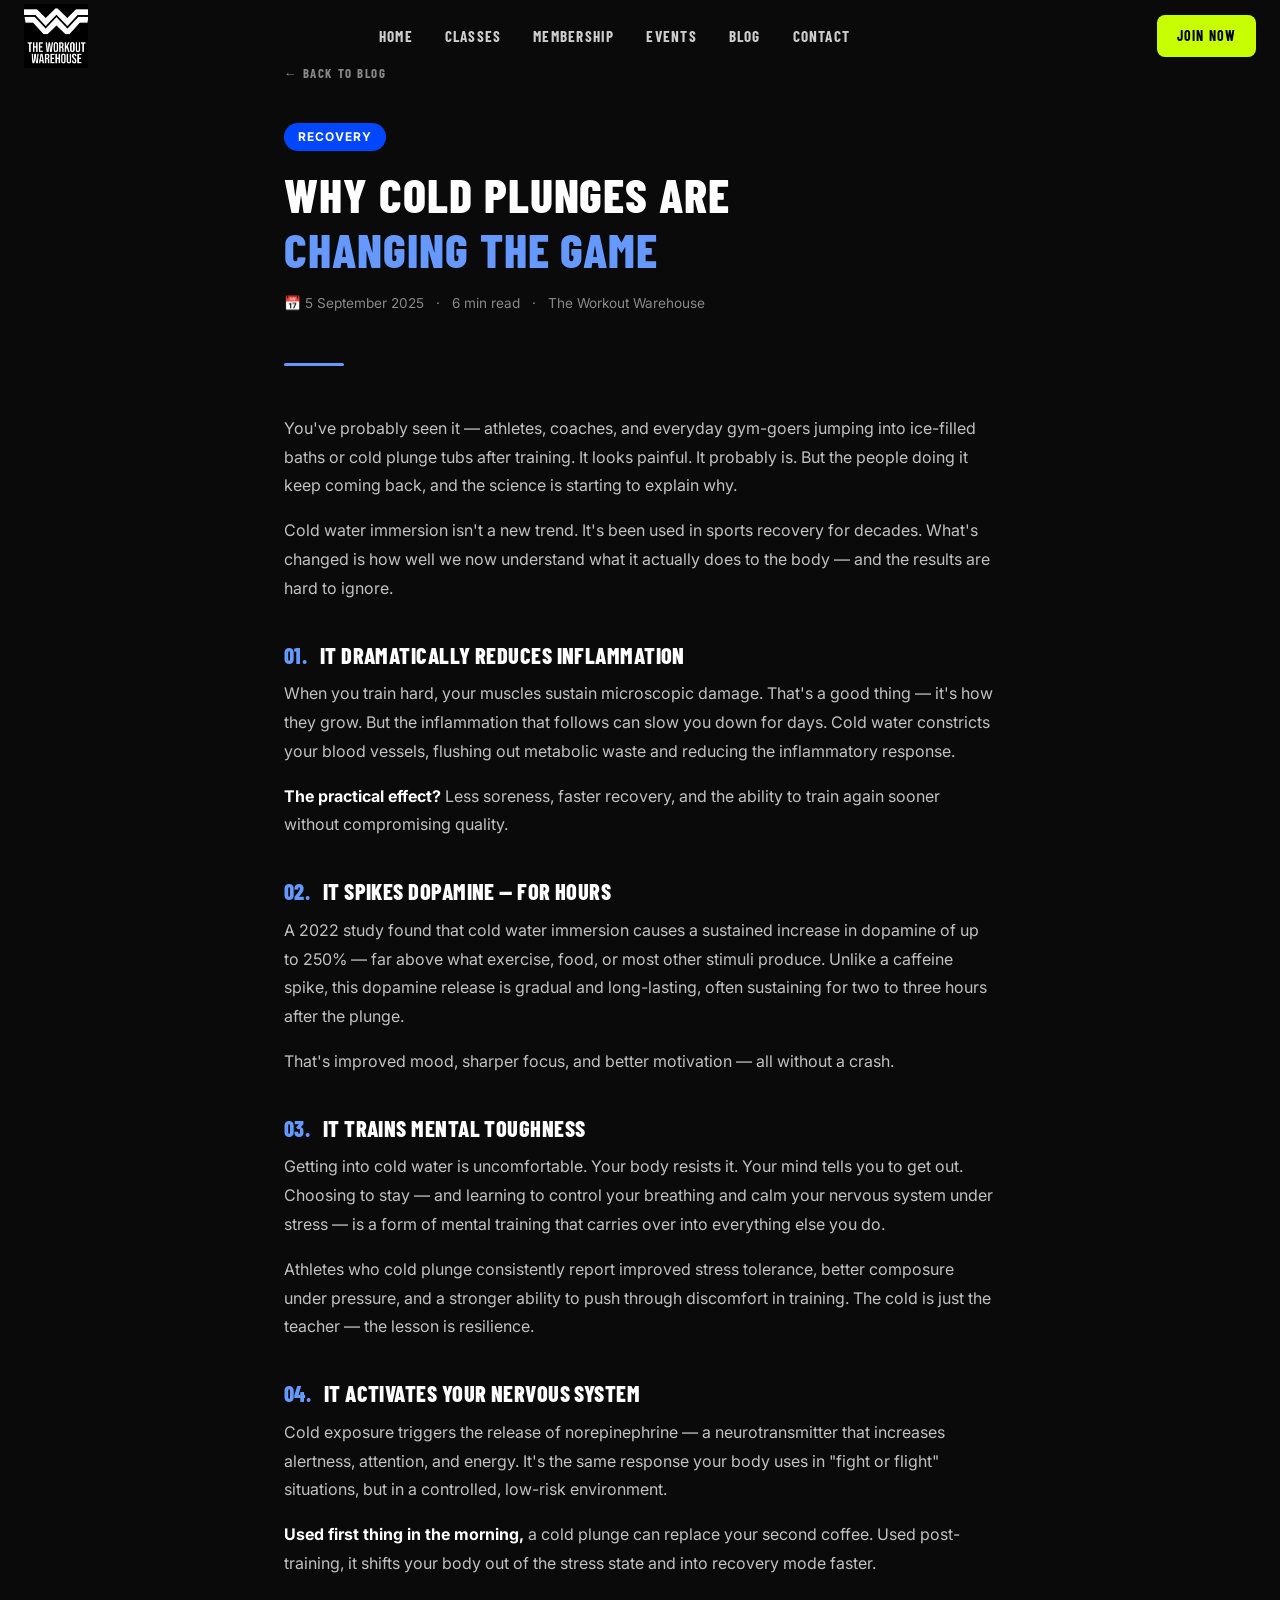
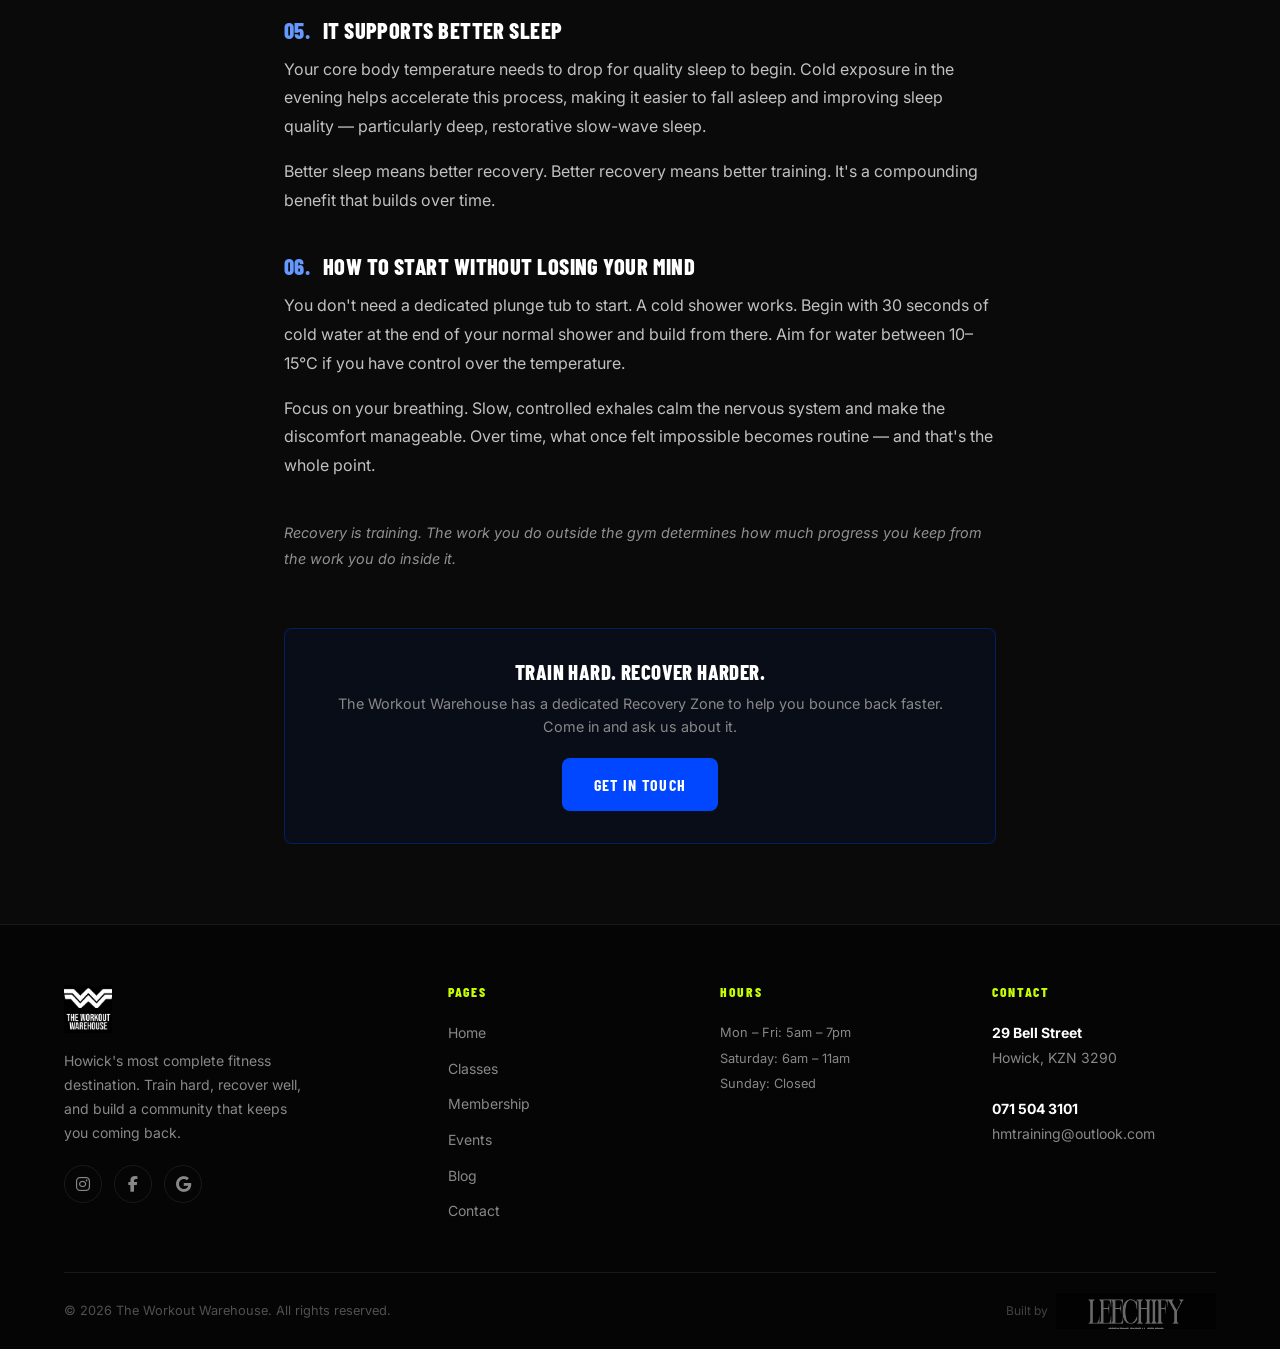
<file: blog-cold-plunge.html>
<!DOCTYPE html>
<html lang="en">
<head>
  <meta charset="UTF-8" />
  <meta name="viewport" content="width=device-width, initial-scale=1.0" />
  <title>Why Cold Plunges Are Changing the Game — The Workout Warehouse</title>
  <meta name="description" content="The science behind cold water immersion and why athletes across the world are making it a non-negotiable recovery tool." />
  <link rel="stylesheet" href="css/styles.css" />
  <link rel="stylesheet" href="https://cdnjs.cloudflare.com/ajax/libs/font-awesome/6.5.0/css/all.min.css" />
  <link rel="icon" type="image/png" href="Logo.png" />
  <style>
    .article-wrap {
      max-width: 760px;
      margin: 0 auto;
      padding: 60px 24px 80px;
    }
    .article-back {
      display: inline-flex;
      align-items: center;
      gap: 8px;
      font-family: var(--font-head);
      font-size: 0.8rem;
      font-weight: 700;
      letter-spacing: 0.12em;
      text-transform: uppercase;
      color: var(--muted);
      text-decoration: none;
      margin-bottom: 40px;
      transition: color 0.2s;
    }
    .article-back:hover { color: #6699ff; }
    .article-tag { margin-bottom: 16px; }
    .article-title {
      font-size: clamp(2rem, 5vw, 3rem);
      line-height: 1.15;
      margin-bottom: 16px;
    }
    .article-meta {
      font-size: 0.85rem;
      color: var(--muted);
      margin-bottom: 48px;
      display: flex;
      gap: 12px;
      flex-wrap: wrap;
    }
    .article-divider {
      width: 60px;
      height: 3px;
      background: #6699ff;
      border-radius: 2px;
      margin-bottom: 48px;
    }
    .article-body h2 {
      font-size: 1.4rem;
      margin: 40px 0 12px;
      color: #fff;
    }
    .article-body h2 .num {
      color: #6699ff;
      margin-right: 8px;
    }
    .article-body p {
      font-size: 1rem;
      line-height: 1.8;
      color: rgba(255,255,255,0.75);
      margin-bottom: 16px;
    }
    .article-body strong { color: #fff; }
    .article-cta {
      margin-top: 56px;
      padding: 32px;
      border: 1px solid rgba(0,71,255,0.3);
      border-radius: var(--radius);
      background: rgba(0,71,255,0.06);
      text-align: center;
    }
    .article-cta h3 { font-size: 1.3rem; margin-bottom: 8px; }
    .article-cta p { color: var(--muted); font-size: 0.9rem; margin-bottom: 20px; }
  </style>
</head>
<body>

  <!-- ========== HEADER ========== -->
  <header class="site-header" id="site-header">
    <a href="index.html" class="header-logo">
      <img src="Logo.png" alt="The Workout Warehouse" />
    </a>
    <nav class="nav-links">
      <a href="index.html">Home</a>
      <a href="classes.html">Classes</a>
      <a href="membership.html">Membership</a>
      <a href="levelup.html">Events</a>
      <a href="blog.html">Blog</a>
      <a href="contact.html">Contact</a>
    </nav>
    <a href="membership.html" class="btn btn-primary btn-sm header-cta">Join Now</a>
    <button class="hamburger" aria-label="Toggle menu">
      <span></span><span></span><span></span>
    </button>
  </header>

  <nav class="mobile-nav">
    <a href="index.html">Home</a>
    <a href="classes.html">Classes</a>
    <a href="membership.html">Membership</a>
    <a href="levelup.html">Events</a>
    <a href="blog.html">Blog</a>
    <a href="contact.html">Contact</a>
    <a href="membership.html" class="btn btn-primary">Join Now</a>
  </nav>

  <main>
    <div style="background: var(--bg);">
      <div class="article-wrap">

        <a href="blog.html" class="article-back">← Back to Blog</a>

        <div class="article-tag">
          <span class="tag tag-blue">Recovery</span>
        </div>

        <h1 class="article-title">Why Cold Plunges Are<br><span style="color: #6699ff;">Changing the Game</span></h1>

        <div class="article-meta">
          <span>📅 5 September 2025</span>
          <span>·</span>
          <span>6 min read</span>
          <span>·</span>
          <span>The Workout Warehouse</span>
        </div>

        <div class="article-divider"></div>

        <div class="article-body">

          <p>You've probably seen it — athletes, coaches, and everyday gym-goers jumping into ice-filled baths or cold plunge tubs after training. It looks painful. It probably is. But the people doing it keep coming back, and the science is starting to explain why.</p>

          <p>Cold water immersion isn't a new trend. It's been used in sports recovery for decades. What's changed is how well we now understand what it actually does to the body — and the results are hard to ignore.</p>

          <h2><span class="num">01.</span> It Dramatically Reduces Inflammation</h2>
          <p>When you train hard, your muscles sustain microscopic damage. That's a good thing — it's how they grow. But the inflammation that follows can slow you down for days. Cold water constricts your blood vessels, flushing out metabolic waste and reducing the inflammatory response.</p>
          <p><strong>The practical effect?</strong> Less soreness, faster recovery, and the ability to train again sooner without compromising quality.</p>

          <h2><span class="num">02.</span> It Spikes Dopamine — For Hours</h2>
          <p>A 2022 study found that cold water immersion causes a sustained increase in dopamine of up to 250% — far above what exercise, food, or most other stimuli produce. Unlike a caffeine spike, this dopamine release is gradual and long-lasting, often sustaining for two to three hours after the plunge.</p>
          <p>That's improved mood, sharper focus, and better motivation — all without a crash.</p>

          <h2><span class="num">03.</span> It Trains Mental Toughness</h2>
          <p>Getting into cold water is uncomfortable. Your body resists it. Your mind tells you to get out. Choosing to stay — and learning to control your breathing and calm your nervous system under stress — is a form of mental training that carries over into everything else you do.</p>
          <p>Athletes who cold plunge consistently report improved stress tolerance, better composure under pressure, and a stronger ability to push through discomfort in training. The cold is just the teacher — the lesson is resilience.</p>

          <h2><span class="num">04.</span> It Activates Your Nervous System</h2>
          <p>Cold exposure triggers the release of norepinephrine — a neurotransmitter that increases alertness, attention, and energy. It's the same response your body uses in "fight or flight" situations, but in a controlled, low-risk environment.</p>
          <p><strong>Used first thing in the morning,</strong> a cold plunge can replace your second coffee. Used post-training, it shifts your body out of the stress state and into recovery mode faster.</p>

          <h2><span class="num">05.</span> It Supports Better Sleep</h2>
          <p>Your core body temperature needs to drop for quality sleep to begin. Cold exposure in the evening helps accelerate this process, making it easier to fall asleep and improving sleep quality — particularly deep, restorative slow-wave sleep.</p>
          <p>Better sleep means better recovery. Better recovery means better training. It's a compounding benefit that builds over time.</p>

          <h2><span class="num">06.</span> How to Start Without Losing Your Mind</h2>
          <p>You don't need a dedicated plunge tub to start. A cold shower works. Begin with 30 seconds of cold water at the end of your normal shower and build from there. Aim for water between 10–15°C if you have control over the temperature.</p>
          <p>Focus on your breathing. Slow, controlled exhales calm the nervous system and make the discomfort manageable. Over time, what once felt impossible becomes routine — and that's the whole point.</p>

          <p style="margin-top: 40px; color: rgba(255,255,255,0.55); font-size: 0.9rem; font-style: italic;">Recovery is training. The work you do outside the gym determines how much progress you keep from the work you do inside it.</p>

        </div>

        <div class="article-cta">
          <h3>Train Hard. Recover Harder.</h3>
          <p>The Workout Warehouse has a dedicated Recovery Zone to help you bounce back faster. Come in and ask us about it.</p>
          <a href="contact.html" class="btn btn-blue">Get in Touch</a>
        </div>

      </div>
    </div>
  </main>

  <!-- ========== FOOTER ========== -->
  <footer class="site-footer">
    <div class="container">
      <div class="footer-grid">
        <div class="footer-brand">
          <img src="Logo.png" alt="The Workout Warehouse" />
          <p>Howick's most complete fitness destination. Train hard, recover well, and build a community that keeps you coming back.</p>
          <div class="footer-social">
            <a href="https://www.instagram.com/the.workout.warehouse" target="_blank" rel="noopener" aria-label="Instagram"><i class="fa-brands fa-instagram"></i></a>
            <a href="https://www.facebook.com/share/1EjubJLeHB/" target="_blank" rel="noopener" aria-label="Facebook"><i class="fa-brands fa-facebook-f"></i></a>
            <a href="https://share.google/mesvVrDXHMTG3f7lh" target="_blank" rel="noopener" aria-label="Google"><i class="fa-brands fa-google"></i></a>
          </div>
        </div>
        <div class="footer-col">
          <h4>Pages</h4>
          <ul>
            <li><a href="index.html">Home</a></li>
            <li><a href="classes.html">Classes</a></li>
            <li><a href="membership.html">Membership</a></li>
            <li><a href="levelup.html">Events</a></li>
            <li><a href="blog.html">Blog</a></li>
            <li><a href="contact.html">Contact</a></li>
          </ul>
        </div>
        <div class="footer-col">
          <h4>Hours</h4>
          <address style="font-size: 0.8rem; color: var(--muted); line-height: 2;">
            Mon – Fri: 5am – 7pm<br>
            Saturday: 6am – 11am<br>
            Sunday: Closed
          </address>
        </div>
        <div class="footer-col">
          <h4>Contact</h4>
          <address>
            <strong>29 Bell Street</strong><br>
            Howick, KZN 3290<br><br>
            <strong><a href="tel:0715043101">071 504 3101</a></strong><br>
            <a href="mailto:hmtraining@outlook.com">hmtraining@outlook.com</a>
          </address>
        </div>
      </div>
      <div class="footer-bottom">
        <p>© 2026 The Workout Warehouse. All rights reserved.</p>
        <a href="https://leechify.com" target="_blank" rel="noopener" style="display: flex; align-items: center; gap: 8px; opacity: 0.4; transition: opacity 0.3s;" onmouseover="this.style.opacity=0.8" onmouseout="this.style.opacity=0.4"><span style="font-size: 0.75rem; color: rgba(255,255,255,0.6); font-family: var(--font-body);">Built by</span><img src="leechify-logo.webp" alt="Leechify" style="height: 36px; width: 160px; object-fit: cover; object-position: center 47%; filter: saturate(0) brightness(5);" /></a>
      </div>
    </div>
  </footer>

  <script src="js/main.js"></script>
</body>
</html>
</file>
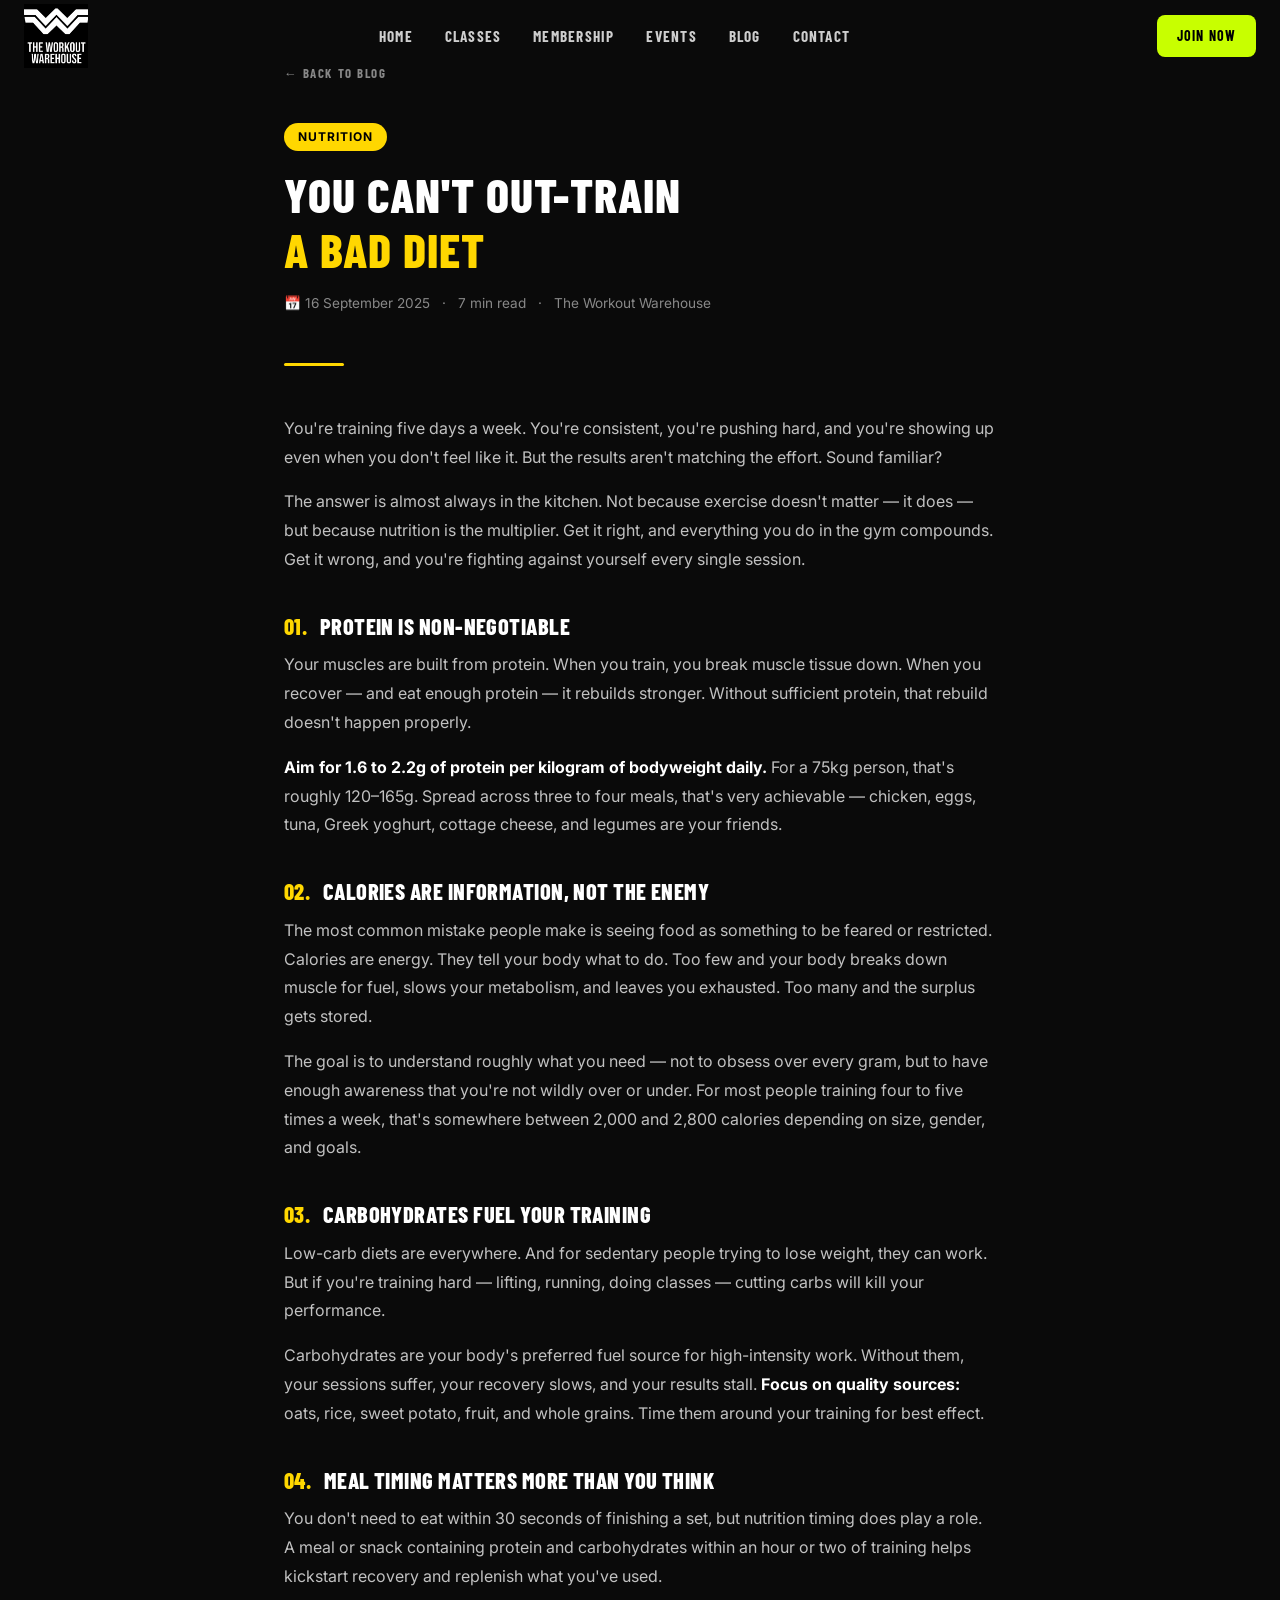
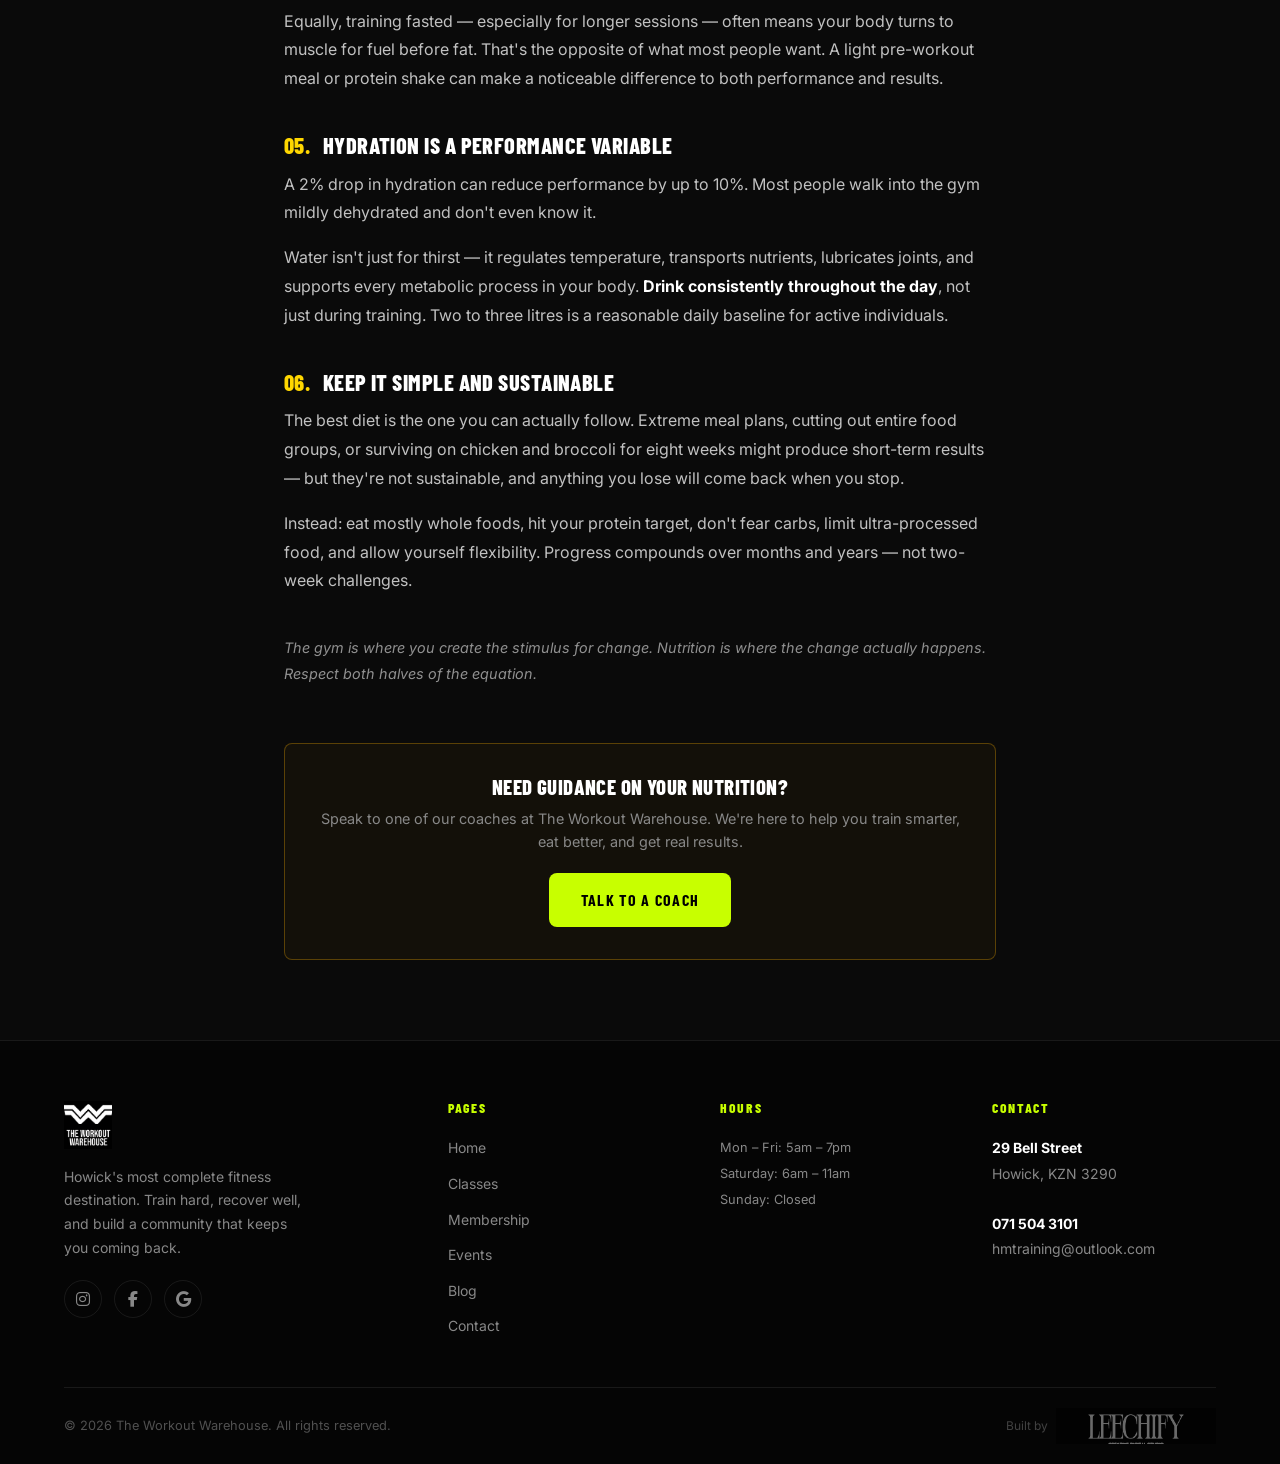
<file: blog-nutrition.html>
<!DOCTYPE html>
<html lang="en">
<head>
  <meta charset="UTF-8" />
  <meta name="viewport" content="width=device-width, initial-scale=1.0" />
  <title>You Can't Out-Train a Bad Diet — The Workout Warehouse</title>
  <meta name="description" content="What you put in your body matters as much as what you do with it. Simple, sustainable eating habits that get results." />
  <link rel="stylesheet" href="css/styles.css" />
  <link rel="stylesheet" href="https://cdnjs.cloudflare.com/ajax/libs/font-awesome/6.5.0/css/all.min.css" />
  <link rel="icon" type="image/png" href="Logo.png" />
  <style>
    .article-wrap {
      max-width: 760px;
      margin: 0 auto;
      padding: 60px 24px 80px;
    }
    .article-back {
      display: inline-flex;
      align-items: center;
      gap: 8px;
      font-family: var(--font-head);
      font-size: 0.8rem;
      font-weight: 700;
      letter-spacing: 0.12em;
      text-transform: uppercase;
      color: var(--muted);
      text-decoration: none;
      margin-bottom: 40px;
      transition: color 0.2s;
    }
    .article-back:hover { color: var(--neon-gold); }
    .article-tag { margin-bottom: 16px; }
    .article-title {
      font-size: clamp(2rem, 5vw, 3rem);
      line-height: 1.15;
      margin-bottom: 16px;
    }
    .article-meta {
      font-size: 0.85rem;
      color: var(--muted);
      margin-bottom: 48px;
      display: flex;
      gap: 12px;
      flex-wrap: wrap;
    }
    .article-divider {
      width: 60px;
      height: 3px;
      background: var(--neon-gold);
      border-radius: 2px;
      margin-bottom: 48px;
    }
    .article-body h2 {
      font-size: 1.4rem;
      margin: 40px 0 12px;
      color: #fff;
    }
    .article-body h2 .num {
      color: var(--neon-gold);
      margin-right: 8px;
    }
    .article-body p {
      font-size: 1rem;
      line-height: 1.8;
      color: rgba(255,255,255,0.75);
      margin-bottom: 16px;
    }
    .article-body strong { color: #fff; }
    .article-cta {
      margin-top: 56px;
      padding: 32px;
      border: 1px solid rgba(255,180,0,0.3);
      border-radius: var(--radius);
      background: rgba(255,180,0,0.04);
      text-align: center;
    }
    .article-cta h3 { font-size: 1.3rem; margin-bottom: 8px; }
    .article-cta p { color: var(--muted); font-size: 0.9rem; margin-bottom: 20px; }
  </style>
</head>
<body>

  <!-- ========== HEADER ========== -->
  <header class="site-header" id="site-header">
    <a href="index.html" class="header-logo">
      <img src="Logo.png" alt="The Workout Warehouse" />
    </a>
    <nav class="nav-links">
      <a href="index.html">Home</a>
      <a href="classes.html">Classes</a>
      <a href="membership.html">Membership</a>
      <a href="levelup.html">Events</a>
      <a href="blog.html">Blog</a>
      <a href="contact.html">Contact</a>
    </nav>
    <a href="membership.html" class="btn btn-primary btn-sm header-cta">Join Now</a>
    <button class="hamburger" aria-label="Toggle menu">
      <span></span><span></span><span></span>
    </button>
  </header>

  <nav class="mobile-nav">
    <a href="index.html">Home</a>
    <a href="classes.html">Classes</a>
    <a href="membership.html">Membership</a>
    <a href="levelup.html">Events</a>
    <a href="blog.html">Blog</a>
    <a href="contact.html">Contact</a>
    <a href="membership.html" class="btn btn-primary">Join Now</a>
  </nav>

  <main>
    <div style="background: var(--bg);">
      <div class="article-wrap">

        <a href="blog.html" class="article-back">← Back to Blog</a>

        <div class="article-tag">
          <span class="tag tag-gold">Nutrition</span>
        </div>

        <h1 class="article-title">You Can't Out-Train<br><span style="color: var(--neon-gold);">a Bad Diet</span></h1>

        <div class="article-meta">
          <span>📅 16 September 2025</span>
          <span>·</span>
          <span>7 min read</span>
          <span>·</span>
          <span>The Workout Warehouse</span>
        </div>

        <div class="article-divider"></div>

        <div class="article-body">

          <p>You're training five days a week. You're consistent, you're pushing hard, and you're showing up even when you don't feel like it. But the results aren't matching the effort. Sound familiar?</p>

          <p>The answer is almost always in the kitchen. Not because exercise doesn't matter — it does — but because nutrition is the multiplier. Get it right, and everything you do in the gym compounds. Get it wrong, and you're fighting against yourself every single session.</p>

          <h2><span class="num">01.</span> Protein Is Non-Negotiable</h2>
          <p>Your muscles are built from protein. When you train, you break muscle tissue down. When you recover — and eat enough protein — it rebuilds stronger. Without sufficient protein, that rebuild doesn't happen properly.</p>
          <p><strong>Aim for 1.6 to 2.2g of protein per kilogram of bodyweight daily.</strong> For a 75kg person, that's roughly 120–165g. Spread across three to four meals, that's very achievable — chicken, eggs, tuna, Greek yoghurt, cottage cheese, and legumes are your friends.</p>

          <h2><span class="num">02.</span> Calories Are Information, Not the Enemy</h2>
          <p>The most common mistake people make is seeing food as something to be feared or restricted. Calories are energy. They tell your body what to do. Too few and your body breaks down muscle for fuel, slows your metabolism, and leaves you exhausted. Too many and the surplus gets stored.</p>
          <p>The goal is to understand roughly what you need — not to obsess over every gram, but to have enough awareness that you're not wildly over or under. For most people training four to five times a week, that's somewhere between 2,000 and 2,800 calories depending on size, gender, and goals.</p>

          <h2><span class="num">03.</span> Carbohydrates Fuel Your Training</h2>
          <p>Low-carb diets are everywhere. And for sedentary people trying to lose weight, they can work. But if you're training hard — lifting, running, doing classes — cutting carbs will kill your performance.</p>
          <p>Carbohydrates are your body's preferred fuel source for high-intensity work. Without them, your sessions suffer, your recovery slows, and your results stall. <strong>Focus on quality sources:</strong> oats, rice, sweet potato, fruit, and whole grains. Time them around your training for best effect.</p>

          <h2><span class="num">04.</span> Meal Timing Matters More Than You Think</h2>
          <p>You don't need to eat within 30 seconds of finishing a set, but nutrition timing does play a role. A meal or snack containing protein and carbohydrates within an hour or two of training helps kickstart recovery and replenish what you've used.</p>
          <p>Equally, training fasted — especially for longer sessions — often means your body turns to muscle for fuel before fat. That's the opposite of what most people want. A light pre-workout meal or protein shake can make a noticeable difference to both performance and results.</p>

          <h2><span class="num">05.</span> Hydration Is a Performance Variable</h2>
          <p>A 2% drop in hydration can reduce performance by up to 10%. Most people walk into the gym mildly dehydrated and don't even know it.</p>
          <p>Water isn't just for thirst — it regulates temperature, transports nutrients, lubricates joints, and supports every metabolic process in your body. <strong>Drink consistently throughout the day</strong>, not just during training. Two to three litres is a reasonable daily baseline for active individuals.</p>

          <h2><span class="num">06.</span> Keep It Simple and Sustainable</h2>
          <p>The best diet is the one you can actually follow. Extreme meal plans, cutting out entire food groups, or surviving on chicken and broccoli for eight weeks might produce short-term results — but they're not sustainable, and anything you lose will come back when you stop.</p>
          <p>Instead: eat mostly whole foods, hit your protein target, don't fear carbs, limit ultra-processed food, and allow yourself flexibility. Progress compounds over months and years — not two-week challenges.</p>

          <p style="margin-top: 40px; color: rgba(255,255,255,0.55); font-size: 0.9rem; font-style: italic;">The gym is where you create the stimulus for change. Nutrition is where the change actually happens. Respect both halves of the equation.</p>

        </div>

        <div class="article-cta">
          <h3>Need Guidance on Your Nutrition?</h3>
          <p>Speak to one of our coaches at The Workout Warehouse. We're here to help you train smarter, eat better, and get real results.</p>
          <a href="contact.html" class="btn btn-primary">Talk to a Coach</a>
        </div>

      </div>
    </div>
  </main>

  <!-- ========== FOOTER ========== -->
  <footer class="site-footer">
    <div class="container">
      <div class="footer-grid">
        <div class="footer-brand">
          <img src="Logo.png" alt="The Workout Warehouse" />
          <p>Howick's most complete fitness destination. Train hard, recover well, and build a community that keeps you coming back.</p>
          <div class="footer-social">
            <a href="https://www.instagram.com/the.workout.warehouse" target="_blank" rel="noopener" aria-label="Instagram"><i class="fa-brands fa-instagram"></i></a>
            <a href="https://www.facebook.com/share/1EjubJLeHB/" target="_blank" rel="noopener" aria-label="Facebook"><i class="fa-brands fa-facebook-f"></i></a>
            <a href="https://share.google/mesvVrDXHMTG3f7lh" target="_blank" rel="noopener" aria-label="Google"><i class="fa-brands fa-google"></i></a>
          </div>
        </div>
        <div class="footer-col">
          <h4>Pages</h4>
          <ul>
            <li><a href="index.html">Home</a></li>
            <li><a href="classes.html">Classes</a></li>
            <li><a href="membership.html">Membership</a></li>
            <li><a href="levelup.html">Events</a></li>
            <li><a href="blog.html">Blog</a></li>
            <li><a href="contact.html">Contact</a></li>
          </ul>
        </div>
        <div class="footer-col">
          <h4>Hours</h4>
          <address style="font-size: 0.8rem; color: var(--muted); line-height: 2;">
            Mon – Fri: 5am – 7pm<br>
            Saturday: 6am – 11am<br>
            Sunday: Closed
          </address>
        </div>
        <div class="footer-col">
          <h4>Contact</h4>
          <address>
            <strong>29 Bell Street</strong><br>
            Howick, KZN 3290<br><br>
            <strong><a href="tel:0715043101">071 504 3101</a></strong><br>
            <a href="mailto:hmtraining@outlook.com">hmtraining@outlook.com</a>
          </address>
        </div>
      </div>
      <div class="footer-bottom">
        <p>© 2026 The Workout Warehouse. All rights reserved.</p>
        <a href="https://leechify.com" target="_blank" rel="noopener" style="display: flex; align-items: center; gap: 8px; opacity: 0.4; transition: opacity 0.3s;" onmouseover="this.style.opacity=0.8" onmouseout="this.style.opacity=0.4"><span style="font-size: 0.75rem; color: rgba(255,255,255,0.6); font-family: var(--font-body);">Built by</span><img src="leechify-logo.webp" alt="Leechify" style="height: 36px; width: 160px; object-fit: cover; object-position: center 47%; filter: saturate(0) brightness(5);" /></a>
      </div>
    </div>
  </footer>

  <script src="js/main.js"></script>
</body>
</html>
</file>
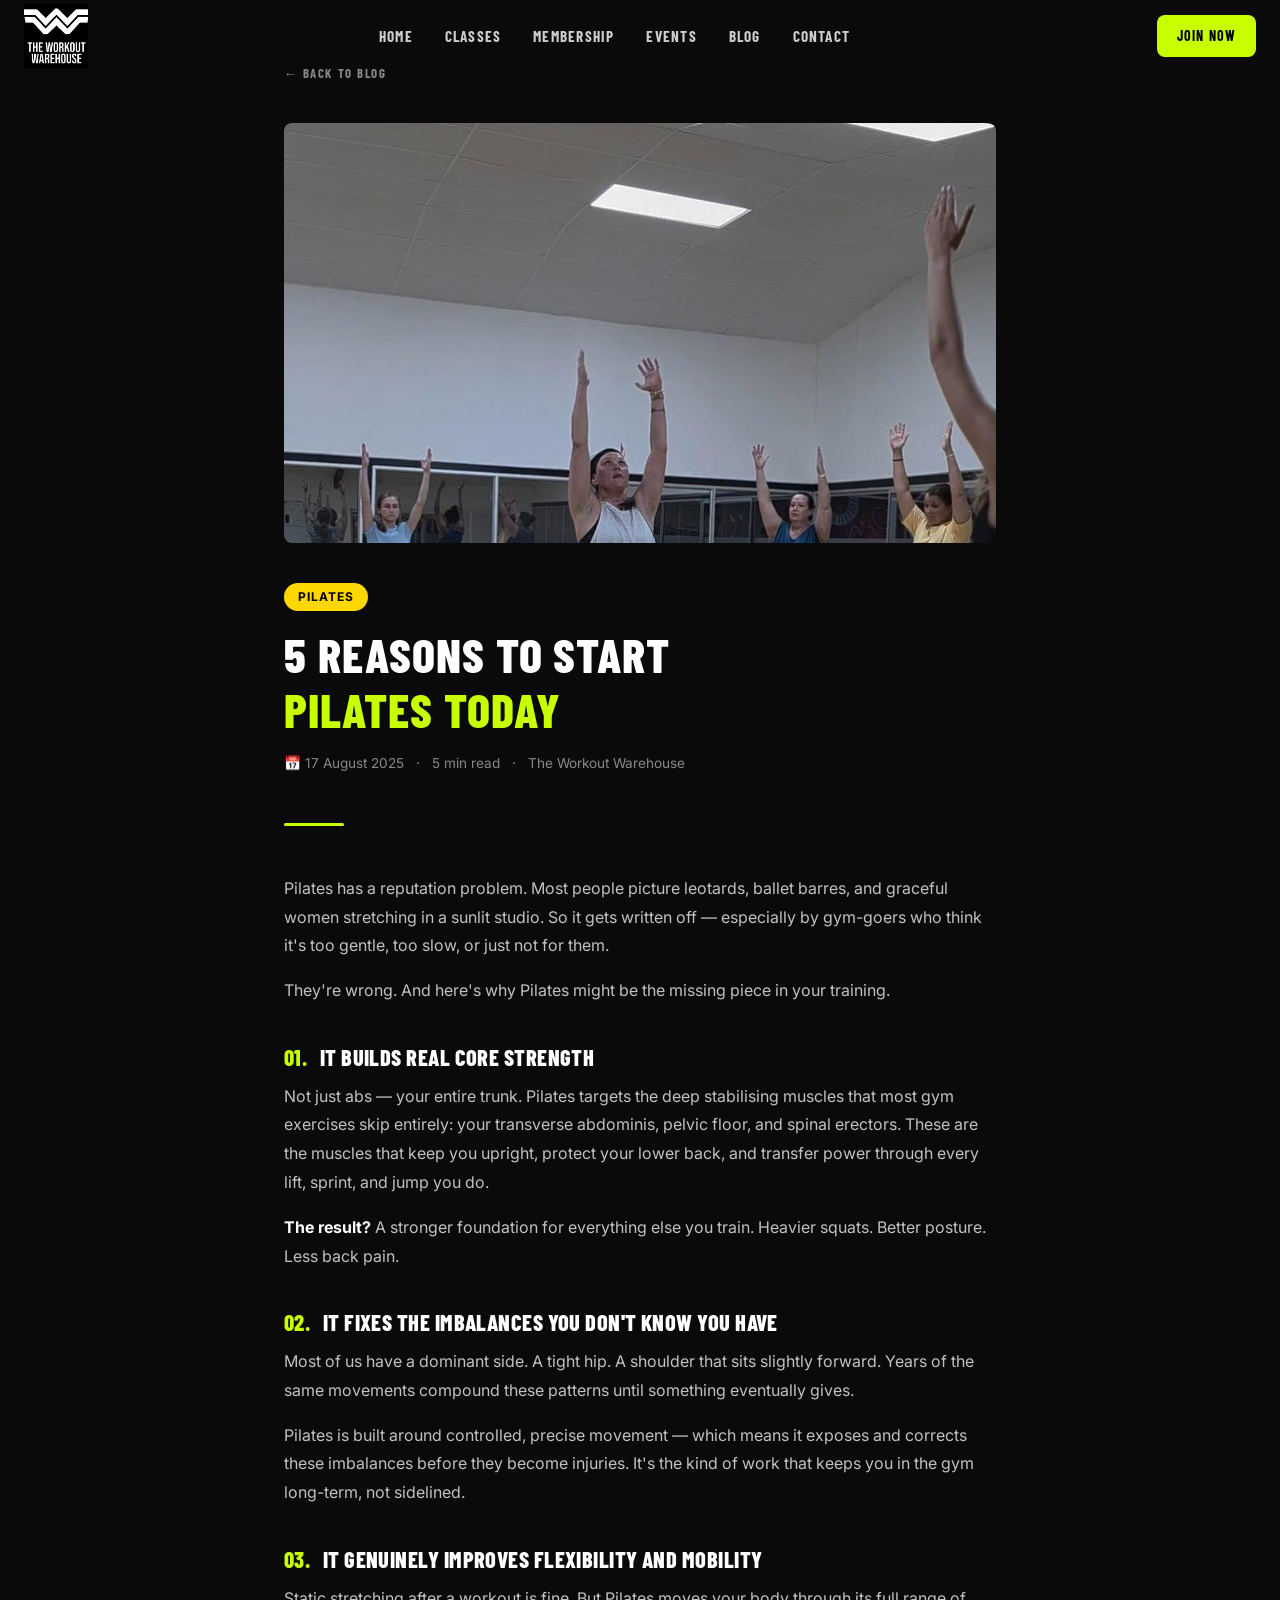
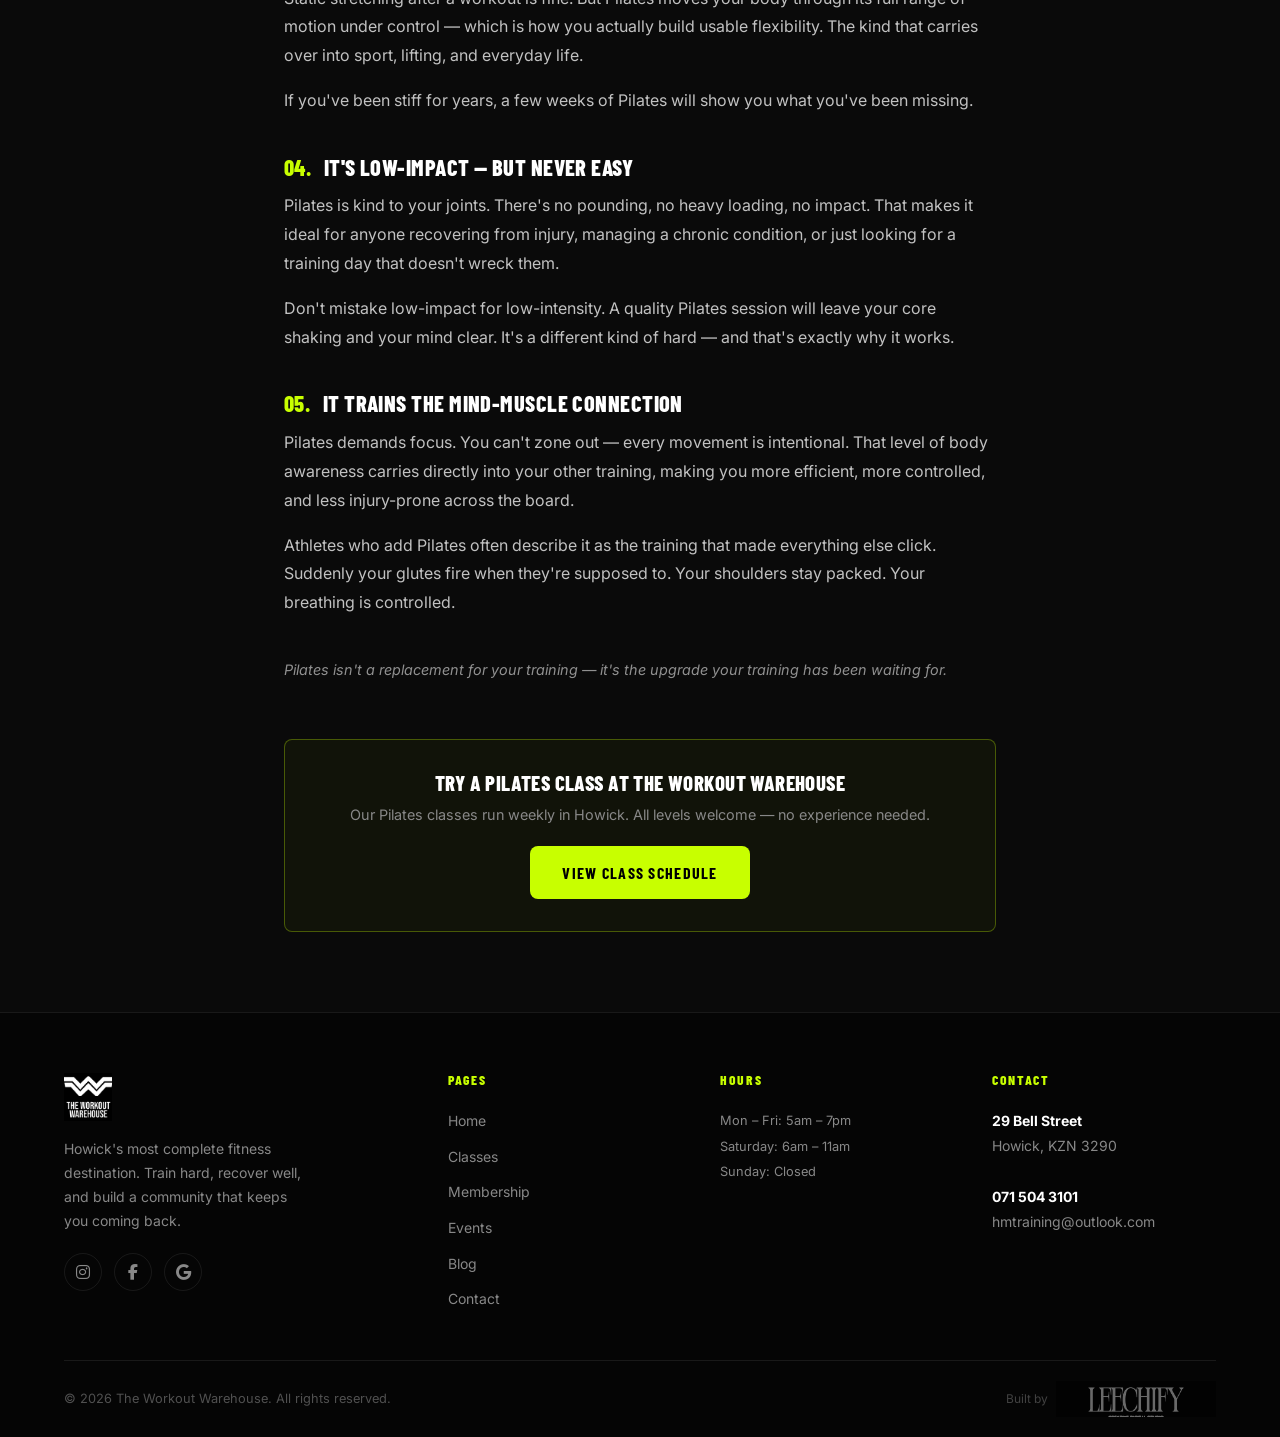
<file: blog-pilates.html>
<!DOCTYPE html>
<html lang="en">
<head>
  <meta charset="UTF-8" />
  <meta name="viewport" content="width=device-width, initial-scale=1.0" />
  <title>5 Reasons to Start Pilates Today — The Workout Warehouse</title>
  <meta name="description" content="Think Pilates is just for dancers? Think again. Here are 5 compelling reasons why Pilates should be in every gym-goer's routine." />
  <link rel="stylesheet" href="css/styles.css" />
  <link rel="stylesheet" href="https://cdnjs.cloudflare.com/ajax/libs/font-awesome/6.5.0/css/all.min.css" />
  <link rel="icon" type="image/png" href="Logo.png" />
  <style>
    .article-wrap {
      max-width: 760px;
      margin: 0 auto;
      padding: 60px 24px 80px;
    }
    .article-back {
      display: inline-flex;
      align-items: center;
      gap: 8px;
      font-family: var(--font-head);
      font-size: 0.8rem;
      font-weight: 700;
      letter-spacing: 0.12em;
      text-transform: uppercase;
      color: var(--muted);
      text-decoration: none;
      margin-bottom: 40px;
      transition: color 0.2s;
    }
    .article-back:hover { color: var(--neon-green); }
    .article-tag { margin-bottom: 16px; }
    .article-title {
      font-size: clamp(2rem, 5vw, 3rem);
      line-height: 1.15;
      margin-bottom: 16px;
    }
    .article-meta {
      font-size: 0.85rem;
      color: var(--muted);
      margin-bottom: 48px;
      display: flex;
      gap: 12px;
      flex-wrap: wrap;
    }
    .article-divider {
      width: 60px;
      height: 3px;
      background: var(--neon-green);
      border-radius: 2px;
      margin-bottom: 48px;
    }
    .article-body h2 {
      font-size: 1.4rem;
      margin: 40px 0 12px;
      color: #fff;
    }
    .article-body h2 .num {
      color: var(--neon-green);
      margin-right: 8px;
    }
    .article-body p {
      font-size: 1rem;
      line-height: 1.8;
      color: rgba(255,255,255,0.75);
      margin-bottom: 16px;
    }
    .article-body strong { color: #fff; }
    .article-cta {
      margin-top: 56px;
      padding: 32px;
      border: 1px solid var(--border-neon);
      border-radius: var(--radius);
      background: rgba(200,255,0,0.04);
      text-align: center;
    }
    .article-cta h3 { font-size: 1.3rem; margin-bottom: 8px; }
    .article-cta p { color: var(--muted); font-size: 0.9rem; margin-bottom: 20px; }
  </style>
</head>
<body>

  <!-- ========== HEADER ========== -->
  <header class="site-header" id="site-header">
    <a href="index.html" class="header-logo">
      <img src="Logo.png" alt="The Workout Warehouse" />
    </a>
    <nav class="nav-links">
      <a href="index.html">Home</a>
      <a href="classes.html">Classes</a>
      <a href="membership.html">Membership</a>
      <a href="levelup.html">Events</a>
      <a href="blog.html">Blog</a>
      <a href="contact.html">Contact</a>
    </nav>
    <a href="membership.html" class="btn btn-primary btn-sm header-cta">Join Now</a>
    <button class="hamburger" aria-label="Toggle menu">
      <span></span><span></span><span></span>
    </button>
  </header>

  <nav class="mobile-nav">
    <a href="index.html">Home</a>
    <a href="classes.html">Classes</a>
    <a href="membership.html">Membership</a>
    <a href="levelup.html">Events</a>
    <a href="blog.html">Blog</a>
    <a href="contact.html">Contact</a>
    <a href="membership.html" class="btn btn-primary">Join Now</a>
  </nav>

  <main>
    <div style="background: var(--bg);">
      <div class="article-wrap">

        <a href="blog.html" class="article-back">← Back to Blog</a>

        <div style="border-radius: var(--radius); overflow: hidden; margin-bottom: 40px; max-height: 420px;">
          <img src="Pilates1.jpeg" alt="Pilates at The Workout Warehouse" style="width: 100%; height: 100%; object-fit: cover; display: block;" />
        </div>

        <div class="article-tag">
          <span class="tag tag-gold">Pilates</span>
        </div>

        <h1 class="article-title">5 Reasons to Start<br><span class="neon-text">Pilates Today</span></h1>

        <div class="article-meta">
          <span>📅 17 August 2025</span>
          <span>·</span>
          <span>5 min read</span>
          <span>·</span>
          <span>The Workout Warehouse</span>
        </div>

        <div class="article-divider"></div>

        <div class="article-body">

          <p>Pilates has a reputation problem. Most people picture leotards, ballet barres, and graceful women stretching in a sunlit studio. So it gets written off — especially by gym-goers who think it's too gentle, too slow, or just not for them.</p>

          <p>They're wrong. And here's why Pilates might be the missing piece in your training.</p>

          <h2><span class="num">01.</span> It Builds Real Core Strength</h2>
          <p>Not just abs — your entire trunk. Pilates targets the deep stabilising muscles that most gym exercises skip entirely: your transverse abdominis, pelvic floor, and spinal erectors. These are the muscles that keep you upright, protect your lower back, and transfer power through every lift, sprint, and jump you do.</p>
          <p><strong>The result?</strong> A stronger foundation for everything else you train. Heavier squats. Better posture. Less back pain.</p>

          <h2><span class="num">02.</span> It Fixes the Imbalances You Don't Know You Have</h2>
          <p>Most of us have a dominant side. A tight hip. A shoulder that sits slightly forward. Years of the same movements compound these patterns until something eventually gives.</p>
          <p>Pilates is built around controlled, precise movement — which means it exposes and corrects these imbalances before they become injuries. It's the kind of work that keeps you in the gym long-term, not sidelined.</p>

          <h2><span class="num">03.</span> It Genuinely Improves Flexibility and Mobility</h2>
          <p>Static stretching after a workout is fine. But Pilates moves your body through its full range of motion under control — which is how you actually build usable flexibility. The kind that carries over into sport, lifting, and everyday life.</p>
          <p>If you've been stiff for years, a few weeks of Pilates will show you what you've been missing.</p>

          <h2><span class="num">04.</span> It's Low-Impact — But Never Easy</h2>
          <p>Pilates is kind to your joints. There's no pounding, no heavy loading, no impact. That makes it ideal for anyone recovering from injury, managing a chronic condition, or just looking for a training day that doesn't wreck them.</p>
          <p>Don't mistake low-impact for low-intensity. A quality Pilates session will leave your core shaking and your mind clear. It's a different kind of hard — and that's exactly why it works.</p>

          <h2><span class="num">05.</span> It Trains the Mind-Muscle Connection</h2>
          <p>Pilates demands focus. You can't zone out — every movement is intentional. That level of body awareness carries directly into your other training, making you more efficient, more controlled, and less injury-prone across the board.</p>
          <p>Athletes who add Pilates often describe it as the training that made everything else click. Suddenly your glutes fire when they're supposed to. Your shoulders stay packed. Your breathing is controlled.</p>

          <p style="margin-top: 40px; color: rgba(255,255,255,0.55); font-size: 0.9rem; font-style: italic;">Pilates isn't a replacement for your training — it's the upgrade your training has been waiting for.</p>

        </div>

        <div class="article-cta">
          <h3>Try a Pilates Class at The Workout Warehouse</h3>
          <p>Our Pilates classes run weekly in Howick. All levels welcome — no experience needed.</p>
          <a href="classes.html" class="btn btn-primary">View Class Schedule</a>
        </div>

      </div>
    </div>
  </main>

  <!-- ========== FOOTER ========== -->
  <footer class="site-footer">
    <div class="container">
      <div class="footer-grid">
        <div class="footer-brand">
          <img src="Logo.png" alt="The Workout Warehouse" />
          <p>Howick's most complete fitness destination. Train hard, recover well, and build a community that keeps you coming back.</p>
          <div class="footer-social">
            <a href="https://www.instagram.com/the.workout.warehouse" target="_blank" rel="noopener" aria-label="Instagram"><i class="fa-brands fa-instagram"></i></a>
            <a href="https://www.facebook.com/share/1EjubJLeHB/" target="_blank" rel="noopener" aria-label="Facebook"><i class="fa-brands fa-facebook-f"></i></a>
            <a href="https://share.google/mesvVrDXHMTG3f7lh" target="_blank" rel="noopener" aria-label="Google"><i class="fa-brands fa-google"></i></a>
          </div>
        </div>
        <div class="footer-col">
          <h4>Pages</h4>
          <ul>
            <li><a href="index.html">Home</a></li>
            <li><a href="classes.html">Classes</a></li>
            <li><a href="membership.html">Membership</a></li>
            <li><a href="levelup.html">Events</a></li>
            <li><a href="blog.html">Blog</a></li>
            <li><a href="contact.html">Contact</a></li>
          </ul>
        </div>
        <div class="footer-col">
          <h4>Hours</h4>
          <address style="font-size: 0.8rem; color: var(--muted); line-height: 2;">
            Mon – Fri: 5am – 7pm<br>
            Saturday: 6am – 11am<br>
            Sunday: Closed
          </address>
        </div>
        <div class="footer-col">
          <h4>Contact</h4>
          <address>
            <strong>29 Bell Street</strong><br>
            Howick, KZN 3290<br><br>
            <strong><a href="tel:0715043101">071 504 3101</a></strong><br>
            <a href="mailto:hmtraining@outlook.com">hmtraining@outlook.com</a>
          </address>
        </div>
      </div>
      <div class="footer-bottom">
        <p>© 2026 The Workout Warehouse. All rights reserved.</p>
        <a href="https://leechify.com" target="_blank" rel="noopener" style="display: flex; align-items: center; gap: 8px; opacity: 0.4; transition: opacity 0.3s;" onmouseover="this.style.opacity=0.8" onmouseout="this.style.opacity=0.4"><span style="font-size: 0.75rem; color: rgba(255,255,255,0.6); font-family: var(--font-body);">Built by</span><img src="leechify-logo.webp" alt="Leechify" style="height: 36px; width: 160px; object-fit: cover; object-position: center 47%; filter: saturate(0) brightness(5);" /></a>
      </div>
    </div>
  </footer>

  <script src="js/main.js"></script>
</body>
</html>
</file>
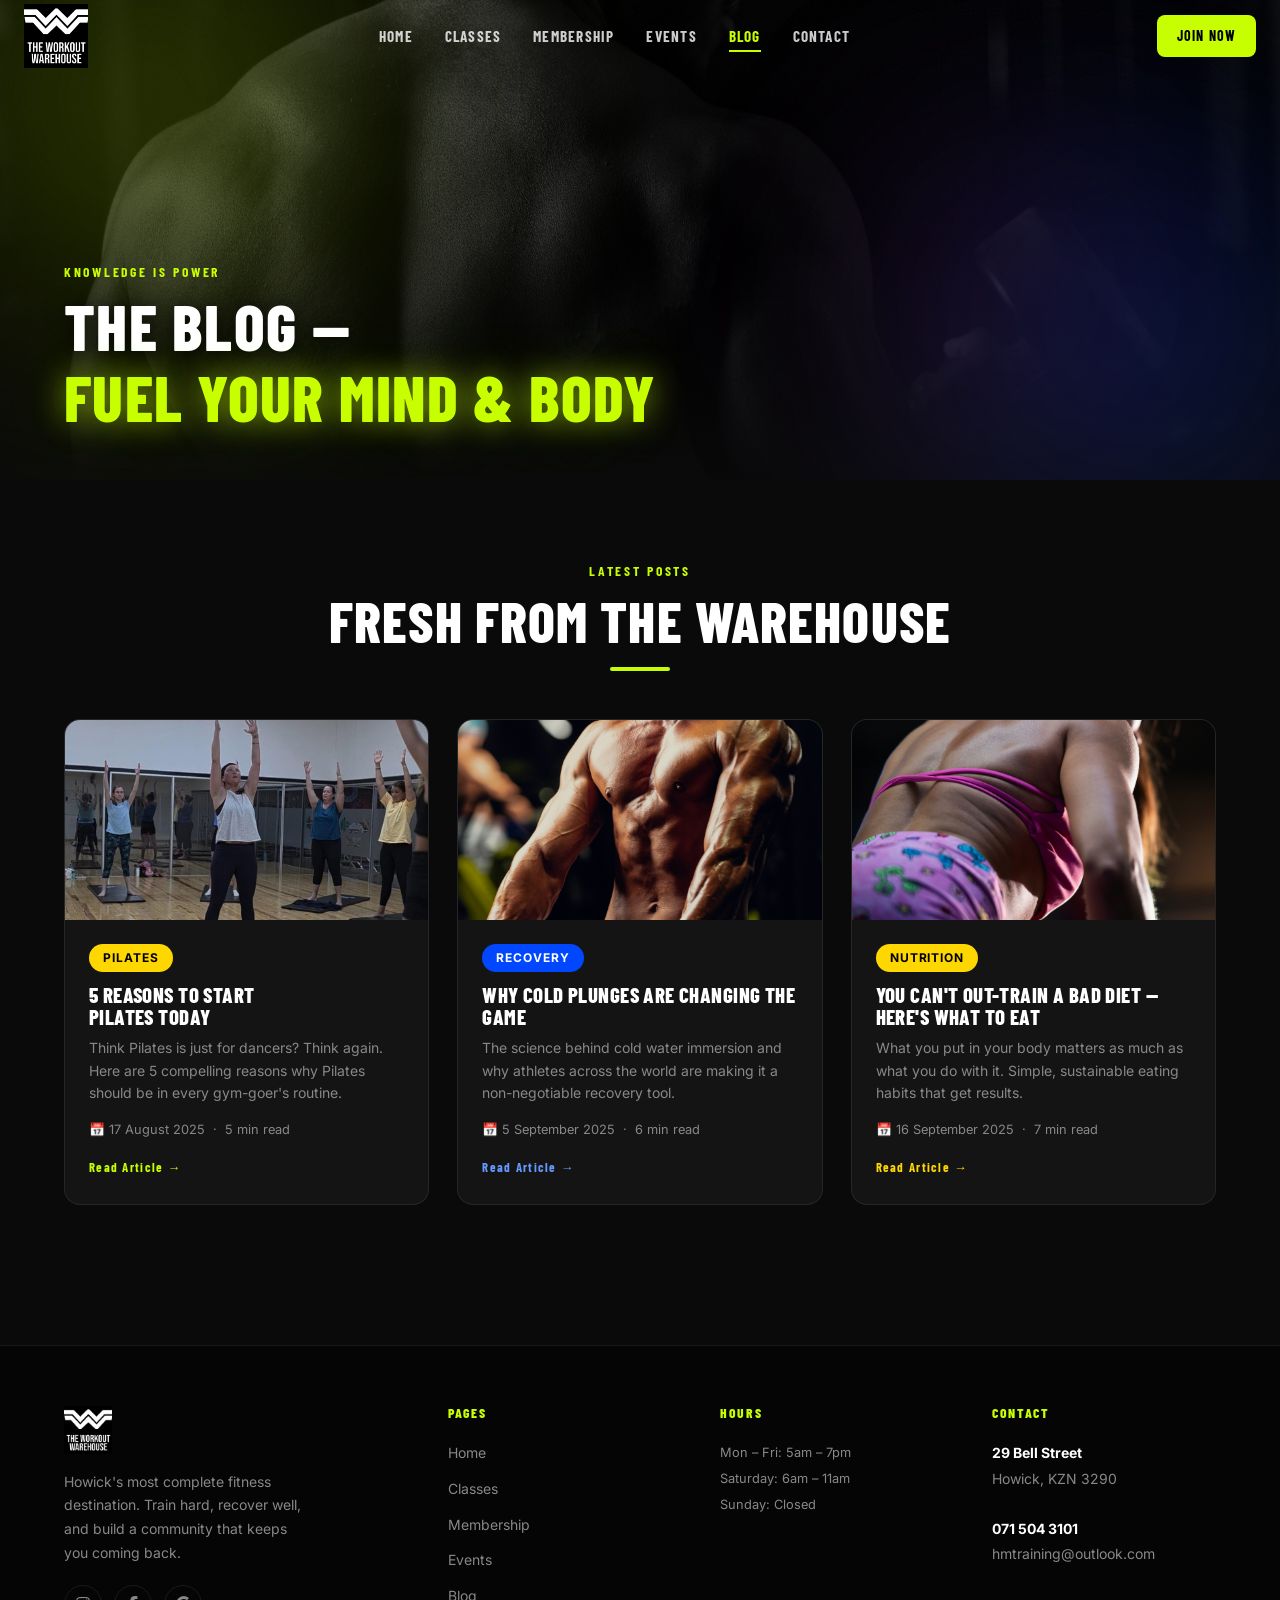
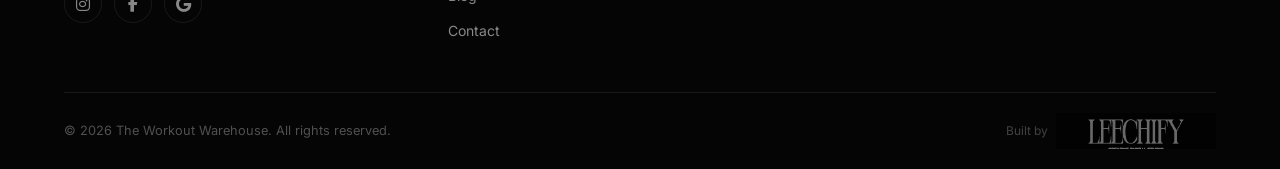
<file: blog.html>
<!DOCTYPE html>
<html lang="en">
<head>
  <meta charset="UTF-8" />
  <meta name="viewport" content="width=device-width, initial-scale=1.0" />
  <title>Blog — The Workout Warehouse</title>
  <meta name="description" content="Fitness tips, training advice, and inspiration from The Workout Warehouse team in Howick, KZN." />
  <link rel="stylesheet" href="css/styles.css" />
  <link rel="stylesheet" href="https://cdnjs.cloudflare.com/ajax/libs/font-awesome/6.5.0/css/all.min.css" />
  <link rel="icon" type="image/png" href="Logo.png" />
</head>
<body>

  <!-- ========== HEADER ========== -->
  <header class="site-header" id="site-header">
    <a href="index.html" class="header-logo">
      <img src="Logo.png" alt="The Workout Warehouse" />
    </a>
    <nav class="nav-links">
      <a href="index.html">Home</a>
      <a href="classes.html">Classes</a>
      <a href="membership.html">Membership</a>
      <a href="levelup.html">Events</a>
      <a href="blog.html">Blog</a>
      <a href="contact.html">Contact</a>
    </nav>
    <a href="membership.html" class="btn btn-primary btn-sm header-cta">Join Now</a>
    <button class="hamburger" aria-label="Toggle menu">
      <span></span><span></span><span></span>
    </button>
  </header>

  <nav class="mobile-nav">
    <a href="index.html">Home</a>
    <a href="classes.html">Classes</a>
    <a href="membership.html">Membership</a>
    <a href="levelup.html">Events</a>
    <a href="blog.html">Blog</a>
    <a href="contact.html">Contact</a>
    <a href="membership.html" class="btn btn-primary">Join Now</a>
  </nav>

  <main>

    <!-- ========== PAGE HERO ========== -->
    <section class="page-hero">
      <div class="hero-bg" style="background-image: url('Gym1.jpg');"></div>
      <div class="hero-overlay"></div>
      <div class="hero-blob hero-blob-1"></div>
      <div class="hero-blob hero-blob-2"></div>
      <div class="hero-blob hero-blob-3"></div>
      <div class="page-hero-content">
        <p class="eyebrow">Knowledge is Power</p>
        <h1>The Blog —<br><span class="neon-text">Fuel Your Mind &amp; Body</span></h1>
      </div>
    </section>

    <!-- ========== BLOG POST LISTING ========== -->
    <section class="section-pad" style="background: var(--bg);">
      <div class="container">
        <div class="section-header reveal">
          <p class="eyebrow">Latest Posts</p>
          <h2>Fresh from the Warehouse</h2>
          <div class="divider divider-center"></div>
        </div>

        <div class="blog-grid">
          <!-- Post 1 -->
          <a href="blog-pilates.html" class="blog-card reveal reveal-delay-1" style="grid-column: span 1; text-decoration: none; color: inherit; display: block;">
            <img src="Pilates1.jpeg" alt="5 Reasons to Start Pilates" loading="lazy" />
            <div class="blog-card-body">
              <span class="tag tag-gold">Pilates</span>
              <h3>5 Reasons to Start<br>Pilates Today</h3>
              <p>Think Pilates is just for dancers? Think again. Here are 5 compelling reasons why Pilates should be in every gym-goer's routine.</p>
              <div class="blog-card-meta">
                <span>📅 17 August 2025</span>
                <span>·</span>
                <span>5 min read</span>
              </div>
              <span style="display: inline-block; margin-top: 16px; font-family: var(--font-head); font-size: 0.8rem; font-weight: 700; letter-spacing: 0.1em; color: var(--neon-green);">Read Article →</span>
            </div>
          </a>

          <!-- Post 2 -->
          <a href="blog-cold-plunge.html" class="blog-card reveal reveal-delay-2" style="text-decoration: none; color: inherit; display: block;">
            <img src="Gym3.jpg" alt="Recovery tips" loading="lazy" />
            <div class="blog-card-body">
              <span class="tag tag-blue">Recovery</span>
              <h3>Why Cold Plunges Are Changing the Game</h3>
              <p>The science behind cold water immersion and why athletes across the world are making it a non-negotiable recovery tool.</p>
              <div class="blog-card-meta">
                <span>📅 5 September 2025</span>
                <span>·</span>
                <span>6 min read</span>
              </div>
              <span style="display: inline-block; margin-top: 16px; font-family: var(--font-head); font-size: 0.8rem; font-weight: 700; letter-spacing: 0.1em; color: #6699ff;">Read Article →</span>
            </div>
          </a>

          <!-- Post 3 -->
          <a href="blog-nutrition.html" class="blog-card reveal reveal-delay-3" style="text-decoration: none; color: inherit; display: block;">
            <img src="Gym5.jpg" alt="Nutrition tips" loading="lazy" />
            <div class="blog-card-body">
              <span class="tag tag-gold">Nutrition</span>
              <h3>You Can't Out-Train a Bad Diet — Here's What to Eat</h3>
              <p>What you put in your body matters as much as what you do with it. Simple, sustainable eating habits that get results.</p>
              <div class="blog-card-meta">
                <span>📅 16 September 2025</span>
                <span>·</span>
                <span>7 min read</span>
              </div>
              <span style="display: inline-block; margin-top: 16px; font-family: var(--font-head); font-size: 0.8rem; font-weight: 700; letter-spacing: 0.1em; color: var(--neon-gold);">Read Article →</span>
            </div>
          </a>
        </div>
      </div>
    </section>


  </main>

  <!-- ========== FOOTER ========== -->
  <footer class="site-footer">
    <div class="container">
      <div class="footer-grid">
        <div class="footer-brand">
          <img src="Logo.png" alt="The Workout Warehouse" />
          <p>Howick's most complete fitness destination. Train hard, recover well, and build a community that keeps you coming back.</p>
          <div class="footer-social">
            <a href="https://www.instagram.com/the.workout.warehouse" target="_blank" rel="noopener" aria-label="Instagram"><i class="fa-brands fa-instagram"></i></a>
            <a href="https://www.facebook.com/share/1EjubJLeHB/" target="_blank" rel="noopener" aria-label="Facebook"><i class="fa-brands fa-facebook-f"></i></a>
            <a href="https://share.google/mesvVrDXHMTG3f7lh" target="_blank" rel="noopener" aria-label="Google"><i class="fa-brands fa-google"></i></a>
          </div>
        </div>
        <div class="footer-col">
          <h4>Pages</h4>
          <ul>
            <li><a href="index.html">Home</a></li>
            <li><a href="classes.html">Classes</a></li>
            <li><a href="membership.html">Membership</a></li>
            <li><a href="levelup.html">Events</a></li>
            <li><a href="blog.html">Blog</a></li>
            <li><a href="contact.html">Contact</a></li>
          </ul>
        </div>
        <div class="footer-col">
          <h4>Hours</h4>
          <address style="font-size: 0.8rem; color: var(--muted); line-height: 2;">
            Mon – Fri: 5am – 7pm<br>
            Saturday: 6am – 11am<br>
            Sunday: Closed
          </address>
        </div>
        <div class="footer-col">
          <h4>Contact</h4>
          <address>
            <strong>29 Bell Street</strong><br>
            Howick, KZN 3290<br><br>
            <strong><a href="tel:0715043101">071 504 3101</a></strong><br>
            <a href="mailto:hmtraining@outlook.com">hmtraining@outlook.com</a>
          </address>
        </div>
      </div>
      <div class="footer-bottom">
        <p>© 2026 The Workout Warehouse. All rights reserved.</p>
        <a href="https://leechify.com" target="_blank" rel="noopener" style="display: flex; align-items: center; gap: 8px; opacity: 0.4; transition: opacity 0.3s;" onmouseover="this.style.opacity=0.8" onmouseout="this.style.opacity=0.4"><span style="font-size: 0.75rem; color: rgba(255,255,255,0.6); font-family: var(--font-body);">Built by</span><img src="leechify-logo.webp" alt="Leechify" style="height: 36px; width: 160px; object-fit: cover; object-position: center 47%; filter: saturate(0) brightness(5);" /></a>
      </div>
    </div>
  </footer>

  <script src="js/main.js"></script>
</body>
</html>
</file>
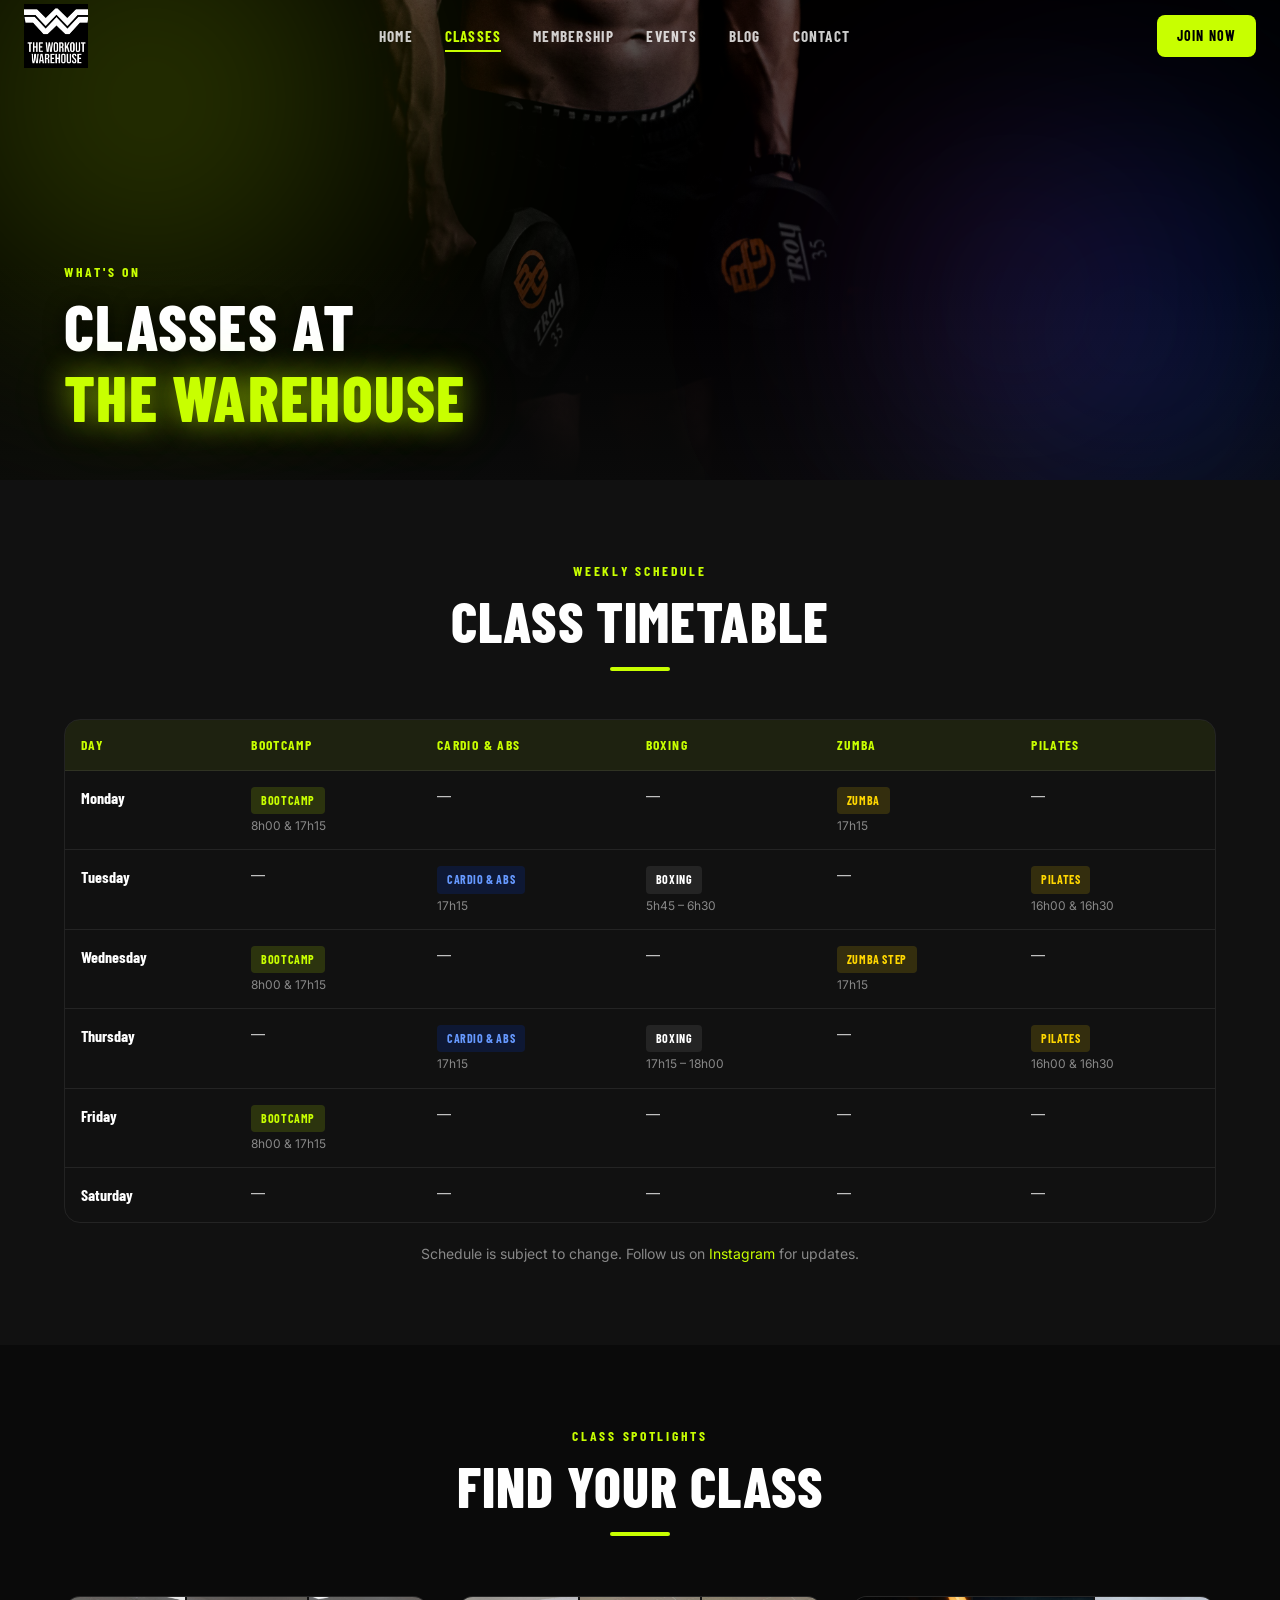
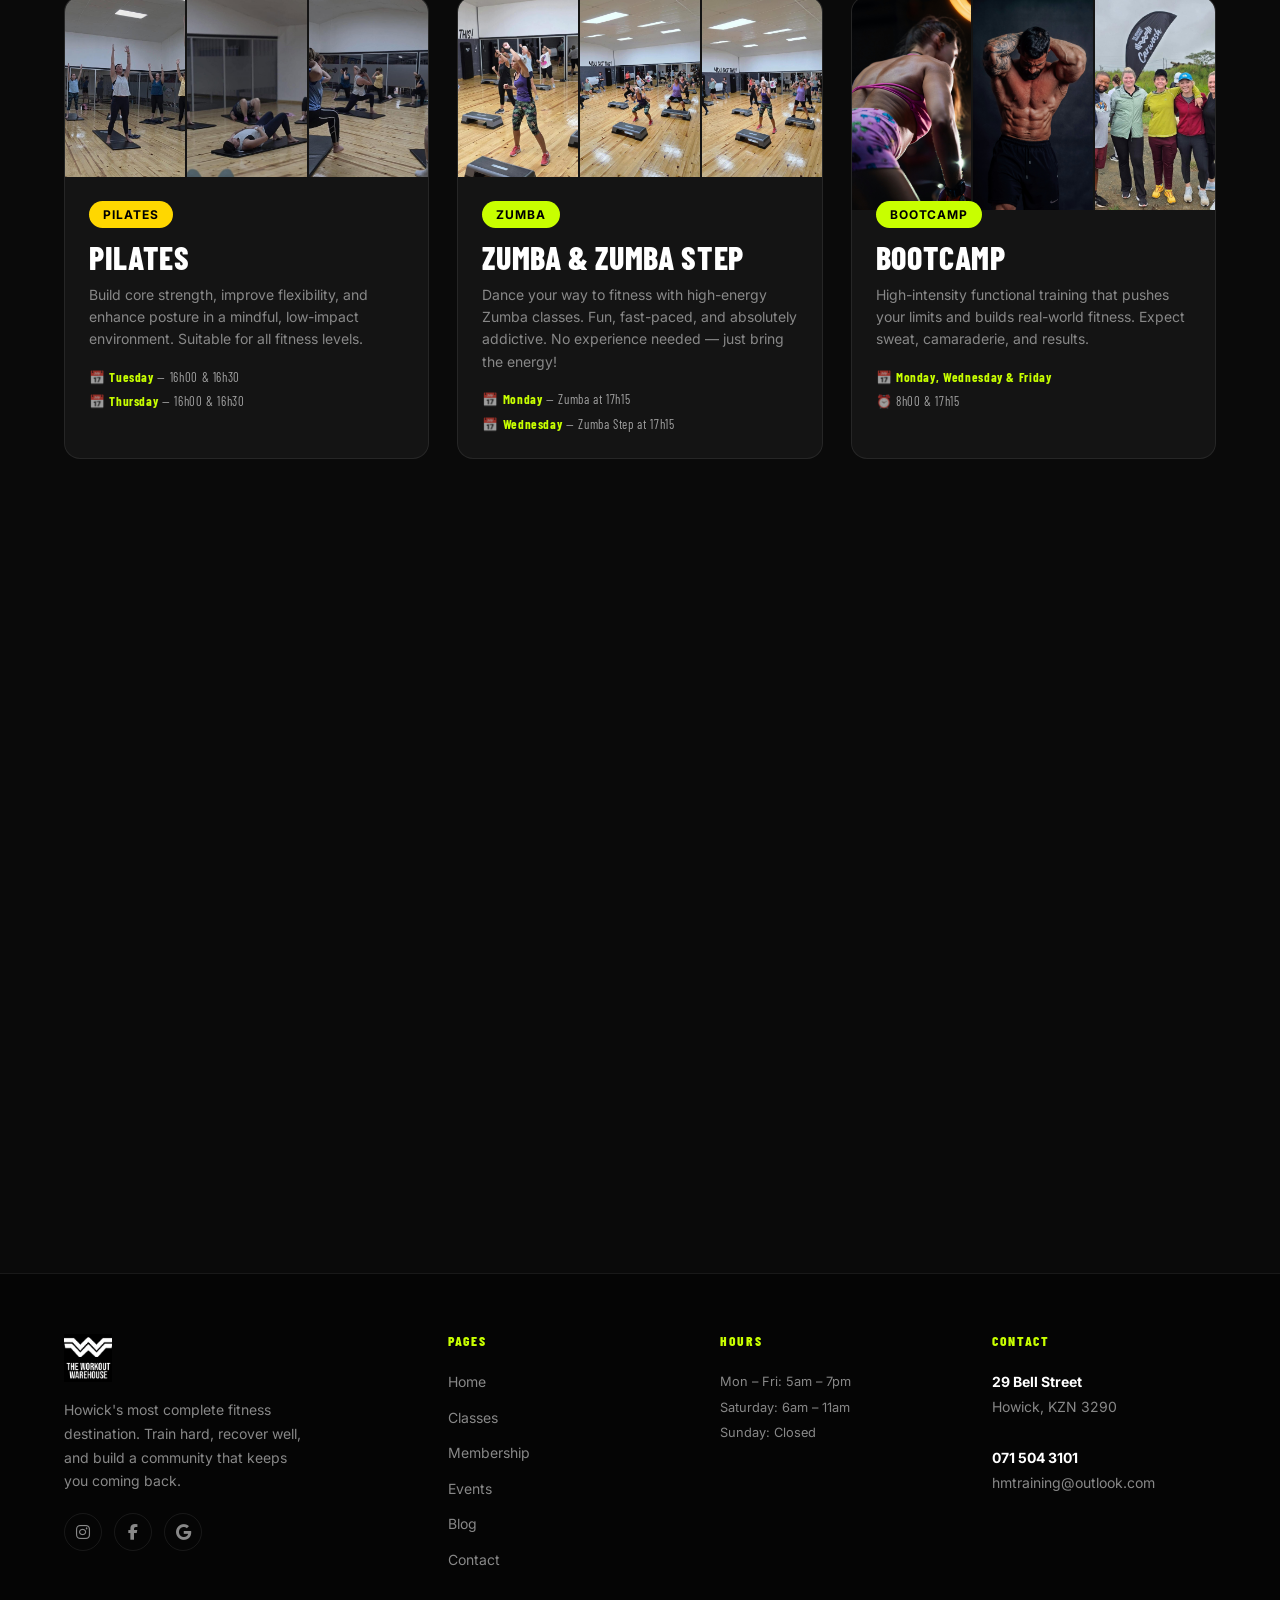
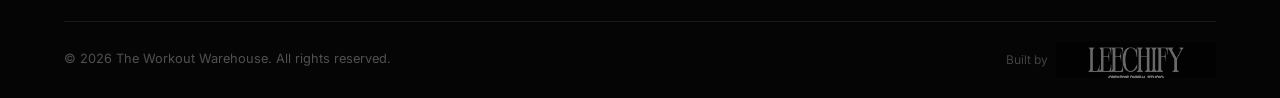
<file: classes.html>
<!DOCTYPE html>
<html lang="en">
<head>
  <meta charset="UTF-8" />
  <meta name="viewport" content="width=device-width, initial-scale=1.0" />
  <title>Classes — The Workout Warehouse</title>
  <meta name="description" content="View the weekly class schedule at The Workout Warehouse. Bootcamp, Cardio & Abs, Boxing, Zumba, Pilates and more in Howick, KZN." />
  <link rel="stylesheet" href="css/styles.css" />
  <link rel="stylesheet" href="https://cdnjs.cloudflare.com/ajax/libs/font-awesome/6.5.0/css/all.min.css" />
  <link rel="icon" type="image/png" href="Logo.png" />
</head>
<body>

  <!-- ========== HEADER ========== -->
  <header class="site-header" id="site-header">
    <a href="index.html" class="header-logo">
      <img src="Logo.png" alt="The Workout Warehouse" />
    </a>
    <nav class="nav-links">
      <a href="index.html">Home</a>
      <a href="classes.html">Classes</a>
      <a href="membership.html">Membership</a>
      <a href="levelup.html">Events</a>
      <a href="blog.html">Blog</a>
      <a href="contact.html">Contact</a>
    </nav>
    <a href="membership.html" class="btn btn-primary btn-sm header-cta">Join Now</a>
    <button class="hamburger" aria-label="Toggle menu">
      <span></span><span></span><span></span>
    </button>
  </header>

  <nav class="mobile-nav">
    <a href="index.html">Home</a>
    <a href="classes.html">Classes</a>
    <a href="membership.html">Membership</a>
    <a href="levelup.html">Events</a>
    <a href="blog.html">Blog</a>
    <a href="contact.html">Contact</a>
    <a href="membership.html" class="btn btn-primary">Join Now</a>
  </nav>

  <main>

    <!-- ========== PAGE HERO ========== -->
    <section class="page-hero">
      <div class="hero-bg" style="background-image: url('Gym4.jpg');"></div>
      <div class="hero-overlay"></div>
      <div class="hero-blob hero-blob-1"></div>
      <div class="hero-blob hero-blob-2"></div>
      <div class="hero-blob hero-blob-3"></div>
      <div class="page-hero-content">
        <p class="eyebrow">What's On</p>
        <h1>Classes at<br><span class="neon-text">The Warehouse</span></h1>
      </div>
    </section>

    <!-- ========== TIMETABLE ========== -->
    <section class="section-pad" style="background: var(--bg-section);">
      <div class="container">
        <div class="section-header reveal">
          <p class="eyebrow">Weekly Schedule</p>
          <h2>Class Timetable</h2>
          <div class="divider divider-center"></div>
        </div>
        <div class="timetable-wrap reveal">
          <table class="timetable">
            <thead>
              <tr>
                <th>Day</th>
                <th>Bootcamp</th>
                <th>Cardio &amp; Abs</th>
                <th>Boxing</th>
                <th>Zumba</th>
                <th>Pilates</th>
              </tr>
            </thead>
            <tbody>
              <tr>
                <td>Monday</td>
                <td>
                  <span class="class-chip chip-green">Bootcamp</span>
                  <span class="class-time">8h00 &amp; 17h15</span>
                </td>
                <td>—</td>
                <td>—</td>
                <td>
                  <span class="class-chip chip-gold">Zumba</span>
                  <span class="class-time">17h15</span>
                </td>
                <td>—</td>
              </tr>
              <tr>
                <td>Tuesday</td>
                <td>—</td>
                <td>
                  <span class="class-chip chip-blue">Cardio &amp; Abs</span>
                  <span class="class-time">17h15</span>
                </td>
                <td>
                  <span class="class-chip chip-white">Boxing</span>
                  <span class="class-time">5h45 – 6h30</span>
                </td>
                <td>—</td>
                <td>
                  <span class="class-chip chip-gold">Pilates</span>
                  <span class="class-time">16h00 &amp; 16h30</span>
                </td>
              </tr>
              <tr>
                <td>Wednesday</td>
                <td>
                  <span class="class-chip chip-green">Bootcamp</span>
                  <span class="class-time">8h00 &amp; 17h15</span>
                </td>
                <td>—</td>
                <td>—</td>
                <td>
                  <span class="class-chip chip-gold">Zumba Step</span>
                  <span class="class-time">17h15</span>
                </td>
                <td>—</td>
              </tr>
              <tr>
                <td>Thursday</td>
                <td>—</td>
                <td>
                  <span class="class-chip chip-blue">Cardio &amp; Abs</span>
                  <span class="class-time">17h15</span>
                </td>
                <td>
                  <span class="class-chip chip-white">Boxing</span>
                  <span class="class-time">17h15 – 18h00</span>
                </td>
                <td>—</td>
                <td>
                  <span class="class-chip chip-gold">Pilates</span>
                  <span class="class-time">16h00 &amp; 16h30</span>
                </td>
              </tr>
              <tr>
                <td>Friday</td>
                <td>
                  <span class="class-chip chip-green">Bootcamp</span>
                  <span class="class-time">8h00 &amp; 17h15</span>
                </td>
                <td>—</td>
                <td>—</td>
                <td>—</td>
                <td>—</td>
              </tr>
              <tr>
                <td>Saturday</td>
                <td>—</td>
                <td>—</td>
                <td>—</td>
                <td>—</td>
                <td>—</td>
              </tr>
            </tbody>
          </table>
        </div>
        <p style="text-align: center; margin-top: 20px; font-size: 0.875rem; color: var(--muted);">
          Schedule is subject to change. Follow us on <a href="https://www.instagram.com/the.workout.warehouse" target="_blank" style="color: var(--neon-green);">Instagram</a> for updates.
        </p>
      </div>
    </section>

    <!-- ========== CLASS SPOTLIGHTS ========== -->
    <section class="section-pad" style="background: var(--bg);">
      <div class="container">
        <div class="section-header reveal">
          <p class="eyebrow">Class Spotlights</p>
          <h2>Find Your Class</h2>
          <div class="divider divider-center"></div>
        </div>
        <div class="spotlight-grid">

          <!-- Pilates -->
          <div class="spotlight-card reveal reveal-delay-1">
            <div class="spotlight-images">
              <img src="Pilates1.jpeg" alt="Pilates at The Workout Warehouse" loading="lazy" />
              <img src="Pilates2.jpeg" alt="Pilates class" loading="lazy" />
              <img src="Pilates3.jpeg" alt="Pilates session" loading="lazy" />
            </div>
            <div class="spotlight-body">
              <span class="tag tag-gold">Pilates</span>
              <h3>Pilates</h3>
              <p>Build core strength, improve flexibility, and enhance posture in a mindful, low-impact environment. Suitable for all fitness levels.</p>
              <div class="spotlight-times">
                <span>📅 <strong>Tuesday</strong> — 16h00 &amp; 16h30</span>
                <span>📅 <strong>Thursday</strong> — 16h00 &amp; 16h30</span>
              </div>
            </div>
          </div>

          <!-- Zumba Step -->
          <div class="spotlight-card reveal reveal-delay-2">
            <div class="spotlight-images">
              <img src="Zumba step1.jpeg" alt="Zumba at The Workout Warehouse" loading="lazy" />
              <img src="Zumba step2.jpeg" alt="Zumba Step class" loading="lazy" />
              <img src="Zumba step 3.jpeg" alt="Zumba Step session" loading="lazy" />
            </div>
            <div class="spotlight-body">
              <span class="tag tag-neon">Zumba</span>
              <h3>Zumba &amp; Zumba Step</h3>
              <p>Dance your way to fitness with high-energy Zumba classes. Fun, fast-paced, and absolutely addictive. No experience needed — just bring the energy!</p>
              <div class="spotlight-times">
                <span>📅 <strong>Monday</strong> — Zumba at 17h15</span>
                <span>📅 <strong>Wednesday</strong> — Zumba Step at 17h15</span>
              </div>
            </div>
          </div>

          <!-- Bootcamp -->
          <div class="spotlight-card reveal reveal-delay-3">
            <div class="spotlight-images">
              <img src="Gym5.jpg" alt="Bootcamp at The Workout Warehouse" loading="lazy" />
              <img src="Gym2.jpg" alt="Bootcamp training" loading="lazy" />
              <img src="Com1.jpeg" alt="Bootcamp community" loading="lazy" />
            </div>
            <div class="spotlight-body">
              <span class="tag tag-neon">Bootcamp</span>
              <h3>Bootcamp</h3>
              <p>High-intensity functional training that pushes your limits and builds real-world fitness. Expect sweat, camaraderie, and results.</p>
              <div class="spotlight-times">
                <span>📅 <strong>Monday, Wednesday &amp; Friday</strong></span>
                <span>⏰ 8h00 &amp; 17h15</span>
              </div>
            </div>
          </div>

        </div>

        <!-- Additional Classes -->
        <div style="display: grid; grid-template-columns: 1fr 1fr; gap: 20px; margin-top: 28px;" class="reveal additional-classes-grid">
          <div class="spotlight-card">
            <div class="spotlight-body" style="padding: 28px;">
              <span class="tag tag-blue">Cardio &amp; Abs</span>
              <h3 style="margin-top: 12px;">Cardio &amp; Abs</h3>
              <p>Burn calories and sculpt your core with this targeted cardio and abs session designed to leave you feeling strong.</p>
              <div class="spotlight-times" style="margin-top: 12px;">
                <span>📅 <strong>Tuesday &amp; Thursday</strong> — 17h15</span>
              </div>
            </div>
          </div>
          <div class="spotlight-card">
            <div class="spotlight-body" style="padding: 28px;">
              <span class="tag tag-blue" style="background: rgba(255,255,255,0.08); color: var(--white);">Boxing</span>
              <h3 style="margin-top: 12px;">Boxing</h3>
              <p>Learn the fundamentals of boxing in an energetic class format. Great for fitness, stress relief, and building confidence.</p>
              <div class="spotlight-times" style="margin-top: 12px;">
                <span>📅 <strong>Tuesday</strong> — 5h45 – 6h30</span>
                <span>📅 <strong>Thursday</strong> — 17h15 – 18h00</span>
              </div>
            </div>
          </div>
        </div>

        <!-- Coming Soon -->
        <div class="coming-soon-strip reveal">
          <h3>Coming Soon</h3>
          <div class="coming-soon-badges">
            <span class="coming-soon-badge">Bodybuilding</span>
            <span class="coming-soon-badge">Powerlifting</span>
            <span class="coming-soon-badge">Boxing Club</span>
            <span class="coming-soon-badge">Recovery Zones</span>
            <span class="coming-soon-badge">Rebounding</span>
          </div>
        </div>

      </div>
    </section>

<!-- ========== MEMBERSHIP CTA ========== -->
    <section class="section-pad-sm" style="background: var(--bg);">
      <div class="container" style="text-align: center;">
        <h3 class="reveal" style="font-size: 1.6rem; margin-bottom: 12px;">Ready to Join the Classes?</h3>
        <p class="reveal" style="color: var(--muted); margin-bottom: 24px;">All group classes are included with your monthly membership. From R550/month.</p>
        <a href="membership.html" class="btn btn-outline btn-lg reveal">View Membership Options</a>
      </div>
    </section>

  </main>

  <!-- ========== FOOTER ========== -->
  <footer class="site-footer">
    <div class="container">
      <div class="footer-grid">
        <div class="footer-brand">
          <img src="Logo.png" alt="The Workout Warehouse" />
          <p>Howick's most complete fitness destination. Train hard, recover well, and build a community that keeps you coming back.</p>
          <div class="footer-social">
            <a href="https://www.instagram.com/the.workout.warehouse" target="_blank" rel="noopener" aria-label="Instagram"><i class="fa-brands fa-instagram"></i></a>
            <a href="https://www.facebook.com/share/1EjubJLeHB/" target="_blank" rel="noopener" aria-label="Facebook"><i class="fa-brands fa-facebook-f"></i></a>
            <a href="https://share.google/mesvVrDXHMTG3f7lh" target="_blank" rel="noopener" aria-label="Google"><i class="fa-brands fa-google"></i></a>
          </div>
        </div>
        <div class="footer-col">
          <h4>Pages</h4>
          <ul>
            <li><a href="index.html">Home</a></li>
            <li><a href="classes.html">Classes</a></li>
            <li><a href="membership.html">Membership</a></li>
            <li><a href="levelup.html">Events</a></li>
            <li><a href="blog.html">Blog</a></li>
            <li><a href="contact.html">Contact</a></li>
          </ul>
        </div>
        <div class="footer-col">
          <h4>Hours</h4>
          <address style="font-size: 0.8rem; color: var(--muted); line-height: 2;">
            Mon – Fri: 5am – 7pm<br>
            Saturday: 6am – 11am<br>
            Sunday: Closed
          </address>
        </div>
        <div class="footer-col">
          <h4>Contact</h4>
          <address>
            <strong>29 Bell Street</strong><br>
            Howick, KZN 3290<br><br>
            <strong><a href="tel:0715043101">071 504 3101</a></strong><br>
            <a href="mailto:hmtraining@outlook.com">hmtraining@outlook.com</a>
          </address>
        </div>
      </div>
      <div class="footer-bottom">
        <p>© 2026 The Workout Warehouse. All rights reserved.</p>
        <a href="https://leechify.com" target="_blank" rel="noopener" style="display: flex; align-items: center; gap: 8px; opacity: 0.4; transition: opacity 0.3s;" onmouseover="this.style.opacity=0.8" onmouseout="this.style.opacity=0.4"><span style="font-size: 0.75rem; color: rgba(255,255,255,0.6); font-family: var(--font-body);">Built by</span><img src="leechify-logo.webp" alt="Leechify" style="height: 36px; width: 160px; object-fit: cover; object-position: center 47%; filter: saturate(0) brightness(5);" /></a>
      </div>
    </div>
  </footer>

  <script src="js/main.js"></script>
</body>
</html>
</file>
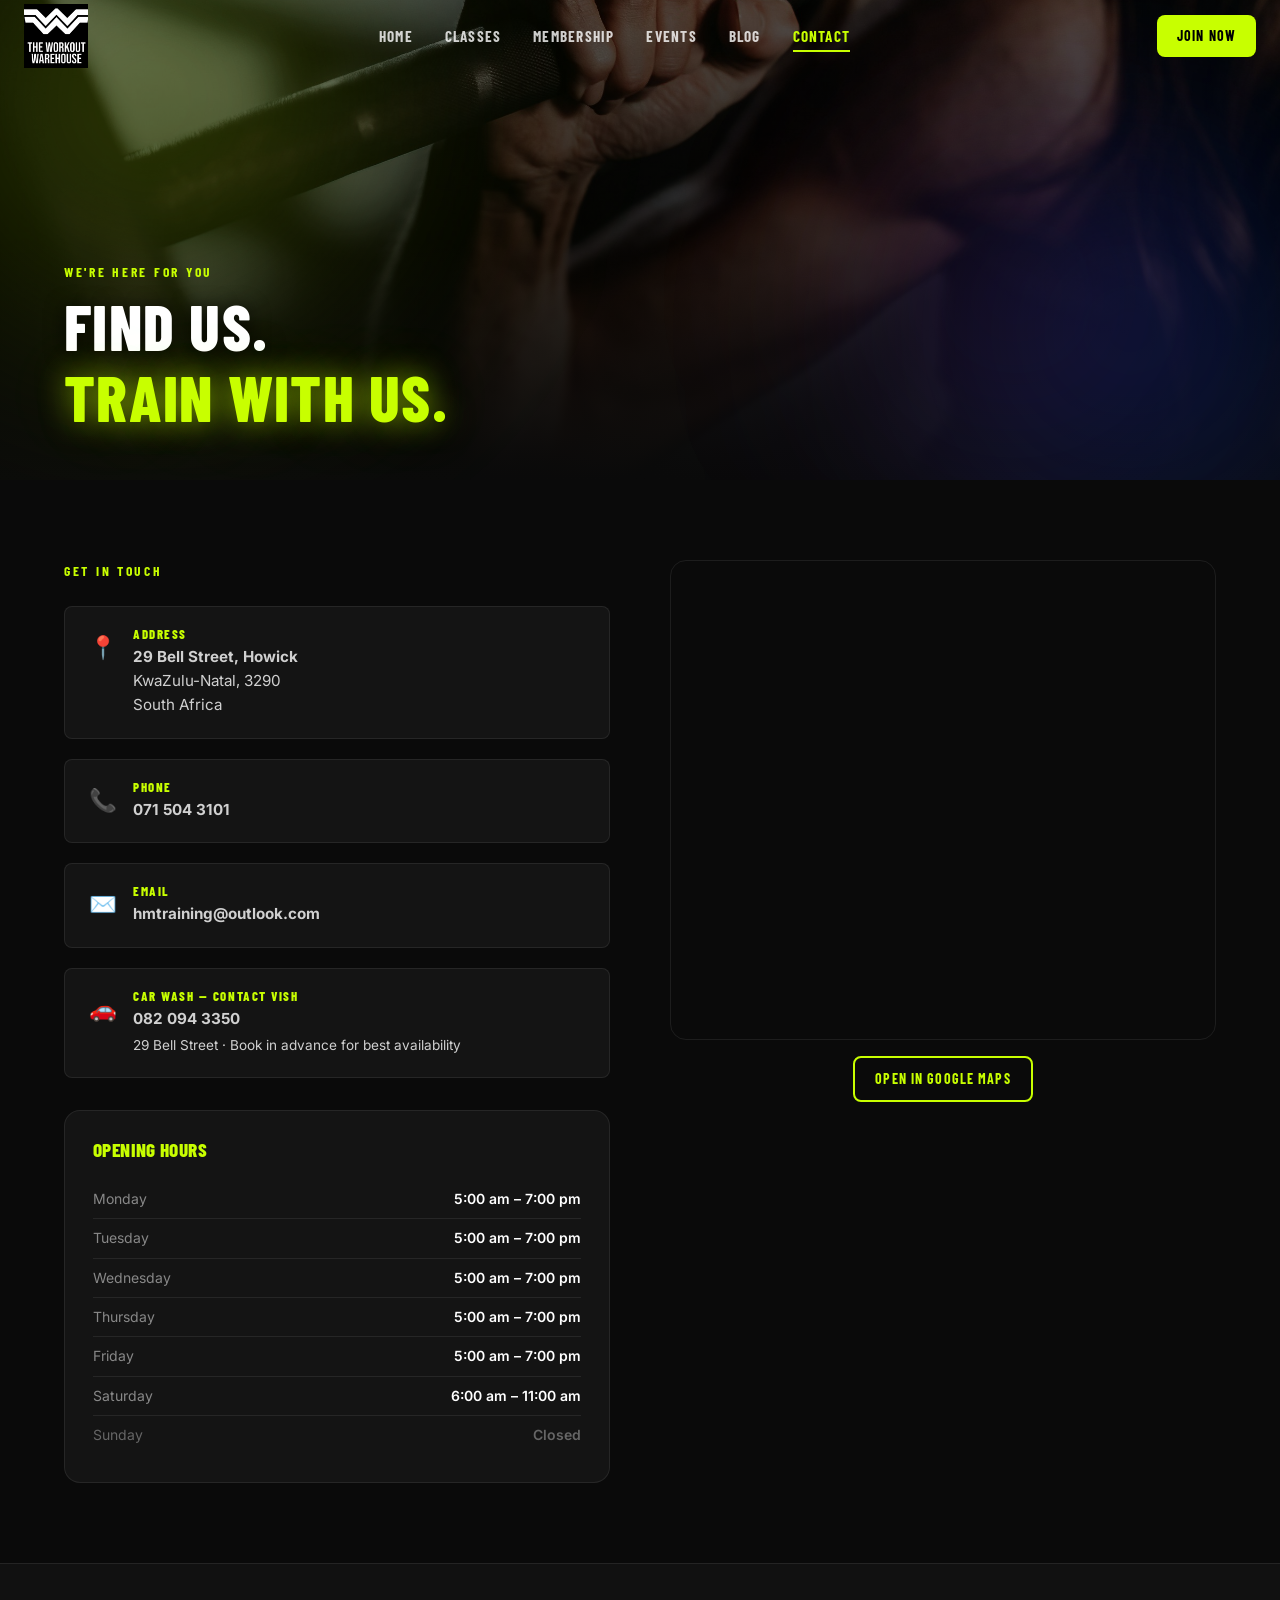
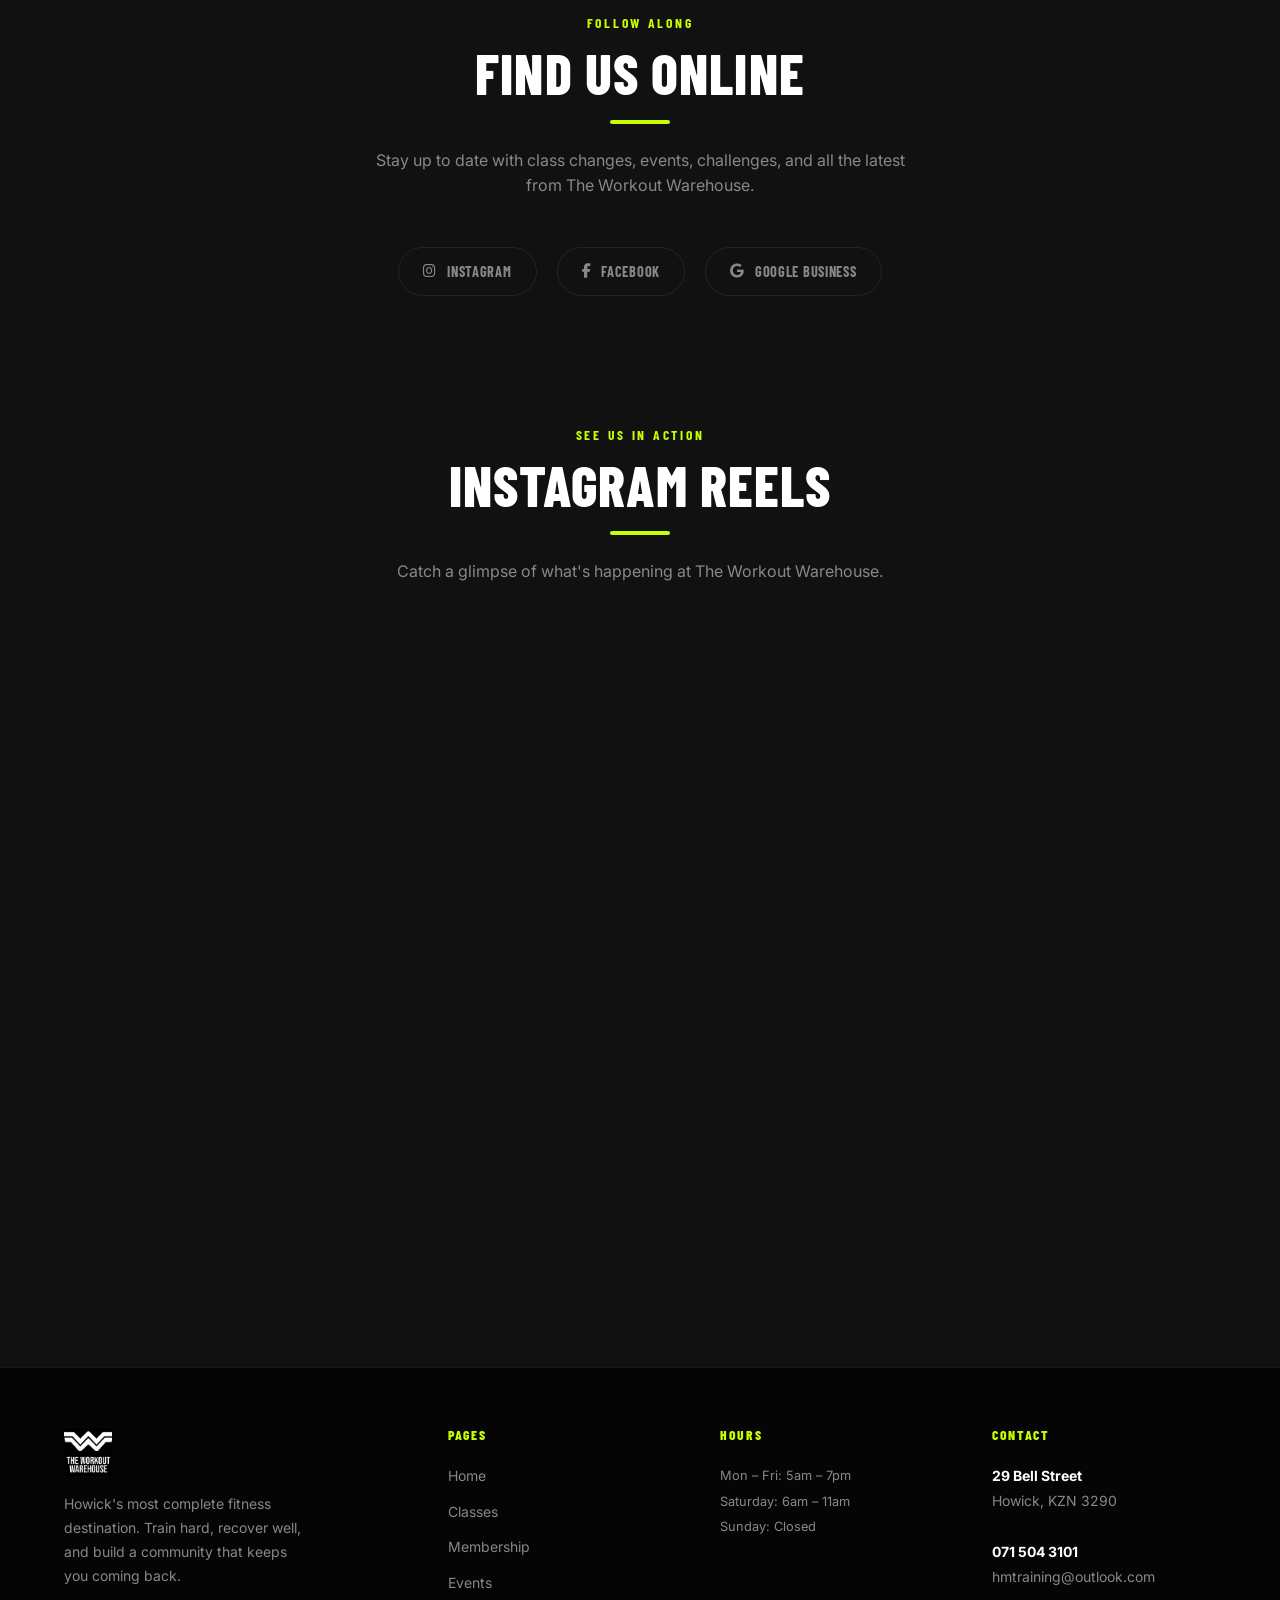
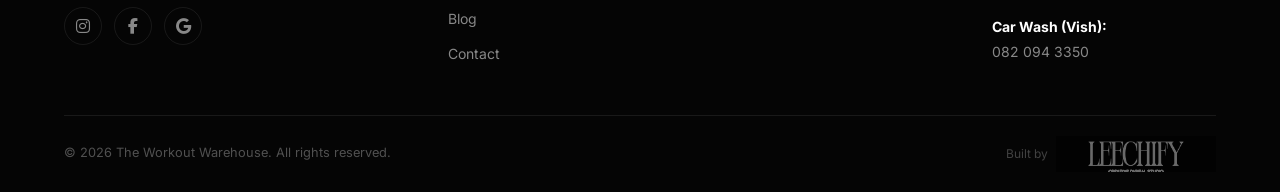
<file: contact.html>
<!DOCTYPE html>
<html lang="en">
<head>
  <meta charset="UTF-8" />
  <meta name="viewport" content="width=device-width, initial-scale=1.0" />
  <title>Contact — The Workout Warehouse</title>
  <meta name="description" content="Find The Workout Warehouse at 29 Bell Street, Howick. Call 071 504 3101 or email hmtraining@outlook.com. Open Mon–Fri 5am–7pm, Sat 6–11am." />
  <link rel="stylesheet" href="css/styles.css" />
  <link rel="stylesheet" href="https://cdnjs.cloudflare.com/ajax/libs/font-awesome/6.5.0/css/all.min.css" />
  <link rel="icon" type="image/png" href="Logo.png" />
</head>
<body>

  <!-- ========== HEADER ========== -->
  <header class="site-header" id="site-header">
    <a href="index.html" class="header-logo">
      <img src="Logo.png" alt="The Workout Warehouse" />
    </a>
    <nav class="nav-links">
      <a href="index.html">Home</a>
      <a href="classes.html">Classes</a>
      <a href="membership.html">Membership</a>
      <a href="levelup.html">Events</a>
      <a href="blog.html">Blog</a>
      <a href="contact.html">Contact</a>
    </nav>
    <a href="membership.html" class="btn btn-primary btn-sm header-cta">Join Now</a>
    <button class="hamburger" aria-label="Toggle menu">
      <span></span><span></span><span></span>
    </button>
  </header>

  <nav class="mobile-nav">
    <a href="index.html">Home</a>
    <a href="classes.html">Classes</a>
    <a href="membership.html">Membership</a>
    <a href="levelup.html">Events</a>
    <a href="blog.html">Blog</a>
    <a href="contact.html">Contact</a>
    <a href="membership.html" class="btn btn-primary">Join Now</a>
  </nav>

  <main>

    <!-- ========== PAGE HERO ========== -->
    <section class="page-hero">
      <div class="hero-bg" style="background-image: url('Gym7.jpg');"></div>
      <div class="hero-overlay"></div>
      <div class="hero-blob hero-blob-1"></div>
      <div class="hero-blob hero-blob-2"></div>
      <div class="hero-blob hero-blob-3"></div>
      <div class="page-hero-content">
        <p class="eyebrow">We're Here for You</p>
        <h1>Find Us.<br><span class="neon-text">Train With Us.</span></h1>
      </div>
    </section>

    <!-- ========== CONTACT + MAP ========== -->
    <section class="section-pad" style="background: var(--bg);">
      <div class="container">
        <div class="contact-grid">

          <!-- Contact Details -->
          <div>
            <p class="eyebrow" style="font-family: var(--font-head); font-size: 0.85rem; font-weight: 700; letter-spacing: 0.2em; text-transform: uppercase; color: var(--neon-green); margin-bottom: 24px;" class="reveal">Get In Touch</p>

            <div class="contact-details">

              <div class="contact-detail-card reveal">
                <span class="icon">📍</span>
                <div>
                  <h4>Address</h4>
                  <p><strong>29 Bell Street, Howick</strong><br>KwaZulu-Natal, 3290<br>South Africa</p>
                </div>
              </div>

              <div class="contact-detail-card reveal reveal-delay-1">
                <span class="icon">📞</span>
                <div>
                  <h4>Phone</h4>
                  <p><a href="tel:0715043101"><strong>071 504 3101</strong></a></p>
                </div>
              </div>

              <div class="contact-detail-card reveal reveal-delay-2">
                <span class="icon">✉️</span>
                <div>
                  <h4>Email</h4>
                  <p><a href="mailto:hmtraining@outlook.com"><strong>hmtraining@outlook.com</strong></a></p>
                </div>
              </div>

              <div class="contact-detail-card reveal reveal-delay-3">
                <span class="icon">🚗</span>
                <div>
                  <h4>Car Wash — Contact Vish</h4>
                  <p><a href="tel:0820943350"><strong>082 094 3350</strong></a></p>
                  <p style="font-size: 0.85rem; margin-top: 4px;">29 Bell Street · Book in advance for best availability</p>
                </div>
              </div>

            </div>

            <!-- Hours Card -->
            <div class="hours-card reveal">
              <h3>Opening Hours</h3>
              <table class="hours-table">
                <tr><td>Monday</td><td>5:00 am – 7:00 pm</td></tr>
                <tr><td>Tuesday</td><td>5:00 am – 7:00 pm</td></tr>
                <tr><td>Wednesday</td><td>5:00 am – 7:00 pm</td></tr>
                <tr><td>Thursday</td><td>5:00 am – 7:00 pm</td></tr>
                <tr><td>Friday</td><td>5:00 am – 7:00 pm</td></tr>
                <tr><td>Saturday</td><td>6:00 am – 11:00 am</td></tr>
                <tr><td class="closed">Sunday</td><td class="closed">Closed</td></tr>
              </table>
            </div>
          </div>

          <!-- Map -->
          <div>
            <div class="map-wrap reveal" style="height: 480px;">
              <iframe
                src="https://www.google.com/maps/embed?pb=!1m18!1m12!1m3!1d3470.6!2d30.2333!3d-29.4792!2m3!1f0!2f0!3f0!3m2!1i1024!2i768!4f13.1!3m3!1m2!1s0x1ef6d7b8b8b8b8b8%3A0x0!2s29+Bell+St%2C+Howick%2C+3290!5e0!3m2!1sen!2sza!4v1234567890"
                allowfullscreen=""
                loading="lazy"
                referrerpolicy="no-referrer-when-downgrade"
                title="The Workout Warehouse — 29 Bell Street, Howick">
              </iframe>
            </div>
            <div style="margin-top: 16px; text-align: center;">
              <a href="https://maps.google.com/?q=29+Bell+Street+Howick+KwaZulu-Natal" target="_blank" class="btn btn-outline btn-sm">Open in Google Maps</a>
            </div>
          </div>

        </div>
      </div>
    </section>

    <!-- ========== SOCIALS ========== -->
    <section class="section-pad-sm" style="background: var(--bg-section); border-top: 1px solid var(--border);">
      <div class="container">
        <div class="section-header reveal">
          <p class="eyebrow">Follow Along</p>
          <h2>Find Us Online</h2>
          <div class="divider divider-center"></div>
          <p>Stay up to date with class changes, events, challenges, and all the latest from The Workout Warehouse.</p>
        </div>
        <div class="socials-row reveal" style="justify-content: center;">
          <a href="https://www.instagram.com/the.workout.warehouse" target="_blank" rel="noopener" class="social-pill">
            <i class="fa-brands fa-instagram"></i> Instagram
          </a>
          <a href="https://www.facebook.com/share/1EjubJLeHB/" target="_blank" rel="noopener" class="social-pill">
            <i class="fa-brands fa-facebook-f"></i> Facebook
          </a>
          <a href="https://share.google/mesvVrDXHMTG3f7lh" target="_blank" rel="noopener" class="social-pill">
            <i class="fa-brands fa-google"></i> Google Business
          </a>
        </div>
      </div>
    </section>

    <!-- ========== INSTAGRAM REELS ========== -->
    <section class="reels-section section-pad contact-reels">
      <div class="container">
        <div class="section-header reveal">
          <p class="eyebrow">See Us In Action</p>
          <h2>Instagram Reels</h2>
          <div class="divider divider-center"></div>
          <p>Catch a glimpse of what's happening at The Workout Warehouse.</p>
        </div>
        <div class="reels-grid">
          <div class="reel-embed reveal reveal-delay-1">
            <iframe src="https://www.instagram.com/reel/DbZwTJ8sO0q/embed/" frameborder="0" scrolling="no" allowtransparency="true" allow="autoplay; clipboard-write; encrypted-media; picture-in-picture; web-share"></iframe>
          </div>
          <div class="reel-embed reveal reveal-delay-2">
            <iframe src="https://www.instagram.com/reel/DC9po7hN9CB/embed/" frameborder="0" scrolling="no" allowtransparency="true" allow="autoplay; clipboard-write; encrypted-media; picture-in-picture; web-share"></iframe>
          </div>
          <div class="reel-embed reveal reveal-delay-3">
            <iframe src="https://www.instagram.com/reel/DTrxm50DJq3/embed/" frameborder="0" scrolling="no" allowtransparency="true" allow="autoplay; clipboard-write; encrypted-media; picture-in-picture; web-share"></iframe>
          </div>
        </div>
      </div>
    </section>


  </main>

  <!-- ========== FOOTER ========== -->
  <footer class="site-footer">
    <div class="container">
      <div class="footer-grid">
        <div class="footer-brand">
          <img src="Logo.png" alt="The Workout Warehouse" />
          <p>Howick's most complete fitness destination. Train hard, recover well, and build a community that keeps you coming back.</p>
          <div class="footer-social">
            <a href="https://www.instagram.com/the.workout.warehouse" target="_blank" rel="noopener" aria-label="Instagram"><i class="fa-brands fa-instagram"></i></a>
            <a href="https://www.facebook.com/share/1EjubJLeHB/" target="_blank" rel="noopener" aria-label="Facebook"><i class="fa-brands fa-facebook-f"></i></a>
            <a href="https://share.google/mesvVrDXHMTG3f7lh" target="_blank" rel="noopener" aria-label="Google"><i class="fa-brands fa-google"></i></a>
          </div>
        </div>
        <div class="footer-col">
          <h4>Pages</h4>
          <ul>
            <li><a href="index.html">Home</a></li>
            <li><a href="classes.html">Classes</a></li>
            <li><a href="membership.html">Membership</a></li>
            <li><a href="levelup.html">Events</a></li>
            <li><a href="blog.html">Blog</a></li>
            <li><a href="contact.html">Contact</a></li>
          </ul>
        </div>
        <div class="footer-col">
          <h4>Hours</h4>
          <address style="font-size: 0.8rem; color: var(--muted); line-height: 2;">
            Mon – Fri: 5am – 7pm<br>
            Saturday: 6am – 11am<br>
            Sunday: Closed
          </address>
        </div>
        <div class="footer-col">
          <h4>Contact</h4>
          <address>
            <strong>29 Bell Street</strong><br>
            Howick, KZN 3290<br><br>
            <strong><a href="tel:0715043101">071 504 3101</a></strong><br>
            <a href="mailto:hmtraining@outlook.com">hmtraining@outlook.com</a><br><br>
            <strong>Car Wash (Vish):</strong><br>
            <a href="tel:0820943350">082 094 3350</a>
          </address>
        </div>
      </div>
      <div class="footer-bottom">
        <p>© 2026 The Workout Warehouse. All rights reserved.</p>
        <a href="https://leechify.com" target="_blank" rel="noopener" style="display: flex; align-items: center; gap: 8px; opacity: 0.4; transition: opacity 0.3s;" onmouseover="this.style.opacity=0.8" onmouseout="this.style.opacity=0.4"><span style="font-size: 0.75rem; color: rgba(255,255,255,0.6); font-family: var(--font-body);">Built by</span><img src="leechify-logo.webp" alt="Leechify" style="height: 36px; width: 160px; object-fit: cover; object-position: center 47%; filter: saturate(0) brightness(5);" /></a>
      </div>
    </div>
  </footer>

  <script src="js/main.js"></script>
</body>
</html>
</file>
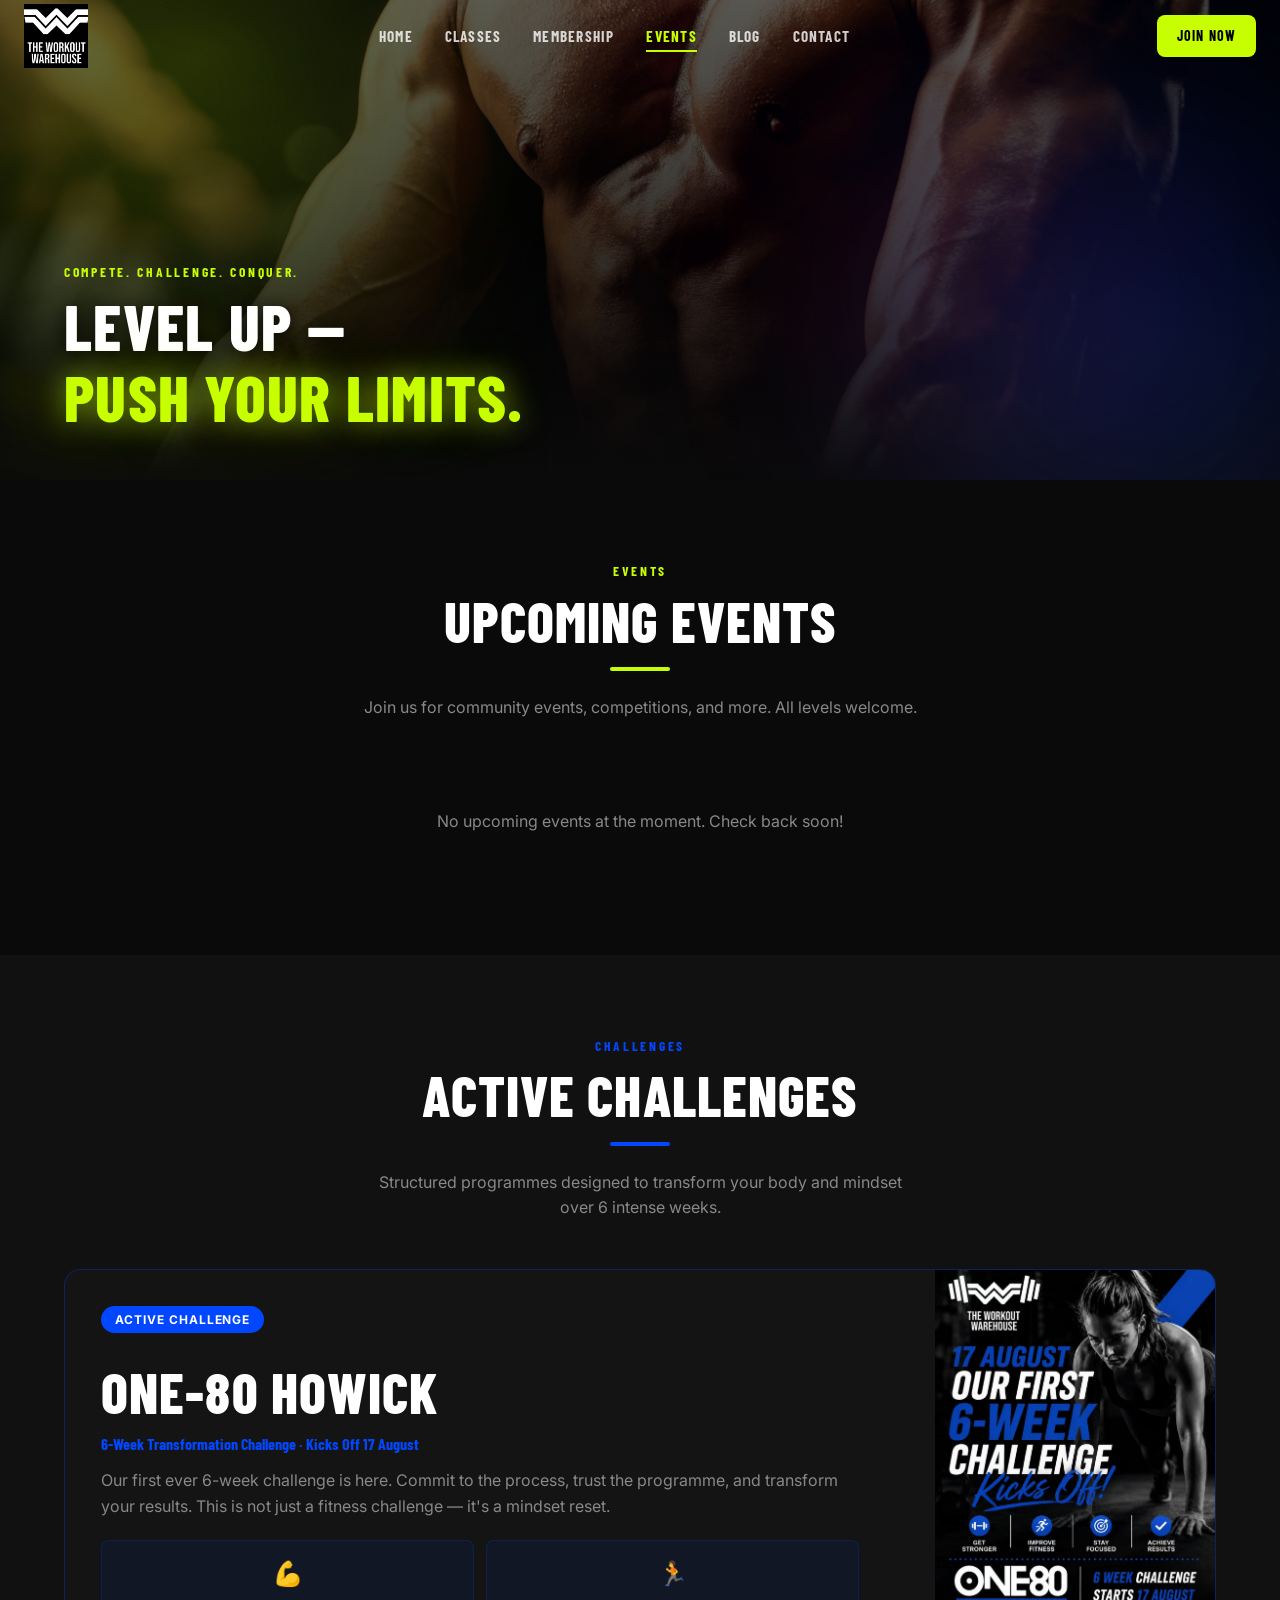
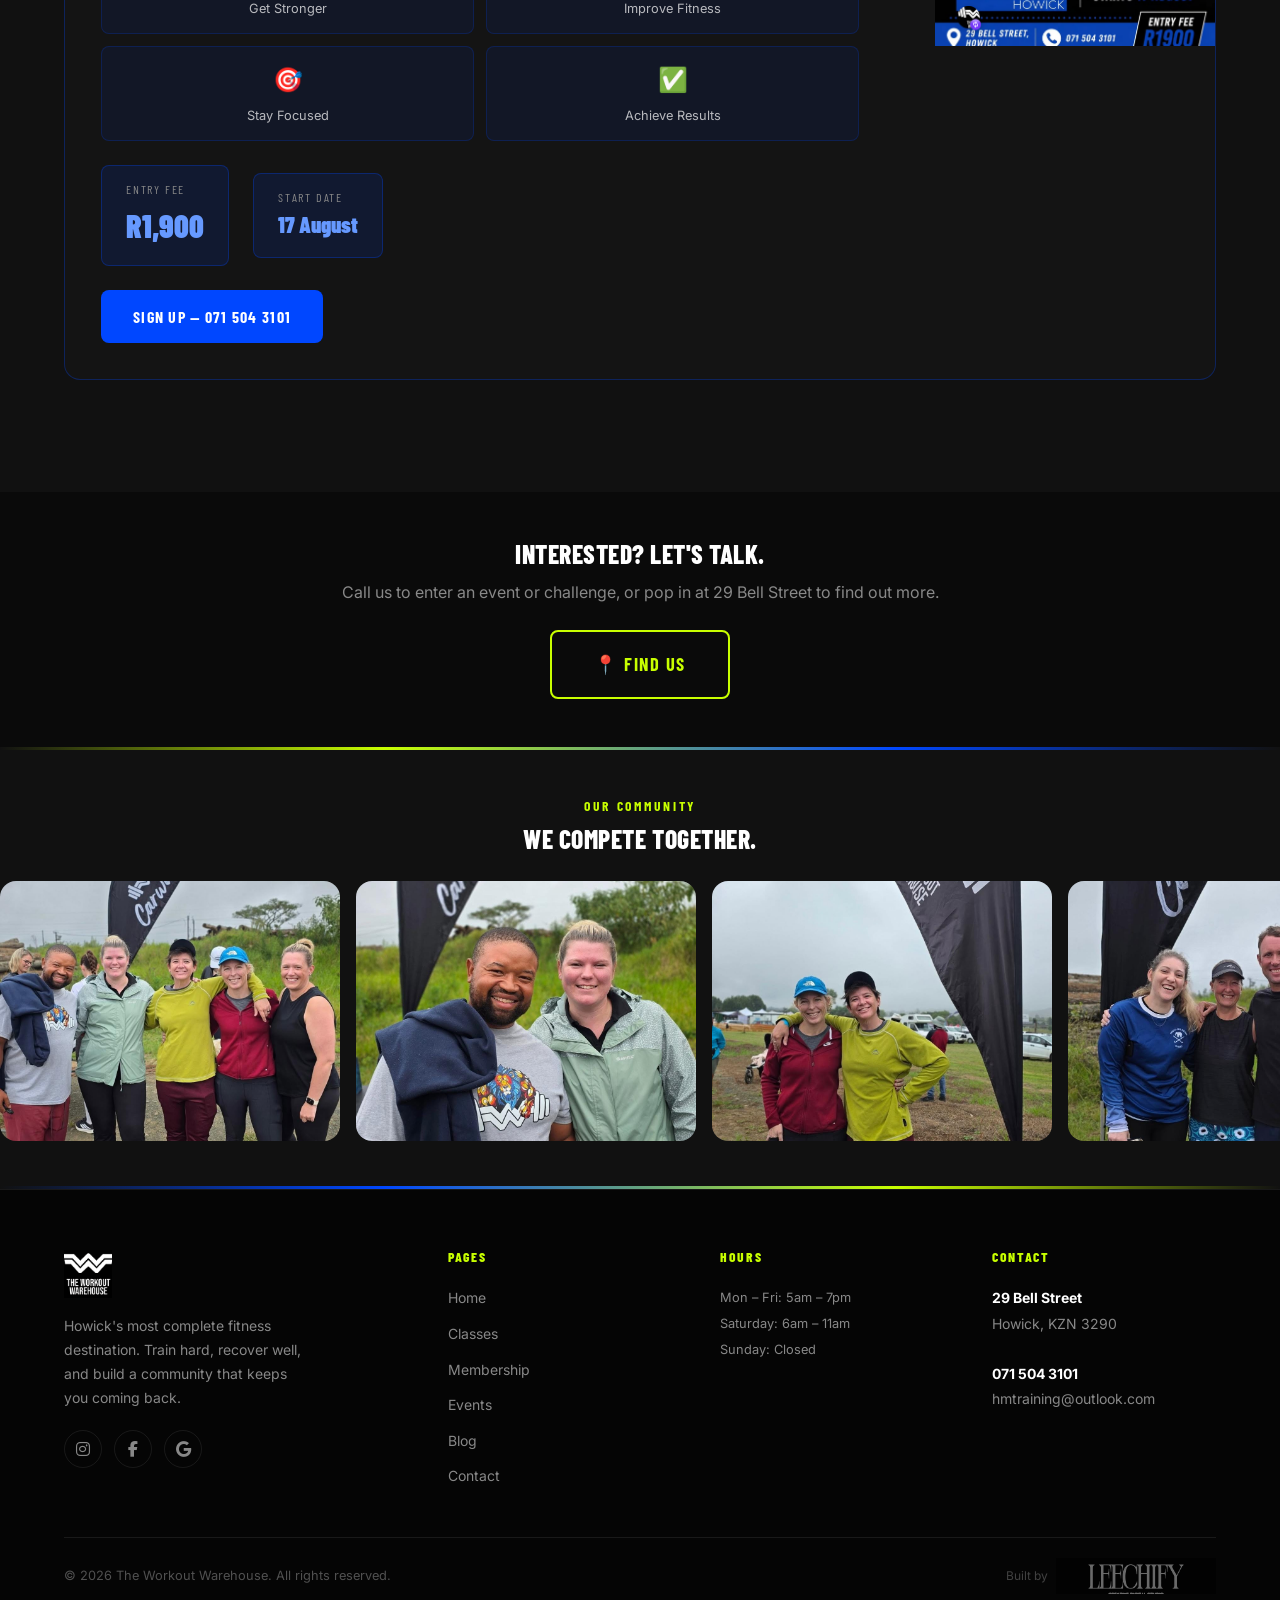
<file: levelup.html>
<!DOCTYPE html>
<html lang="en">
<head>
  <meta charset="UTF-8" />
  <meta name="viewport" content="width=device-width, initial-scale=1.0" />
  <title>Level Up — Events &amp; Challenges | The Workout Warehouse</title>
  <meta name="description" content="Events and challenges at The Workout Warehouse in Howick. Compete, challenge yourself, and level up your fitness journey." />
  <link rel="stylesheet" href="css/styles.css" />
  <link rel="stylesheet" href="https://cdnjs.cloudflare.com/ajax/libs/font-awesome/6.5.0/css/all.min.css" />
  <link rel="icon" type="image/png" href="Logo.png" />
</head>
<body>

  <!-- ========== HEADER ========== -->
  <header class="site-header" id="site-header">
    <a href="index.html" class="header-logo">
      <img src="Logo.png" alt="The Workout Warehouse" />
    </a>
    <nav class="nav-links">
      <a href="index.html">Home</a>
      <a href="classes.html">Classes</a>
      <a href="membership.html">Membership</a>
      <a href="levelup.html">Events</a>
      <a href="blog.html">Blog</a>
      <a href="contact.html">Contact</a>
    </nav>
    <a href="membership.html" class="btn btn-primary btn-sm header-cta">Join Now</a>
    <button class="hamburger" aria-label="Toggle menu">
      <span></span><span></span><span></span>
    </button>
  </header>

  <nav class="mobile-nav">
    <a href="index.html">Home</a>
    <a href="classes.html">Classes</a>
    <a href="membership.html">Membership</a>
    <a href="levelup.html">Events</a>
    <a href="blog.html">Blog</a>
    <a href="contact.html">Contact</a>
    <a href="membership.html" class="btn btn-primary">Join Now</a>
  </nav>

  <main>

    <!-- ========== PAGE HERO ========== -->
    <section class="page-hero">
      <div class="hero-bg" style="background-image: url('Gym3.jpg');"></div>
      <div class="hero-overlay"></div>
      <div class="hero-blob hero-blob-1"></div>
      <div class="hero-blob hero-blob-2"></div>
      <div class="hero-blob hero-blob-3"></div>
      <div class="page-hero-content">
        <p class="eyebrow">Compete. Challenge. Conquer.</p>
        <h1>Level Up —<br><span class="neon-text">Push Your Limits.</span></h1>
      </div>
    </section>

    <!-- ========== EVENTS SECTION ========== -->
    <section class="section-pad" style="background: var(--bg);">
      <div class="container">
        <div class="section-header reveal">
          <p class="eyebrow">Events</p>
          <h2>Upcoming Events</h2>
          <div class="divider divider-center"></div>
          <p>Join us for community events, competitions, and more. All levels welcome.</p>
        </div>

        <p class="reveal" style="color: var(--muted); text-align: center; padding: 40px 0;">No upcoming events at the moment. Check back soon!</p>

      </div>
    </section>

    <!-- ========== CHALLENGES SECTION ========== -->
    <section class="section-pad" style="background: var(--bg-section);">
      <div class="container">
        <div class="section-header reveal">
          <p class="eyebrow" style="color: var(--neon-blue);">Challenges</p>
          <h2>Active Challenges</h2>
          <div class="divider divider-center divider-blue"></div>
          <p>Structured programmes designed to transform your body and mindset over 6 intense weeks.</p>
        </div>

        <div class="challenge-card reveal">
          <div class="challenge-card-body">
            <span class="tag tag-blue">Active Challenge</span>
            <h2 style="margin-top: 12px;">ONE-80 Howick</h2>
            <p style="color: var(--neon-blue); font-family: var(--font-head); font-size: 1rem; margin-bottom: 12px; font-weight: 700;">6-Week Transformation Challenge · Kicks Off 17 August</p>
            <p style="color: var(--muted); margin-bottom: 20px;">Our first ever 6-week challenge is here. Commit to the process, trust the programme, and transform your results. This is not just a fitness challenge — it's a mindset reset.</p>
            <div class="challenge-goals">
              <div class="challenge-goal">
                <div class="icon">💪</div>
                <p>Get Stronger</p>
              </div>
              <div class="challenge-goal">
                <div class="icon">🏃</div>
                <p>Improve Fitness</p>
              </div>
              <div class="challenge-goal">
                <div class="icon">🎯</div>
                <p>Stay Focused</p>
              </div>
              <div class="challenge-goal">
                <div class="icon">✅</div>
                <p>Achieve Results</p>
              </div>
            </div>
            <div style="display: flex; align-items: center; gap: 24px; flex-wrap: wrap; margin-top: 24px;">
              <div style="background: rgba(0,71,255,0.12); border: 1px solid rgba(0,71,255,0.3); border-radius: var(--radius); padding: 14px 24px;">
                <div style="font-family: var(--font-head); font-size: 0.75rem; letter-spacing: 0.15em; color: var(--muted); text-transform: uppercase;">Entry Fee</div>
                <div style="font-family: var(--font-head); font-size: 2rem; font-weight: 900; color: #6699ff;">R1,900</div>
              </div>
              <div style="background: rgba(0,71,255,0.12); border: 1px solid rgba(0,71,255,0.3); border-radius: var(--radius); padding: 14px 24px;">
                <div style="font-family: var(--font-head); font-size: 0.75rem; letter-spacing: 0.15em; color: var(--muted); text-transform: uppercase;">Start Date</div>
                <div style="font-family: var(--font-head); font-size: 1.4rem; font-weight: 900; color: #6699ff;">17 August</div>
              </div>
            </div>
            <a href="tel:0715043101" class="btn btn-blue" style="margin-top: 24px;">Sign Up — 071 504 3101</a>
          </div>
          <div class="challenge-card-image">
            <img src="Challenge1.png" alt="ONE-80 6-Week Challenge" />
          </div>
        </div>

      </div>
    </section>

    <!-- ========== CTA STRIP ========== -->
    <section class="section-pad-sm" style="background: var(--bg);">
      <div class="container" style="text-align: center;">
        <h3 class="reveal" style="font-size: 1.6rem; margin-bottom: 12px;">Interested? Let's Talk.</h3>
        <p class="reveal" style="color: var(--muted); margin-bottom: 24px;">Call us to enter an event or challenge, or pop in at 29 Bell Street to find out more.</p>
        <a href="contact.html" class="btn btn-outline btn-lg reveal">📍 Find Us</a>
      </div>
    </section>

    <!-- ========== COMMUNITY STRIP ========== -->
    <section class="community-section section-pad-sm" style="background: var(--bg-section); overflow: hidden;">
      <div class="container" style="margin-bottom: 28px; text-align: center;">
        <p style="font-family: var(--font-head); font-size: 0.85rem; font-weight: 700; letter-spacing: 0.2em; text-transform: uppercase; color: var(--neon-green);">Our Community</p>
        <h3 style="font-size: 1.6rem; margin-top: 8px;">We Compete Together.</h3>
      </div>
      <div class="carousel-track-wrap">
        <div class="carousel-track">
          <div class="carousel-item"><img src="Com1.jpeg" alt="Community" loading="lazy" /></div>
          <div class="carousel-item"><img src="Com2.jpeg" alt="Community" loading="lazy" /></div>
          <div class="carousel-item"><img src="Com3.jpeg" alt="Community" loading="lazy" /></div>
          <div class="carousel-item"><img src="Com4.jpeg" alt="Community" loading="lazy" /></div>
          <div class="carousel-item"><img src="Com5.jpeg" alt="Community" loading="lazy" /></div>
        </div>
      </div>
    </section>

  </main>

  <!-- ========== FOOTER ========== -->
  <footer class="site-footer">
    <div class="container">
      <div class="footer-grid">
        <div class="footer-brand">
          <img src="Logo.png" alt="The Workout Warehouse" />
          <p>Howick's most complete fitness destination. Train hard, recover well, and build a community that keeps you coming back.</p>
          <div class="footer-social">
            <a href="https://www.instagram.com/the.workout.warehouse" target="_blank" rel="noopener" aria-label="Instagram"><i class="fa-brands fa-instagram"></i></a>
            <a href="https://www.facebook.com/share/1EjubJLeHB/" target="_blank" rel="noopener" aria-label="Facebook"><i class="fa-brands fa-facebook-f"></i></a>
            <a href="https://share.google/mesvVrDXHMTG3f7lh" target="_blank" rel="noopener" aria-label="Google"><i class="fa-brands fa-google"></i></a>
          </div>
        </div>
        <div class="footer-col">
          <h4>Pages</h4>
          <ul>
            <li><a href="index.html">Home</a></li>
            <li><a href="classes.html">Classes</a></li>
            <li><a href="membership.html">Membership</a></li>
            <li><a href="levelup.html">Events</a></li>
            <li><a href="blog.html">Blog</a></li>
            <li><a href="contact.html">Contact</a></li>
          </ul>
        </div>
        <div class="footer-col">
          <h4>Hours</h4>
          <address style="font-size: 0.8rem; color: var(--muted); line-height: 2;">
            Mon – Fri: 5am – 7pm<br>
            Saturday: 6am – 11am<br>
            Sunday: Closed
          </address>
        </div>
        <div class="footer-col">
          <h4>Contact</h4>
          <address>
            <strong>29 Bell Street</strong><br>
            Howick, KZN 3290<br><br>
            <strong><a href="tel:0715043101">071 504 3101</a></strong><br>
            <a href="mailto:hmtraining@outlook.com">hmtraining@outlook.com</a>
          </address>
        </div>
      </div>
      <div class="footer-bottom">
        <p>© 2026 The Workout Warehouse. All rights reserved.</p>
        <a href="https://leechify.com" target="_blank" rel="noopener" style="display: flex; align-items: center; gap: 8px; opacity: 0.4; transition: opacity 0.3s;" onmouseover="this.style.opacity=0.8" onmouseout="this.style.opacity=0.4"><span style="font-size: 0.75rem; color: rgba(255,255,255,0.6); font-family: var(--font-body);">Built by</span><img src="leechify-logo.webp" alt="Leechify" style="height: 36px; width: 160px; object-fit: cover; object-position: center 47%; filter: saturate(0) brightness(5);" /></a>
      </div>
    </div>
  </footer>

  <script src="js/main.js"></script>
</body>
</html>
</file>
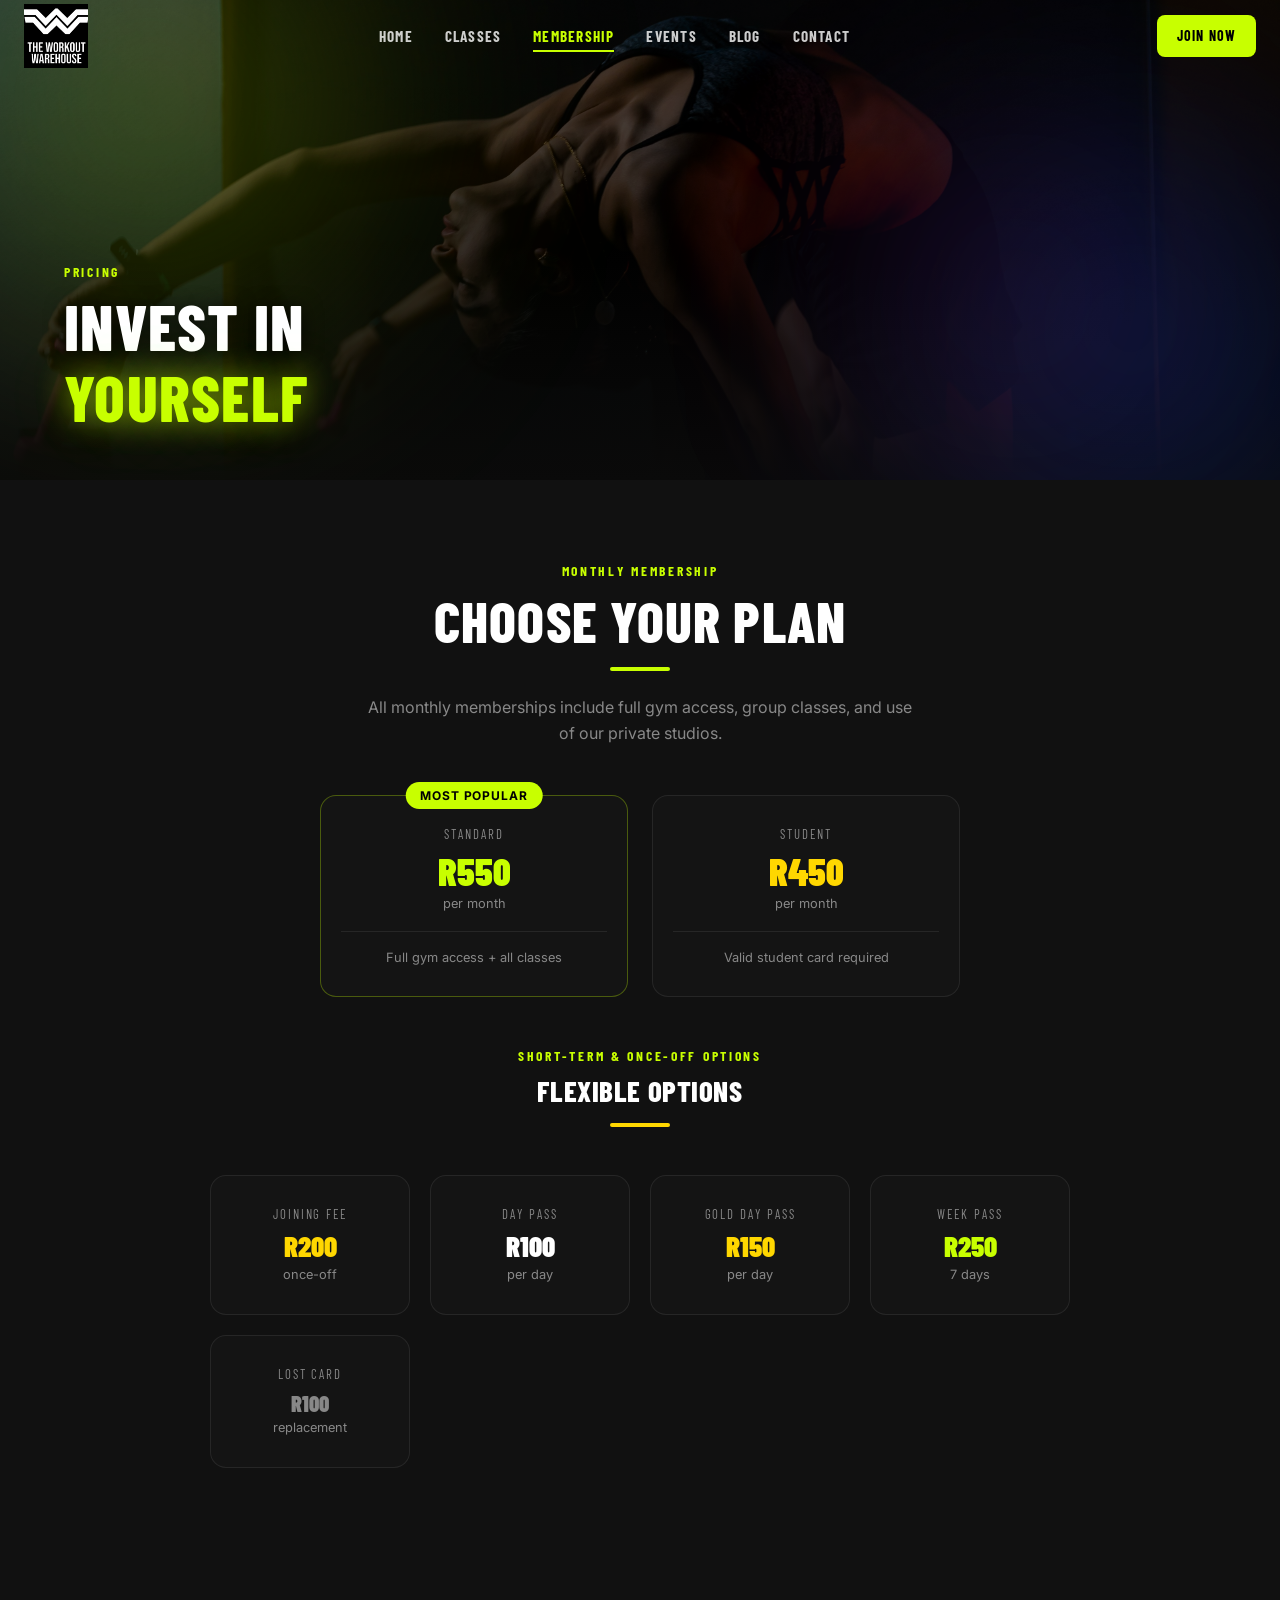
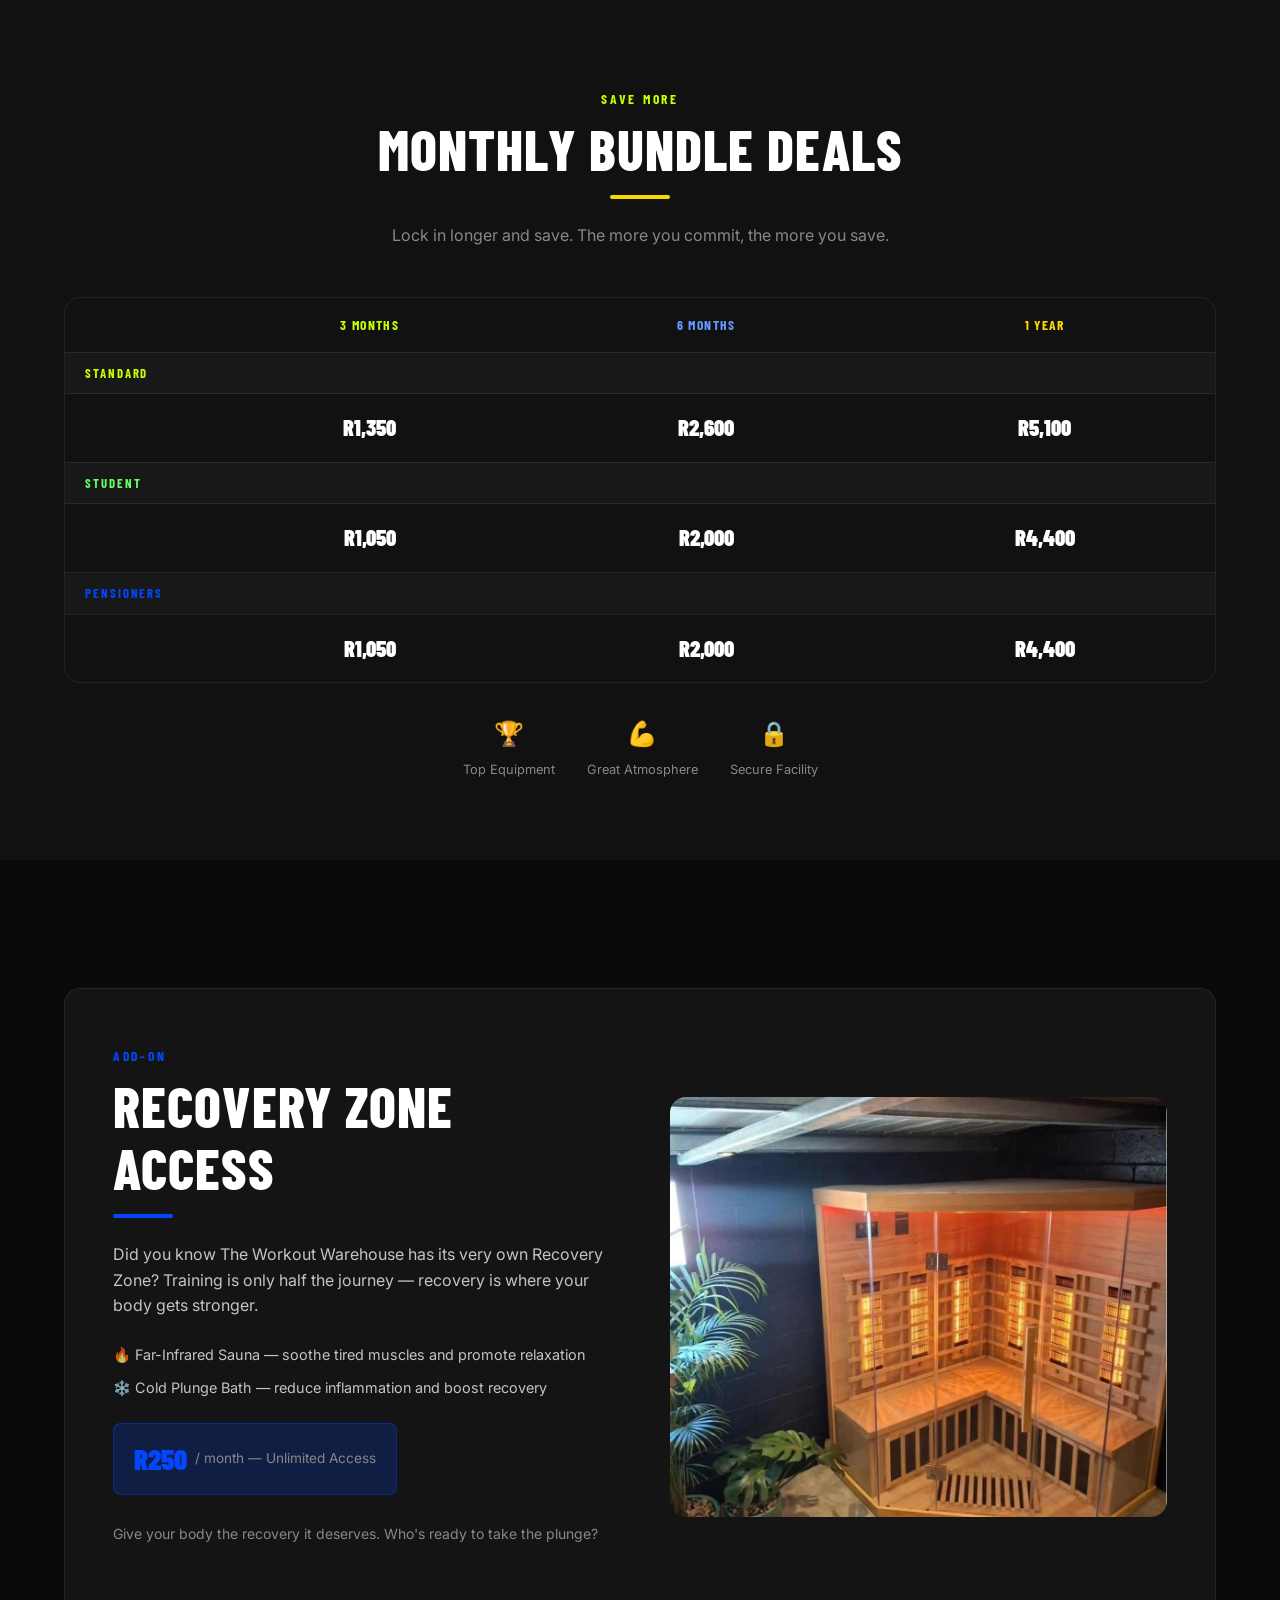
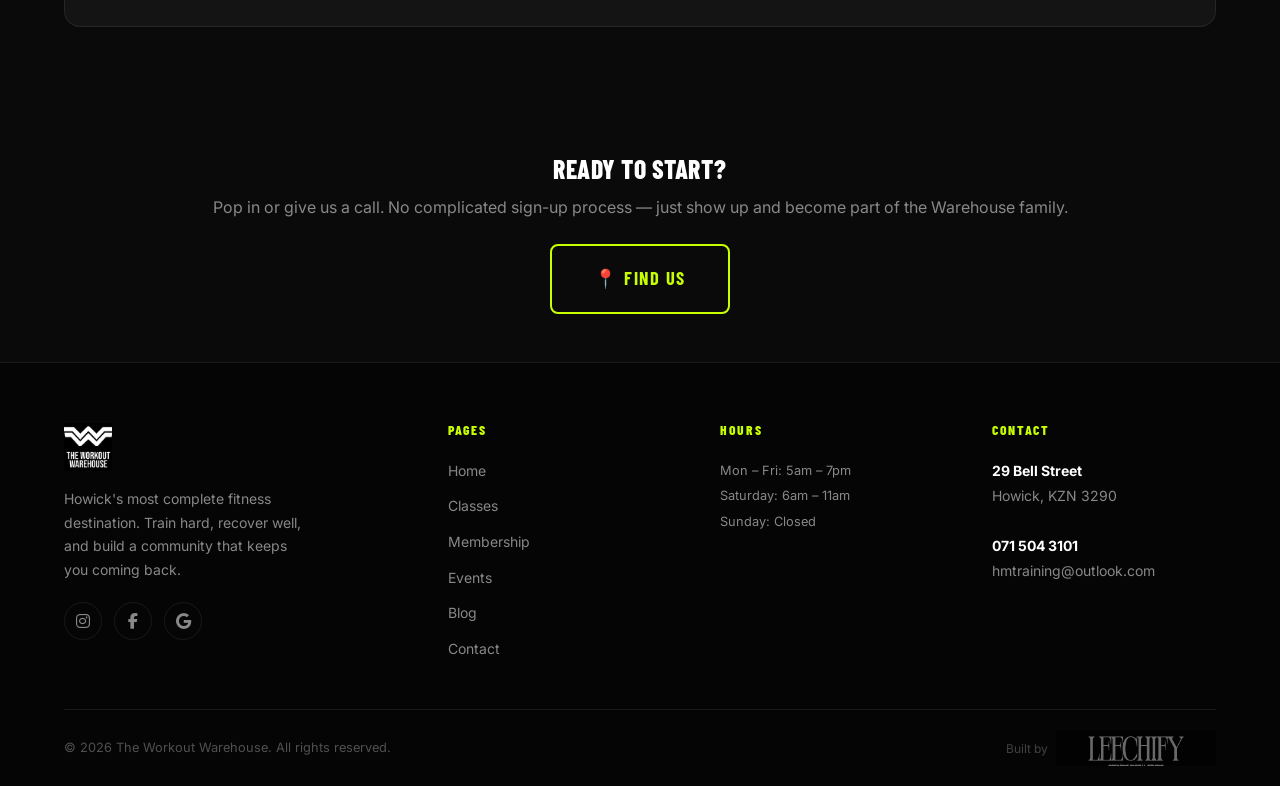
<file: membership.html>
<!DOCTYPE html>
<html lang="en">
<head>
  <meta charset="UTF-8" />
  <meta name="viewport" content="width=device-width, initial-scale=1.0" />
  <title>Membership &amp; Pricing — The Workout Warehouse</title>
  <meta name="description" content="Transparent, affordable membership pricing at The Workout Warehouse in Howick. Monthly, student, pensioner, day pass, week pass and bundle deals." />
  <link rel="stylesheet" href="css/styles.css" />
  <link rel="stylesheet" href="https://cdnjs.cloudflare.com/ajax/libs/font-awesome/6.5.0/css/all.min.css" />
  <link rel="icon" type="image/png" href="Logo.png" />
</head>
<body>

  <!-- ========== HEADER ========== -->
  <header class="site-header" id="site-header">
    <a href="index.html" class="header-logo">
      <img src="Logo.png" alt="The Workout Warehouse" />
    </a>
    <nav class="nav-links">
      <a href="index.html">Home</a>
      <a href="classes.html">Classes</a>
      <a href="membership.html">Membership</a>
      <a href="levelup.html">Events</a>
      <a href="blog.html">Blog</a>
      <a href="contact.html">Contact</a>
    </nav>
    <a href="contact.html" class="btn btn-primary btn-sm header-cta">Join Now</a>
    <button class="hamburger" aria-label="Toggle menu">
      <span></span><span></span><span></span>
    </button>
  </header>

  <nav class="mobile-nav">
    <a href="index.html">Home</a>
    <a href="classes.html">Classes</a>
    <a href="membership.html">Membership</a>
    <a href="levelup.html">Events</a>
    <a href="blog.html">Blog</a>
    <a href="contact.html">Contact</a>
    <a href="contact.html" class="btn btn-primary">Join Now</a>
  </nav>

  <main>

    <!-- ========== PAGE HERO ========== -->
    <section class="page-hero">
      <div class="hero-bg" style="background-image: url('Gym6.jpg');"></div>
      <div class="hero-overlay"></div>
      <div class="hero-blob hero-blob-1"></div>
      <div class="hero-blob hero-blob-2"></div>
      <div class="hero-blob hero-blob-3"></div>
      <div class="page-hero-content">
        <p class="eyebrow">Pricing</p>
        <h1>Invest In<br><span class="neon-text">Yourself</span></h1>
      </div>
    </section>


    <!-- ========== MONTHLY PRICES ========== -->
    <section class="section-pad" style="background: var(--bg-section);">
      <div class="container">
        <div class="section-header reveal">
          <p class="eyebrow">Monthly Membership</p>
          <h2>Choose Your Plan</h2>
          <div class="divider divider-center"></div>
          <p>All monthly memberships include full gym access, group classes, and use of our private studios.</p>
        </div>

        <!-- Main memberships -->
        <div style="display: grid; grid-template-columns: 1fr 1fr; gap: 24px; max-width: 640px; margin: 0 auto 48px;" class="reveal">
          <div class="price-card" style="border-color: var(--border-neon); position: relative; overflow: visible;">
            <div style="position: absolute; top: -14px; left: 50%; transform: translateX(-50%);">
              <span class="tag tag-neon">Most Popular</span>
            </div>
            <div class="label">Standard</div>
            <div class="amount">R550</div>
            <div class="suffix">per month</div>
            <div style="margin-top: 16px; padding-top: 16px; border-top: 1px solid var(--border);">
              <p style="font-size: 0.8rem; color: var(--muted);">Full gym access + all classes</p>
            </div>
          </div>
          <div class="price-card">
            <div class="label">Student</div>
            <div class="amount" style="color: var(--neon-gold);">R450</div>
            <div class="suffix">per month</div>
            <div style="margin-top: 16px; padding-top: 16px; border-top: 1px solid var(--border);">
              <p style="font-size: 0.8rem; color: var(--muted);">Valid student card required</p>
            </div>
          </div>
        </div>

        <!-- Once-off / short-term options -->
        <div class="section-header" style="margin-top: 48px;">
          <p class="eyebrow">Short-Term &amp; Once-Off Options</p>
          <h3 style="font-size: 1.8rem;">Flexible Options</h3>
          <div class="divider divider-center divider-gold"></div>
        </div>
        <div class="pricing-grid reveal" style="max-width: 860px; margin: 0 auto 60px;">
          <div class="price-card">
            <div class="label">Joining Fee</div>
            <div class="amount" style="font-size: 1.8rem; color: var(--neon-gold);">R200</div>
            <div class="suffix">once-off</div>
          </div>
          <div class="price-card">
            <div class="label">Day Pass</div>
            <div class="amount" style="font-size: 1.8rem; color: var(--white);">R100</div>
            <div class="suffix">per day</div>
          </div>
          <div class="price-card">
            <div class="label">Gold Day Pass</div>
            <div class="amount" style="font-size: 1.8rem; color: var(--neon-gold);">R150</div>
            <div class="suffix">per day</div>
          </div>
          <div class="price-card">
            <div class="label">Week Pass</div>
            <div class="amount" style="font-size: 1.8rem; color: var(--neon-green);">R250</div>
            <div class="suffix">7 days</div>
          </div>
          <div class="price-card">
            <div class="label">Lost Card</div>
            <div class="amount" style="font-size: 1.4rem; color: var(--muted);">R100</div>
            <div class="suffix">replacement</div>
          </div>
        </div>
      </div>
    </section>

    <!-- ========== BUNDLE DEALS ========== -->
    <section id="bundles" class="bundle-section section-pad">
      <div class="container">
        <div class="section-header reveal">
          <p class="eyebrow">Save More</p>
          <h2>Monthly Bundle Deals</h2>
          <div class="divider divider-center divider-gold"></div>
          <p>Lock in longer and save. The more you commit, the more you save.</p>
        </div>
        <div class="bundle-table-wrap reveal">
          <table class="bundle-table">
            <thead>
              <tr>
                <th></th>
                <th style="color: var(--neon-green);">3 Months</th>
                <th style="color: #6699ff;">6 Months</th>
                <th style="color: var(--neon-gold);">1 Year</th>
              </tr>
            </thead>
            <tbody>
              <tr class="row-label standard">
                <td colspan="4">Standard</td>
              </tr>
              <tr>
                <td></td>
                <td class="price-cell">R1,350</td>
                <td class="price-cell">R2,600</td>
                <td class="price-cell">R5,100</td>
              </tr>
              <tr class="row-label student">
                <td colspan="4">Student</td>
              </tr>
              <tr>
                <td></td>
                <td class="price-cell">R1,050</td>
                <td class="price-cell">R2,000</td>
                <td class="price-cell">R4,400</td>
              </tr>
              <tr class="row-label pension">
                <td colspan="4">Pensioners</td>
              </tr>
              <tr>
                <td></td>
                <td class="price-cell">R1,050</td>
                <td class="price-cell">R2,000</td>
                <td class="price-cell">R4,400</td>
              </tr>
            </tbody>
          </table>
        </div>
        <div style="display: flex; gap: 32px; justify-content: center; margin-top: 32px; flex-wrap: wrap; text-align: center;" class="reveal">
          <div>
            <span style="font-size: 1.5rem;">🏆</span>
            <p style="font-size: 0.8rem; color: var(--muted); margin-top: 6px;">Top Equipment</p>
          </div>
          <div>
            <span style="font-size: 1.5rem;">💪</span>
            <p style="font-size: 0.8rem; color: var(--muted); margin-top: 6px;">Great Atmosphere</p>
          </div>
          <div>
            <span style="font-size: 1.5rem;">🔒</span>
            <p style="font-size: 0.8rem; color: var(--muted); margin-top: 6px;">Secure Facility</p>
          </div>
        </div>
      </div>
    </section>

    <!-- ========== RECOVERY ZONE ADD-ON ========== -->
    <section id="recovery" class="section-pad" style="background: var(--bg);">
      <div class="container">
        <div class="recovery-addon reveal">
          <div class="recovery-addon-content">
            <p class="eyebrow" style="font-family: var(--font-head); font-size: 0.85rem; font-weight: 700; letter-spacing: 0.2em; text-transform: uppercase; color: var(--neon-blue); margin-bottom: 8px;">Add-On</p>
            <h2>Recovery Zone<br>Access</h2>
            <div class="divider divider-blue"></div>
            <p>Did you know The Workout Warehouse has its very own Recovery Zone? Training is only half the journey — recovery is where your body gets stronger.</p>
            <ul style="margin: 16px 0 24px; display: flex; flex-direction: column; gap: 10px; color: rgba(255,255,255,0.75); font-size: 0.9rem;">
              <li>🔥 Far-Infrared Sauna — soothe tired muscles and promote relaxation</li>
              <li>❄️ Cold Plunge Bath — reduce inflammation and boost recovery</li>
            </ul>
            <div class="addon-price-badge">
              <div class="price">R250</div>
              <div class="period">/ month — Unlimited Access</div>
            </div>
            <p style="font-size: 0.875rem; color: var(--muted);">Give your body the recovery it deserves. Who's ready to take the plunge?</p>
          </div>
          <div class="recovery-addon-image">
            <img src="Recovery Zone2.jpeg" alt="Recovery Zone" loading="lazy" />
          </div>
        </div>
      </div>
    </section>

    <!-- ========== CTA STRIP ========== -->
    <section class="section-pad-sm" style="background: var(--bg);">
      <div class="container" style="text-align: center;">
        <h3 class="reveal" style="font-size: 1.6rem; margin-bottom: 12px;">Ready to Start?</h3>
        <p class="reveal" style="color: var(--muted); margin-bottom: 24px;">Pop in or give us a call. No complicated sign-up process — just show up and become part of the Warehouse family.</p>
        <a href="contact.html" class="btn btn-outline btn-lg reveal">📍 Find Us</a>
      </div>
    </section>

  </main>

  <!-- ========== FOOTER ========== -->
  <footer class="site-footer">
    <div class="container">
      <div class="footer-grid">
        <div class="footer-brand">
          <img src="Logo.png" alt="The Workout Warehouse" />
          <p>Howick's most complete fitness destination. Train hard, recover well, and build a community that keeps you coming back.</p>
          <div class="footer-social">
            <a href="https://www.instagram.com/the.workout.warehouse" target="_blank" rel="noopener" aria-label="Instagram"><i class="fa-brands fa-instagram"></i></a>
            <a href="https://www.facebook.com/share/1EjubJLeHB/" target="_blank" rel="noopener" aria-label="Facebook"><i class="fa-brands fa-facebook-f"></i></a>
            <a href="https://share.google/mesvVrDXHMTG3f7lh" target="_blank" rel="noopener" aria-label="Google"><i class="fa-brands fa-google"></i></a>
          </div>
        </div>
        <div class="footer-col">
          <h4>Pages</h4>
          <ul>
            <li><a href="index.html">Home</a></li>
            <li><a href="classes.html">Classes</a></li>
            <li><a href="membership.html">Membership</a></li>
            <li><a href="levelup.html">Events</a></li>
            <li><a href="blog.html">Blog</a></li>
            <li><a href="contact.html">Contact</a></li>
          </ul>
        </div>
        <div class="footer-col">
          <h4>Hours</h4>
          <address style="font-size: 0.8rem; color: var(--muted); line-height: 2;">
            Mon – Fri: 5am – 7pm<br>
            Saturday: 6am – 11am<br>
            Sunday: Closed
          </address>
        </div>
        <div class="footer-col">
          <h4>Contact</h4>
          <address>
            <strong>29 Bell Street</strong><br>
            Howick, KZN 3290<br><br>
            <strong><a href="tel:0715043101">071 504 3101</a></strong><br>
            <a href="mailto:hmtraining@outlook.com">hmtraining@outlook.com</a>
          </address>
        </div>
      </div>
      <div class="footer-bottom">
        <p>© 2026 The Workout Warehouse. All rights reserved.</p>
        <a href="https://leechify.com" target="_blank" rel="noopener" style="display: flex; align-items: center; gap: 8px; opacity: 0.4; transition: opacity 0.3s;" onmouseover="this.style.opacity=0.8" onmouseout="this.style.opacity=0.4"><span style="font-size: 0.75rem; color: rgba(255,255,255,0.6); font-family: var(--font-body);">Built by</span><img src="leechify-logo.webp" alt="Leechify" style="height: 36px; width: 160px; object-fit: cover; object-position: center 47%; filter: saturate(0) brightness(5);" /></a>
      </div>
    </div>
  </footer>

  <script src="js/main.js"></script>
</body>
</html>
</file>
<file: css/styles.css>
/* ============================================================
   THE WORKOUT WAREHOUSE — Global Stylesheet
   ============================================================ */

/* ---------- Google Fonts ---------- */
@import url('https://fonts.googleapis.com/css2?family=Barlow+Condensed:wght@400;600;700;800;900&family=Inter:wght@300;400;500;600;700&display=swap');

/* ---------- CSS Variables ---------- */
:root {
  --bg:           #0A0A0A;
  --bg-card:      #141414;
  --bg-section:   #111111;
  --neon-green:   #C8FF00;
  --neon-blue:    #0047FF;
  --neon-gold:    #FFD700;
  --white:        #FFFFFF;
  --muted:        #888888;
  --border:       rgba(255,255,255,0.08);
  --border-neon:  rgba(200,255,0,0.3);

  --font-head:    'Barlow Condensed', sans-serif;
  --font-body:    'Inter', sans-serif;

  --radius:       8px;
  --radius-lg:    16px;
  --transition:   0.3s ease;
  --shadow:       0 4px 30px rgba(0,0,0,0.5);
  --shadow-neon:  0 0 20px rgba(200,255,0,0.2);
}

/* ---------- Reset ---------- */
*, *::before, *::after { box-sizing: border-box; margin: 0; padding: 0; }
html { scroll-behavior: smooth; font-size: 16px; }
body {
  background-color: var(--bg);
  color: var(--white);
  font-family: var(--font-body);
  line-height: 1.6;
  overflow-x: hidden;
}
img { display: block; max-width: 100%; height: auto; }
a { color: inherit; text-decoration: none; }
ul { list-style: none; }
button { cursor: pointer; border: none; background: none; font-family: inherit; }

/* ---------- Typography ---------- */
h1, h2, h3, h4, h5 {
  font-family: var(--font-head);
  font-weight: 800;
  line-height: 1.1;
  text-transform: uppercase;
  letter-spacing: 0.02em;
}
h1 { font-size: clamp(2.5rem, 7vw, 5.5rem); }
h2 { font-size: clamp(2rem, 5vw, 3.5rem); }
h3 { font-size: clamp(1.4rem, 3vw, 2rem); }
h4 { font-size: 1.2rem; }
p { font-size: 1rem; color: rgba(255,255,255,0.85); }

/* ---------- Utility Classes ---------- */
.container {
  max-width: 1200px;
  margin: 0 auto;
  padding: 0 24px;
}
.section-pad { padding: 80px 0; }
.section-pad-sm { padding: 48px 0; }

.neon-text  { color: var(--neon-green); }
.blue-text  { color: var(--neon-blue); }
.gold-text  { color: var(--neon-gold); }
.muted-text { color: var(--muted); }

.tag {
  display: inline-block;
  padding: 4px 14px;
  border-radius: 100px;
  font-size: 0.75rem;
  font-weight: 700;
  text-transform: uppercase;
  letter-spacing: 0.08em;
}
.tag-neon  { background: var(--neon-green); color: #000; }
.tag-blue  { background: var(--neon-blue);  color: #fff; }
.tag-gold  { background: var(--neon-gold);  color: #000; }

.divider {
  width: 60px;
  height: 4px;
  background: var(--neon-green);
  margin: 16px 0 24px;
  border-radius: 2px;
}
.divider-center { margin: 16px auto 24px; }
.divider-blue  { background: var(--neon-blue); }
.divider-gold  { background: var(--neon-gold); }

/* ---------- Buttons ---------- */
.btn {
  display: inline-flex;
  align-items: center;
  gap: 8px;
  padding: 14px 32px;
  border-radius: var(--radius);
  font-family: var(--font-head);
  font-weight: 700;
  font-size: 1rem;
  text-transform: uppercase;
  letter-spacing: 0.08em;
  transition: var(--transition);
  position: relative;
  overflow: hidden;
}
.btn::after {
  content: '';
  position: absolute;
  inset: 0;
  background: rgba(255,255,255,0.1);
  opacity: 0;
  transition: var(--transition);
}
.btn:hover::after { opacity: 1; }

.btn-primary {
  background: var(--neon-green);
  color: #000;
}
.btn-primary:hover { box-shadow: 0 0 24px rgba(200,255,0,0.5); transform: translateY(-2px); }

.btn-outline {
  background: transparent;
  color: var(--neon-green);
  border: 2px solid var(--neon-green);
}
.btn-outline:hover { background: var(--neon-green); color: #000; }

.btn-blue {
  background: var(--neon-blue);
  color: #fff;
}
.btn-blue:hover { box-shadow: 0 0 24px rgba(0,71,255,0.5); transform: translateY(-2px); }

.btn-gold {
  background: var(--neon-gold);
  color: #000;
}
.btn-gold:hover { box-shadow: 0 0 24px rgba(255,215,0,0.5); transform: translateY(-2px); }

.btn-white {
  background: var(--white);
  color: #000;
}
.btn-white:hover { background: #eee; transform: translateY(-2px); }

.btn-sm { padding: 10px 20px; font-size: 0.875rem; }
.btn-lg { padding: 18px 42px; font-size: 1.15rem; }

/* ---------- Section Headers ---------- */
.section-header { text-align: center; margin-bottom: 48px; }
.section-header .eyebrow {
  font-family: var(--font-head);
  font-size: 0.85rem;
  font-weight: 700;
  letter-spacing: 0.2em;
  text-transform: uppercase;
  color: var(--neon-green);
  margin-bottom: 8px;
}
.section-header h2 { margin-bottom: 12px; }
.section-header p { color: var(--muted); max-width: 560px; margin: 0 auto; }

/* ============================================================
   HEADER / NAVIGATION
   ============================================================ */
.site-header {
  position: fixed;
  top: 0;
  left: 0;
  right: 0;
  z-index: 1000;
  padding: 0 24px;
  height: 72px;
  display: flex;
  align-items: center;
  justify-content: space-between;
  transition: background var(--transition), backdrop-filter var(--transition), box-shadow var(--transition);
}
.site-header.scrolled {
  background: rgba(10,10,10,0.92);
  backdrop-filter: blur(20px);
  box-shadow: 0 1px 0 var(--border);
}

.header-logo {
  display: flex;
  align-items: center;
  gap: 10px;
}
.header-logo img {
  height: 64px;
  width: auto;
  filter: invert(0); /* logo is already white on transparent */
}

.nav-links {
  display: flex;
  align-items: center;
  gap: 32px;
}
.nav-links a {
  font-family: var(--font-head);
  font-weight: 700;
  font-size: 0.95rem;
  letter-spacing: 0.08em;
  text-transform: uppercase;
  color: rgba(255,255,255,0.8);
  position: relative;
  transition: color var(--transition);
}
.nav-links a::after {
  content: '';
  position: absolute;
  bottom: -4px;
  left: 0;
  right: 0;
  height: 2px;
  background: var(--neon-green);
  transform: scaleX(0);
  transform-origin: left;
  transition: transform var(--transition);
}
.nav-links a:hover,
.nav-links a.active { color: var(--neon-green); }
.nav-links a:hover::after,
.nav-links a.active::after { transform: scaleX(1); }

.header-cta { margin-left: 16px; }

/* Hamburger */
.hamburger {
  display: none;
  flex-direction: column;
  gap: 5px;
  padding: 6px;
  cursor: pointer;
}
.hamburger span {
  display: block;
  width: 24px;
  height: 2px;
  background: var(--white);
  border-radius: 2px;
  transition: var(--transition);
}
.hamburger.open span:nth-child(1) { transform: translateY(7px) rotate(45deg); }
.hamburger.open span:nth-child(2) { opacity: 0; }
.hamburger.open span:nth-child(3) { transform: translateY(-7px) rotate(-45deg); }

/* Mobile Nav Drawer */
.mobile-nav {
  display: none;
  position: fixed;
  top: 72px;
  left: 0;
  right: 0;
  background: rgba(10,10,10,0.98);
  backdrop-filter: blur(20px);
  padding: 24px;
  flex-direction: column;
  gap: 0;
  z-index: 999;
  border-top: 1px solid var(--border);
  transform: translateY(-10px);
  opacity: 0;
  pointer-events: none;
  transition: transform var(--transition), opacity var(--transition);
}
.mobile-nav.open {
  display: flex;
  transform: translateY(0);
  opacity: 1;
  pointer-events: all;
}
.mobile-nav a {
  font-family: var(--font-head);
  font-weight: 700;
  font-size: 1.4rem;
  letter-spacing: 0.05em;
  text-transform: uppercase;
  padding: 14px 0;
  border-bottom: 1px solid var(--border);
  color: rgba(255,255,255,0.85);
  transition: color var(--transition);
}
.mobile-nav a:hover { color: var(--neon-green); }
.mobile-nav .btn { margin-top: 20px; text-align: center; justify-content: center; }
.mobile-nav .btn-primary { color: #000; }

/* ============================================================
   HERO SECTIONS
   ============================================================ */
.hero {
  position: relative;
  width: 100%;
  min-height: 100vh;
  display: flex;
  align-items: center;
  justify-content: center;
  text-align: center;
  overflow: hidden;
}
.hero-bg {
  position: absolute;
  inset: 0;
  background-size: cover;
  background-position: center;
  background-repeat: no-repeat;
  transform: scale(1.05);
  transition: transform 8s ease;
}
.hero.loaded .hero-bg { transform: scale(1); }

.hero-video {
  position: absolute;
  inset: 0;
  width: 100%;
  height: 100%;
  object-fit: cover;
  object-position: center;
}
.hero-overlay {
  position: absolute;
  inset: 0;
  background: linear-gradient(
    to bottom,
    rgba(0,0,0,0.65) 0%,
    rgba(0,0,0,0.5) 50%,
    rgba(10,10,10,0.95) 100%
  );
}
.hero-content {
  position: relative;
  z-index: 2;
  padding: 120px 24px 80px;
  max-width: 900px;
}
.hero-logo {
  width: 120px;
  margin: 0 auto 24px;
  filter: brightness(0) invert(1);
}
.hero-content h1 {
  margin-bottom: 16px;
  text-shadow: 0 2px 20px rgba(0,0,0,0.8);
}
.hero-content h1 .highlight {
  color: var(--neon-green);
  position: relative;
}
.hero-content p.lead {
  font-size: 1.15rem;
  color: rgba(255,255,255,0.75);
  max-width: 520px;
  margin: 0 auto 36px;
}
.hero-btns {
  display: flex;
  gap: 16px;
  justify-content: center;
  flex-wrap: wrap;
}

/* Page hero (shorter, for inner pages) */
.page-hero {
  position: relative;
  min-height: 480px;
  display: flex;
  align-items: flex-end;
  overflow: hidden;
}
.page-hero .hero-bg { transform: none; }
.page-hero .hero-overlay {
  background: linear-gradient(to top, rgba(10,10,10,1) 0%, rgba(0,0,0,0.75) 50%, rgba(0,0,0,0.6) 100%);
}
.page-hero-content {
  position: relative;
  z-index: 2;
  padding: 96px 24px 48px;
  width: 100%;
  max-width: 1200px;
  margin: 0 auto;
}
.page-hero-content .eyebrow {
  font-family: var(--font-head);
  font-size: 0.85rem;
  font-weight: 700;
  letter-spacing: 0.2em;
  text-transform: uppercase;
  color: var(--neon-green);
  margin-bottom: 8px;
}
.page-hero-content h1 { font-size: clamp(2.2rem, 6vw, 4rem); text-shadow: 0 2px 20px rgba(0,0,0,0.8); }
.page-hero-content h1 .neon-text { text-shadow: 0 0 30px rgba(200,255,0,0.6), 0 0 80px rgba(200,255,0,0.2); }

/* ============================================================
   CARDS
   ============================================================ */
.card {
  background: var(--bg-card);
  border: 1px solid var(--border);
  border-radius: var(--radius-lg);
  overflow: hidden;
  transition: transform var(--transition), box-shadow var(--transition), border-color var(--transition);
}
.card:hover {
  transform: translateY(-6px);
  box-shadow: var(--shadow);
  border-color: rgba(200,255,0,0.2);
}
.card-body { padding: 24px; }
.card-img { width: 100%; height: 220px; object-fit: cover; }
.card-img-tall { height: 300px; }

/* ============================================================
   OFFER GRID (Home — What We Offer)
   ============================================================ */
.offer-grid {
  display: grid;
  grid-template-columns: repeat(3, 1fr);
  gap: 20px;
}
.offer-card {
  background: var(--bg-card);
  border: 1px solid var(--border);
  border-radius: var(--radius-lg);
  padding: 32px 24px;
  text-align: center;
  transition: var(--transition);
  position: relative;
  overflow: hidden;
}
.offer-card::before {
  content: '';
  position: absolute;
  bottom: 0; left: 0; right: 0;
  height: 3px;
  background: var(--neon-green);
  transform: scaleX(0);
  transition: transform var(--transition);
}
.offer-card:hover { transform: translateY(-6px); border-color: var(--border-neon); box-shadow: var(--shadow-neon); }
.offer-card:hover::before { transform: scaleX(1); }
.offer-icon {
  font-size: 2rem;
  width: 72px;
  height: 72px;
  border-radius: 50%;
  display: flex;
  align-items: center;
  justify-content: center;
  margin: 0 auto 20px;
  line-height: 1;
}
.offer-card h3 {
  font-size: 1.3rem;
  margin-bottom: 8px;
}
.offer-card p {
  font-size: 0.875rem;
  color: var(--muted);
}

/* ============================================================
   RECOVERY ZONE
   ============================================================ */
.recovery-section {
  background: var(--bg-section);
  position: relative;
  overflow: hidden;
}
.recovery-section::before {
  content: '';
  position: absolute;
  top: -100px; right: -100px;
  width: 400px; height: 400px;
  background: radial-gradient(circle, rgba(0,71,255,0.08) 0%, transparent 70%);
  pointer-events: none;
}
.recovery-grid {
  display: grid;
  grid-template-columns: 1fr 1fr;
  gap: 60px;
  align-items: center;
}
.recovery-images {
  display: grid;
  grid-template-columns: 1fr 1fr;
  grid-template-rows: 200px 200px;
  gap: 12px;
}
.recovery-images img {
  width: 100%;
  height: 100%;
  object-fit: cover;
  border-radius: var(--radius);
}
.recovery-images img:first-child {
  grid-column: 1 / -1;
  height: 220px;
}
.recovery-copy .eyebrow {
  font-family: var(--font-head);
  font-size: 0.85rem;
  font-weight: 700;
  letter-spacing: 0.2em;
  text-transform: uppercase;
  color: var(--neon-blue);
  margin-bottom: 8px;
}
.recovery-features {
  display: grid;
  grid-template-columns: 1fr 1fr;
  gap: 16px;
  margin: 24px 0;
}
.recovery-feature {
  background: rgba(255,255,255,0.04);
  border: 1px solid var(--border);
  border-radius: var(--radius);
  padding: 20px;
}
.recovery-feature .icon { font-size: 1.8rem; margin-bottom: 8px; }
.recovery-feature h4 { font-size: 1rem; margin-bottom: 4px; }
.recovery-feature p { font-size: 0.85rem; color: var(--muted); }
.recovery-price {
  display: inline-flex;
  align-items: center;
  gap: 12px;
  background: rgba(0,71,255,0.12);
  border: 1px solid rgba(0,71,255,0.3);
  border-radius: var(--radius);
  padding: 16px 24px;
  margin-bottom: 24px;
}
.recovery-price .amount {
  font-family: var(--font-head);
  font-size: 2rem;
  font-weight: 900;
  color: var(--neon-blue);
}
.recovery-price .label { font-size: 0.875rem; color: var(--muted); }

/* ============================================================
   CHALLENGE BANNER
   ============================================================ */
.challenge-banner {
  background: var(--neon-green);
  position: relative;
  overflow: hidden;
  padding: 40px 24px;
}
.challenge-banner::before {
  content: '';
  position: absolute;
  inset: 0;
  background: url('../Challenge1.png') center/cover no-repeat;
  opacity: 0.08;
}
.challenge-banner-inner {
  position: relative;
  z-index: 1;
  max-width: 1200px;
  margin: 0 auto;
  display: flex;
  align-items: center;
  justify-content: space-between;
  gap: 24px;
  flex-wrap: wrap;
}
.challenge-banner-text h2 {
  color: #000;
  font-size: clamp(1.8rem, 4vw, 2.8rem);
  margin-bottom: 4px;
}
.challenge-banner-text p {
  color: rgba(0,0,0,0.7);
  font-size: 1rem;
}

/* ============================================================
   COMMUNITY GALLERY (Carousel / Marquee)
   ============================================================ */
.community-section { overflow: hidden; }
.carousel-track-wrap { overflow: hidden; position: relative; }
.carousel-track {
  display: flex;
  gap: 16px;
  width: max-content;
  animation: marquee 30s linear infinite;
}
.carousel-track:hover { animation-play-state: paused; }
@keyframes marquee {
  0%   { transform: translateX(0); }
  100% { transform: translateX(-50%); }
}
.carousel-item {
  width: 340px;
  height: 260px;
  border-radius: var(--radius-lg);
  overflow: hidden;
  flex-shrink: 0;
}
.carousel-item img {
  width: 100%;
  height: 100%;
  object-fit: cover;
  transition: transform 0.5s ease;
}
.carousel-item:hover img { transform: scale(1.05); }

/* ============================================================
   CAR WASH SECTION
   ============================================================ */
.carwash-section { background: var(--bg-section); }
.carwash-grid {
  display: grid;
  grid-template-columns: 1fr 1fr;
  gap: 60px;
  align-items: start;
}
.carwash-images {
  display: flex;
  flex-direction: column;
  gap: 10px;
}
.carwash-images img {
  width: 100%;
  height: 210px;
  object-fit: cover;
  border-radius: var(--radius);
}
.carwash-images img:nth-child(1) {
  object-position: center 40%;
}
.carwash-images img:nth-child(2) {
  object-position: center 40%;
}
.carwash-images img:nth-child(4) {
  object-position: center 35%;
}
.carwash-copy .eyebrow {
  font-family: var(--font-head);
  font-size: 0.85rem;
  font-weight: 700;
  letter-spacing: 0.2em;
  text-transform: uppercase;
  color: var(--neon-green);
  margin-bottom: 8px;
}
.carwash-checklist {
  margin: 20px 0;
  display: flex;
  flex-direction: column;
  gap: 10px;
}
.carwash-checklist li {
  display: flex;
  align-items: center;
  gap: 10px;
  font-size: 0.95rem;
}
.carwash-checklist li::before {
  content: '✅';
  font-size: 1rem;
}
.carwash-price-table {
  background: rgba(255,255,255,0.04);
  border: 1px solid var(--border);
  border-radius: var(--radius);
  overflow: hidden;
  margin: 20px 0;
}
.carwash-price-table table {
  width: 100%;
  border-collapse: collapse;
}
.carwash-price-table th {
  background: rgba(200,255,0,0.1);
  color: var(--neon-green);
  font-family: var(--font-head);
  font-size: 0.8rem;
  letter-spacing: 0.1em;
  text-transform: uppercase;
  padding: 10px 14px;
  text-align: left;
  border-bottom: 1px solid var(--border);
}
.carwash-price-table td {
  padding: 10px 14px;
  font-size: 0.9rem;
  border-bottom: 1px solid var(--border);
  color: rgba(255,255,255,0.85);
}
.carwash-price-table tr:last-child td { border-bottom: none; }
.carwash-price-table td:not(:first-child) {
  color: var(--neon-green);
  font-weight: 700;
  font-family: var(--font-head);
}
.carwash-contact {
  display: flex;
  align-items: center;
  gap: 10px;
  margin-top: 20px;
  font-size: 0.95rem;
  color: var(--muted);
}
.carwash-contact strong { color: var(--white); }

/* ============================================================
   FITCHEF & COFFEE
   ============================================================ */
.extras-grid {
  display: grid;
  grid-template-columns: 1fr 1fr;
  gap: 32px;
}
.extra-card {
  background: var(--bg-card);
  border: 1px solid var(--border);
  border-radius: var(--radius-lg);
  overflow: hidden;
  transition: var(--transition);
}
.extra-card:hover { transform: translateY(-4px); box-shadow: var(--shadow); }
.extra-card-images {
  display: grid;
  grid-template-columns: 1fr 1fr;
  height: 200px;
  gap: 2px;
}
.extra-card-images img {
  width: 100%;
  height: 100%;
  object-fit: cover;
}
.extra-card-images.single img {
  grid-column: 1/-1;
}
.extra-card-body { padding: 28px; }
.extra-card-body .eyebrow {
  font-family: var(--font-head);
  font-size: 0.8rem;
  font-weight: 700;
  letter-spacing: 0.15em;
  text-transform: uppercase;
  color: var(--neon-gold);
  margin-bottom: 6px;
}
.extra-card-body h3 { margin-bottom: 12px; }
.extra-card-body p { font-size: 0.9rem; color: var(--muted); line-height: 1.65; }
.extra-checklist {
  margin: 16px 0;
  display: flex;
  flex-direction: column;
  gap: 8px;
}
.extra-checklist li {
  font-size: 0.875rem;
  color: rgba(255,255,255,0.75);
  padding-left: 20px;
  position: relative;
}
.extra-checklist li::before {
  content: '✔️';
  position: absolute;
  left: 0;
  font-size: 0.75rem;
}

/* ============================================================
   MERCH SECTION
   ============================================================ */
.merch-section { background: var(--bg-section); }
.merch-grid {
  display: grid;
  grid-template-columns: repeat(3, 1fr);
  gap: 20px;
  margin-bottom: 32px;
}
.merch-img {
  border-radius: var(--radius-lg);
  overflow: hidden;
  aspect-ratio: 1;
}
.merch-img img {
  width: 100%;
  height: 100%;
  object-fit: cover;
  transition: transform 0.5s ease;
}
.merch-img:hover img { transform: scale(1.06); }
.merch-copy { text-align: center; max-width: 600px; margin: 0 auto; }
.merch-copy p { color: var(--muted); margin-bottom: 24px; }

/* ============================================================
   REVIEWS
   ============================================================ */
.reviews-section { background: var(--bg); }
.reviews-grid {
  display: grid;
  grid-template-columns: repeat(3, 1fr);
  gap: 24px;
}
.review-card {
  background: var(--bg-card);
  border: 1px solid var(--border);
  border-radius: var(--radius-lg);
  padding: 28px;
  transition: var(--transition);
}
.review-card:hover { transform: translateY(-4px); border-color: rgba(200,255,0,0.2); }
.review-stars {
  color: var(--neon-gold);
  font-size: 1rem;
  margin-bottom: 12px;
  letter-spacing: 2px;
}
.review-text {
  font-size: 0.95rem;
  color: rgba(255,255,255,0.8);
  line-height: 1.7;
  margin-bottom: 20px;
  font-style: italic;
}
.review-author {
  display: flex;
  align-items: center;
  gap: 12px;
}
.review-avatar {
  width: 40px;
  height: 40px;
  border-radius: 50%;
  background: var(--neon-green);
  display: flex;
  align-items: center;
  justify-content: center;
  font-family: var(--font-head);
  font-weight: 900;
  color: #000;
  font-size: 1rem;
  flex-shrink: 0;
}
.review-name { font-weight: 600; font-size: 0.9rem; }
.review-role { font-size: 0.8rem; color: var(--muted); }

/* ============================================================
   HOURS + CONTACT STRIP
   ============================================================ */
.hours-strip {
  background: var(--bg-card);
  border-top: 1px solid var(--border);
  border-bottom: 1px solid var(--border);
}
.hours-strip-inner {
  display: grid;
  grid-template-columns: 1fr 1fr;
  gap: 60px;
  align-items: center;
  padding: 48px 0;
}
.hours-table { width: 100%; border-collapse: collapse; }
.hours-table tr { border-bottom: 1px solid var(--border); }
.hours-table tr:last-child { border-bottom: none; }
.hours-table td {
  padding: 10px 0;
  font-size: 0.9rem;
}
.hours-table td:first-child { color: var(--muted); }
.hours-table td:last-child { color: var(--white); font-weight: 600; text-align: right; }
.hours-table .closed { color: rgba(255,255,255,0.35) !important; }
.hours-table tr.today td { color: var(--neon-green); }
.contact-info { display: flex; flex-direction: column; gap: 16px; }
.contact-item {
  display: flex;
  align-items: flex-start;
  gap: 14px;
}
.contact-item .icon {
  font-size: 1.2rem;
  margin-top: 2px;
  flex-shrink: 0;
}
.contact-item p { font-size: 0.95rem; color: rgba(255,255,255,0.8); }
.contact-item strong { color: var(--white); display: block; }

/* ============================================================
   FOOTER
   ============================================================ */
.site-footer {
  background: #050505;
  border-top: 1px solid var(--border);
  padding: 60px 0 0;
}
.footer-grid {
  display: grid;
  grid-template-columns: 1.5fr 1fr 1fr 1fr;
  gap: 48px;
  padding-bottom: 48px;
  border-bottom: 1px solid var(--border);
}
.footer-brand img {
  height: 48px;
  margin-bottom: 16px;
}
.footer-brand p {
  font-size: 0.875rem;
  color: var(--muted);
  line-height: 1.7;
  max-width: 240px;
}
.footer-social {
  display: flex;
  gap: 12px;
  margin-top: 20px;
}
.footer-social a {
  width: 38px;
  height: 38px;
  border: 1px solid var(--border);
  border-radius: 50%;
  display: flex;
  align-items: center;
  justify-content: center;
  font-size: 1rem;
  transition: var(--transition);
  color: var(--muted);
}
.footer-social a:hover {
  border-color: var(--neon-green);
  color: var(--neon-green);
  background: rgba(200,255,0,0.08);
}
.footer-col h4 {
  font-size: 0.85rem;
  letter-spacing: 0.12em;
  color: var(--neon-green);
  margin-bottom: 20px;
  text-transform: uppercase;
}
.footer-col ul { display: flex; flex-direction: column; gap: 10px; }
.footer-col ul li a {
  font-size: 0.875rem;
  color: var(--muted);
  transition: color var(--transition);
}
.footer-col ul li a:hover { color: var(--white); }
.footer-col address {
  font-style: normal;
  font-size: 0.875rem;
  color: var(--muted);
  line-height: 1.8;
}
.footer-col address strong { color: var(--white); }
.footer-bottom {
  padding: 20px 0;
  display: flex;
  align-items: center;
  justify-content: space-between;
  gap: 16px;
  flex-wrap: wrap;
}
.footer-bottom p { font-size: 0.8rem; color: rgba(255,255,255,0.3); }

/* ============================================================
   CLASS TIMETABLE
   ============================================================ */
.timetable-wrap {
  overflow-x: auto;
  border-radius: var(--radius-lg);
  border: 1px solid var(--border);
}
.timetable {
  width: 100%;
  border-collapse: collapse;
  min-width: 700px;
}
.timetable th {
  background: rgba(200,255,0,0.07);
  color: var(--neon-green);
  font-family: var(--font-head);
  font-size: 0.85rem;
  letter-spacing: 0.1em;
  text-transform: uppercase;
  padding: 14px 16px;
  text-align: left;
  border-bottom: 1px solid var(--border);
}
.timetable td {
  padding: 14px 16px;
  font-size: 0.875rem;
  border-bottom: 1px solid var(--border);
  vertical-align: top;
  color: rgba(255,255,255,0.8);
}
.timetable tr:last-child td { border-bottom: none; }
.timetable tr:hover td { background: rgba(255,255,255,0.02); }
.timetable td:first-child {
  font-family: var(--font-head);
  font-weight: 700;
  font-size: 1rem;
  color: var(--white);
  white-space: nowrap;
}
.class-chip {
  display: inline-block;
  padding: 4px 10px;
  border-radius: 4px;
  font-size: 0.75rem;
  font-weight: 700;
  font-family: var(--font-head);
  letter-spacing: 0.05em;
  text-transform: uppercase;
  margin: 2px 0;
}
.chip-green  { background: rgba(200,255,0,0.15);  color: var(--neon-green); }
.chip-blue   { background: rgba(0,71,255,0.15);   color: #6699ff; }
.chip-gold   { background: rgba(255,215,0,0.15);  color: var(--neon-gold); }
.chip-white  { background: rgba(255,255,255,0.08); color: var(--white); }
.class-time  { font-size: 0.75rem; color: var(--muted); display: block; }

/* Class Spotlights */
.spotlight-grid {
  display: grid;
  grid-template-columns: repeat(3, 1fr);
  gap: 28px;
  margin-top: 60px;
}
.spotlight-card {
  background: var(--bg-card);
  border: 1px solid var(--border);
  border-radius: var(--radius-lg);
  overflow: hidden;
}
.spotlight-images {
  display: grid;
  grid-template-columns: 1fr 1fr 1fr;
  height: 180px;
  gap: 2px;
}
.spotlight-images img {
  width: 100%;
  height: 100%;
  object-fit: cover;
}
.spotlight-images.two-col {
  grid-template-columns: 1fr 1fr;
}
.spotlight-images.one-col {
  grid-template-columns: 1fr;
}
.spotlight-body { padding: 24px; }
.spotlight-body .tag { margin-bottom: 12px; }
.spotlight-body h3 { margin-bottom: 8px; }
.spotlight-body p { font-size: 0.875rem; color: var(--muted); margin-bottom: 16px; }
.spotlight-times { display: flex; flex-direction: column; gap: 4px; }
.spotlight-times span {
  font-size: 0.8rem;
  color: rgba(255,255,255,0.6);
  font-family: var(--font-head);
  letter-spacing: 0.05em;
}
.spotlight-times span strong { color: var(--neon-green); }

/* Coming Soon */
.coming-soon-strip {
  background: rgba(255,255,255,0.03);
  border: 1px solid var(--border);
  border-radius: var(--radius-lg);
  padding: 32px;
  text-align: center;
  margin-top: 48px;
}
.coming-soon-strip h3 { color: var(--muted); font-size: 1rem; letter-spacing: 0.2em; margin-bottom: 20px; }
.coming-soon-badges {
  display: flex;
  gap: 12px;
  justify-content: center;
  flex-wrap: wrap;
}
.coming-soon-badge {
  padding: 8px 20px;
  border: 1px solid rgba(255,255,255,0.15);
  border-radius: 100px;
  font-family: var(--font-head);
  font-size: 0.9rem;
  font-weight: 700;
  letter-spacing: 0.08em;
  text-transform: uppercase;
  color: rgba(255,255,255,0.4);
}

/* ============================================================
   PRICING / MEMBERSHIP
   ============================================================ */
.pricing-grid {
  display: grid;
  grid-template-columns: repeat(auto-fill, minmax(160px, 1fr));
  gap: 20px;
  margin-bottom: 60px;
}
.price-card {
  background: var(--bg-card);
  border: 1px solid var(--border);
  border-radius: var(--radius-lg);
  padding: 28px 20px;
  text-align: center;
  transition: var(--transition);
}
.price-card:hover { transform: translateY(-6px); border-color: var(--border-neon); box-shadow: var(--shadow-neon); }
.price-card .label {
  font-family: var(--font-head);
  font-size: 0.8rem;
  letter-spacing: 0.15em;
  text-transform: uppercase;
  color: var(--muted);
  margin-bottom: 8px;
}
.price-card .amount {
  font-family: var(--font-head);
  font-size: 2.4rem;
  font-weight: 900;
  color: var(--neon-green);
  line-height: 1;
}
.price-card .suffix {
  font-size: 0.8rem;
  color: var(--muted);
  margin-top: 4px;
}

/* Bundle Table */
.bundle-section { background: var(--bg-section); }
.bundle-table-wrap {
  overflow-x: auto;
  border-radius: var(--radius-lg);
  border: 1px solid var(--border);
}
.bundle-table {
  width: 100%;
  border-collapse: collapse;
  min-width: 500px;
}
.bundle-table th {
  padding: 16px 20px;
  font-family: var(--font-head);
  font-size: 0.85rem;
  letter-spacing: 0.1em;
  text-transform: uppercase;
  text-align: center;
  border-bottom: 1px solid var(--border);
}
.bundle-table th:first-child { text-align: left; color: var(--muted); }
.bundle-table .col-3m  th { color: var(--neon-green); }
.bundle-table .col-6m  th { color: var(--neon-blue); }
.bundle-table .col-1y  th { color: var(--neon-gold); }

.bundle-table .row-label {
  background: rgba(255,255,255,0.03);
}
.bundle-table .row-label td {
  padding: 10px 20px;
  font-family: var(--font-head);
  font-size: 0.8rem;
  font-weight: 700;
  letter-spacing: 0.15em;
  text-transform: uppercase;
  border-bottom: 1px solid var(--border);
}
.bundle-table .row-label.standard td { color: var(--neon-green); }
.bundle-table .row-label.student  td { color: #66ff66; }
.bundle-table .row-label.pension  td { color: var(--neon-blue); }

.bundle-table td {
  padding: 16px 20px;
  border-bottom: 1px solid var(--border);
  text-align: center;
  font-size: 0.9rem;
}
.bundle-table td:first-child { text-align: left; color: var(--muted); }
.bundle-table .price-cell {
  font-family: var(--font-head);
  font-size: 1.4rem;
  font-weight: 900;
  color: var(--white);
}
.bundle-table tr:last-child td { border-bottom: none; }

/* Recovery Add-On */
.recovery-addon {
  display: grid;
  grid-template-columns: 1fr 1fr;
  gap: 60px;
  align-items: center;
  background: var(--bg-card);
  border: 1px solid var(--border);
  border-radius: var(--radius-lg);
  padding: 56px 48px;
  margin-top: 48px;
}
.recovery-addon-image {
  border-radius: var(--radius-lg);
  overflow: hidden;
  height: 420px;
}
.recovery-addon-image img {
  width: 100%;
  height: 100%;
  object-fit: cover;
}
.recovery-addon-content {
  padding: 0;
}
.recovery-addon-content .eyebrow {
  font-family: var(--font-head);
  font-size: 0.85rem;
  font-weight: 700;
  letter-spacing: 0.2em;
  text-transform: uppercase;
  color: var(--neon-blue);
  margin-bottom: 8px;
}
.recovery-addon-content h2 { margin-bottom: 12px; }
.recovery-addon-content p { color: rgba(255,255,255,0.75); margin-bottom: 24px; }
.addon-price-badge {
  display: inline-flex;
  align-items: center;
  gap: 8px;
  background: rgba(0,71,255,0.2);
  border: 1px solid rgba(0,71,255,0.4);
  border-radius: var(--radius);
  padding: 12px 20px;
  margin-bottom: 28px;
}
.addon-price-badge .price {
  font-family: var(--font-head);
  font-size: 1.8rem;
  font-weight: 900;
  color: var(--neon-blue);
}
.addon-price-badge .period { font-size: 0.85rem; color: var(--muted); }

/* ============================================================
   LEVEL UP PAGE (Events & Challenges)
   ============================================================ */
.event-card {
  display: grid;
  grid-template-columns: auto 1fr;
  gap: 40px;
  align-items: start;
  background: var(--bg-card);
  border: 1px solid var(--border);
  border-radius: var(--radius-lg);
  overflow: hidden;
  margin-bottom: 32px;
}
.event-card-image {
  width: 300px;
  flex-shrink: 0;
}
.event-card-image img {
  width: 100%;
  height: 100%;
  object-fit: cover;
  display: block;
}
.event-card-body { padding: 36px 36px 36px 0; }
.event-card-body .tag { margin-bottom: 16px; }
.event-card-body h2 { margin-bottom: 8px; }
.event-card-body .event-date {
  font-family: var(--font-head);
  font-size: 1rem;
  color: var(--neon-green);
  margin-bottom: 16px;
  display: flex;
  align-items: center;
  gap: 8px;
}
.event-card-body p { font-size: 0.95rem; color: var(--muted); margin-bottom: 20px; }
.event-details {
  display: grid;
  grid-template-columns: 1fr 1fr;
  gap: 12px;
  margin-bottom: 24px;
}
.event-detail {
  background: rgba(255,255,255,0.04);
  border: 1px solid var(--border);
  border-radius: var(--radius);
  padding: 14px;
}
.event-detail .label { font-size: 0.75rem; color: var(--muted); text-transform: uppercase; letter-spacing: 0.1em; margin-bottom: 4px; }
.event-detail .value { font-family: var(--font-head); font-size: 1.1rem; font-weight: 700; color: var(--white); }

.challenge-card {
  display: grid;
  grid-template-columns: 1fr auto;
  gap: 40px;
  align-items: start;
  background: var(--bg-card);
  border: 1px solid rgba(0,71,255,0.3);
  border-radius: var(--radius-lg);
  overflow: hidden;
  margin-bottom: 32px;
}
.challenge-card-body { padding: 36px; }
.challenge-card-body .tag { margin-bottom: 16px; }
.challenge-card-body h2 { margin-bottom: 8px; }
.challenge-card-image {
  width: 280px;
  flex-shrink: 0;
}
.challenge-card-image img {
  width: 100%;
  height: 100%;
  object-fit: cover;
}
.challenge-goals {
  display: grid;
  grid-template-columns: 1fr 1fr;
  gap: 12px;
  margin: 20px 0;
}
.challenge-goal {
  background: rgba(0,71,255,0.08);
  border: 1px solid rgba(0,71,255,0.2);
  border-radius: var(--radius);
  padding: 14px;
  text-align: center;
}
.challenge-goal .icon { font-size: 1.5rem; margin-bottom: 6px; }
.challenge-goal p { font-size: 0.8rem; color: rgba(255,255,255,0.7); }

/* ============================================================
   BLOG PAGE
   ============================================================ */
.blog-grid {
  display: grid;
  grid-template-columns: repeat(3, 1fr);
  gap: 28px;
  margin-bottom: 60px;
}
.blog-card {
  background: var(--bg-card);
  border: 1px solid var(--border);
  border-radius: var(--radius-lg);
  overflow: hidden;
  transition: var(--transition);
}
.blog-card:hover { transform: translateY(-6px); box-shadow: var(--shadow); }
.blog-card img { width: 100%; height: 200px; object-fit: cover; }
.blog-card-body { padding: 24px; }
.blog-card-body .tag { margin-bottom: 12px; }
.blog-card-body h3 { font-size: 1.3rem; margin-bottom: 8px; }
.blog-card-body p { font-size: 0.875rem; color: var(--muted); margin-bottom: 16px; }
.blog-card-meta {
  display: flex;
  align-items: center;
  gap: 8px;
  font-size: 0.8rem;
  color: var(--muted);
}

/* Article Content */
.article-wrap {
  max-width: 820px;
  margin: 0 auto;
  padding: 60px 24px 80px;
}
.article-header { margin-bottom: 40px; }
.article-header .tag { margin-bottom: 16px; }
.article-header h1 { font-size: clamp(2rem, 5vw, 3.2rem); margin-bottom: 16px; }
.article-meta {
  display: flex;
  align-items: center;
  gap: 16px;
  font-size: 0.875rem;
  color: var(--muted);
  flex-wrap: wrap;
}
.article-meta span { display: flex; align-items: center; gap: 6px; }
.article-feature-img {
  width: 100%;
  height: 420px;
  object-fit: cover;
  border-radius: var(--radius-lg);
  margin-bottom: 40px;
}
.article-body { font-size: 1.05rem; line-height: 1.8; color: rgba(255,255,255,0.82); }
.article-body h2 {
  font-size: clamp(1.5rem, 3vw, 2rem);
  margin: 40px 0 16px;
  color: var(--white);
}
.article-body p { margin-bottom: 18px; }
.article-body img {
  width: 100%;
  height: 320px;
  object-fit: cover;
  border-radius: var(--radius);
  margin: 32px 0;
}
.article-body .highlight-box {
  background: rgba(200,255,0,0.06);
  border-left: 4px solid var(--neon-green);
  border-radius: 0 var(--radius) var(--radius) 0;
  padding: 20px 24px;
  margin: 28px 0;
  color: rgba(255,255,255,0.9);
}
.article-cta {
  background: var(--bg-card);
  border: 1px solid var(--border-neon);
  border-radius: var(--radius-lg);
  padding: 36px;
  text-align: center;
  margin-top: 48px;
}
.article-cta h3 { margin-bottom: 8px; }
.article-cta p { color: var(--muted); margin-bottom: 20px; }

/* ============================================================
   CONTACT PAGE
   ============================================================ */
.contact-grid {
  display: grid;
  grid-template-columns: 1fr 1fr;
  gap: 60px;
  align-items: start;
}
.contact-details { display: flex; flex-direction: column; gap: 20px; }
.contact-detail-card {
  background: var(--bg-card);
  border: 1px solid var(--border);
  border-radius: var(--radius);
  padding: 20px 24px;
  display: flex;
  align-items: flex-start;
  gap: 16px;
}
.contact-detail-card .icon {
  font-size: 1.4rem;
  flex-shrink: 0;
  margin-top: 2px;
}
.contact-detail-card h4 {
  font-size: 0.8rem;
  letter-spacing: 0.12em;
  color: var(--neon-green);
  margin-bottom: 4px;
  text-transform: uppercase;
}
.contact-detail-card p {
  font-size: 0.95rem;
  color: rgba(255,255,255,0.8);
}
.contact-detail-card a:hover { color: var(--neon-green); }

.map-wrap {
  border-radius: var(--radius-lg);
  overflow: hidden;
  border: 1px solid var(--border);
  height: 380px;
}
.map-wrap iframe {
  width: 100%;
  height: 100%;
  border: none;
  filter: grayscale(100%) invert(92%) hue-rotate(180deg);
}

/* Hours Table on Contact */
.hours-card {
  background: var(--bg-card);
  border: 1px solid var(--border);
  border-radius: var(--radius-lg);
  padding: 28px;
  margin-top: 32px;
}
.hours-card h3 {
  font-size: 1.2rem;
  margin-bottom: 20px;
  color: var(--neon-green);
}
.hours-card .hours-table td { font-size: 0.875rem; padding: 8px 0; }

/* Reels Section */
.reels-section { background: var(--bg-section); }
.reels-grid {
  display: grid;
  grid-template-columns: repeat(3, 1fr);
  gap: 24px;
}
.reel-embed {
  position: relative;
  aspect-ratio: 9 / 16;
  clip-path: inset(56px 0 260px 0 round 16px);
}
.reel-embed iframe {
  position: absolute;
  top: -56px;
  left: 0;
  width: 100%;
  height: calc(100% + 300px);
  border: none;
  display: block;
}

/* Socials on Contact */
.socials-row {
  display: flex;
  gap: 20px;
  flex-wrap: wrap;
  margin-top: 32px;
}
.social-pill {
  display: flex;
  align-items: center;
  gap: 10px;
  padding: 12px 24px;
  border: 1px solid var(--border);
  border-radius: 100px;
  font-family: var(--font-head);
  font-size: 0.9rem;
  font-weight: 700;
  letter-spacing: 0.05em;
  text-transform: uppercase;
  transition: var(--transition);
  color: var(--muted);
}
.social-pill:hover { border-color: var(--neon-green); color: var(--neon-green); background: rgba(200,255,0,0.06); }
.social-pill .icon { font-size: 1.2rem; }

/* ============================================================
   LIGHTBOX
   ============================================================ */
.lightbox {
  position: fixed;
  inset: 0;
  background: rgba(0,0,0,0.92);
  z-index: 9999;
  display: flex;
  align-items: center;
  justify-content: center;
  opacity: 0;
  pointer-events: none;
  transition: opacity var(--transition);
  padding: 20px;
}
.lightbox.open { opacity: 1; pointer-events: all; }
.lightbox img {
  max-width: 90vw;
  max-height: 90vh;
  object-fit: contain;
  border-radius: var(--radius);
  box-shadow: 0 0 60px rgba(0,0,0,0.8);
}
.lightbox-close {
  position: absolute;
  top: 20px;
  right: 20px;
  width: 44px;
  height: 44px;
  border-radius: 50%;
  background: rgba(255,255,255,0.1);
  display: flex;
  align-items: center;
  justify-content: center;
  font-size: 1.4rem;
  color: var(--white);
  cursor: pointer;
  transition: var(--transition);
}
.lightbox-close:hover { background: rgba(255,255,255,0.2); }

/* ============================================================
   RESPONSIVE
   ============================================================ */
@media (max-width: 1024px) {
  .offer-grid { grid-template-columns: repeat(2, 1fr); }
  .footer-grid { grid-template-columns: 1fr 1fr; gap: 32px; }
  .recovery-grid { grid-template-columns: 1fr; }
  .recovery-images { grid-template-rows: auto; }
  .carwash-grid { grid-template-columns: 1fr; }
  .extras-grid { grid-template-columns: 1fr; }
  .contact-grid { grid-template-columns: 1fr; }
  .event-card { grid-template-columns: 1fr; }
  .event-card-image { width: 100%; height: 260px; }
  .challenge-card { grid-template-columns: 1fr; }
  .challenge-card-image { width: 100%; height: 260px; }
}

@media (max-width: 768px) {
  .section-pad { padding: 56px 0; }

  .contact-reels { display: none; }
  .nav-links, .header-cta { display: none; }
  .hamburger { display: flex; }
  .site-header,
  .site-header.scrolled { background: #000; backdrop-filter: none; }

  h1 { font-size: clamp(2rem, 8vw, 3rem); }
  h2 { font-size: clamp(1.6rem, 6vw, 2.4rem); }

  .offer-grid { grid-template-columns: 1fr 1fr; gap: 10px; }
  .offer-card { padding: 16px 12px; }
  .offer-icon { width: 48px; height: 48px; font-size: 1.4rem; margin-bottom: 10px; }
  .offer-card h3 { font-size: 1rem; margin-bottom: 4px; }
  .offer-card p { font-size: 0.78rem; }
  .recovery-features { grid-template-columns: 1fr; gap: 10px; }
  .recovery-feature { padding: 16px 12px; }
  .recovery-feature .icon { font-size: 1.4rem; margin-bottom: 6px; }
  .recovery-feature h4 { font-size: 1rem; margin-bottom: 4px; }
  .recovery-feature p { font-size: 0.78rem; }
  .recovery-images img:first-child { height: 160px; }

  .carousel-item { width: 260px; height: 200px; }

  .merch-grid { grid-template-columns: repeat(3, 1fr); gap: 6px; margin-bottom: 20px; }

  .reviews-grid { grid-template-columns: 1fr; }

  .hours-strip-inner { grid-template-columns: 1fr; gap: 32px; }
  .hours-strip-inner .contact-info { order: -1; }


  .footer-grid { grid-template-columns: 1fr 1fr 1fr; gap: 20px; padding-bottom: 28px; }
  .footer-brand { grid-column: 1 / -1; display: flex; align-items: center; gap: 16px; flex-wrap: wrap; padding-bottom: 12px; border-bottom: 1px solid var(--border); }
  .footer-brand img { height: 36px; margin-bottom: 0; }
  .footer-brand p { display: none; }
  .footer-social { margin-top: 0; }
  .footer-col h4 { font-size: 0.72rem; margin-bottom: 10px; }
  .footer-col ul { gap: 6px; }
  .footer-col ul li a { font-size: 0.78rem; }
  .footer-col address { font-size: 0.78rem; line-height: 1.6; }
  .footer-bottom { flex-direction: column; text-align: center; gap: 8px; padding: 14px 0; }
  .site-footer { padding-top: 28px; }

  .spotlight-grid { grid-template-columns: 1fr; }
  .additional-classes-grid { grid-template-columns: 1fr !important; }

  .pricing-grid { grid-template-columns: repeat(2, 1fr); }

  .bundle-table th, .bundle-table td { padding: 10px 12px; }

  .blog-grid { grid-template-columns: 1fr; }

  .reels-grid { grid-template-columns: 1fr; }

  .hero-btns { flex-direction: column; align-items: center; }
  .hero-logo { width: 80px; }

  .page-hero { min-height: 360px; }

  .event-details { grid-template-columns: 1fr; }
  .challenge-goals { grid-template-columns: 1fr; }

  .recovery-addon { grid-template-columns: 1fr; padding: 32px 24px; }
  .recovery-addon-image { height: 280px; }

  .challenge-banner-inner { flex-direction: column; text-align: center; }
}

@media (max-width: 480px) {
  .offer-grid { grid-template-columns: 1fr; }
  .merch-grid { grid-template-columns: repeat(3, 1fr); }
  .pricing-grid { grid-template-columns: 1fr 1fr; }
  .extra-card-images { grid-template-columns: 1fr; height: auto; }
  .extra-card-images img { height: 160px; }
}

/* ============================================================
   MOBILE OPTIMISATION
   ============================================================ */

@media (max-width: 768px) {
  /* Container tighter padding */
  .container { padding: 0 16px; }

  /* Section headers */
  .section-header { margin-bottom: 32px; }

  /* Hero home */
  .hero-content { padding: 100px 16px 60px; }

  /* Page heroes */
  .page-hero-content { padding: 80px 16px 32px; }

  /* Spotlight image strip shorter */
  .spotlight-images { height: 140px; }
  .spotlight-images img { height: 140px; }

  /* Car wash images — 2x2 collage */
  .carwash-images { display: grid; grid-template-columns: 1fr 1fr; gap: 6px; }
  .carwash-images img { height: 140px; }

  /* Event & challenge card body padding */
  .event-card-body { padding: 24px 20px; }
  .challenge-card-body { padding: 24px 20px; }

  /* Social pills centred */
  .socials-row { justify-content: center; }

  /* Hours strip padding */
  .hours-strip-inner { padding: 32px 0; }

  /* Timetable smaller text */
  .timetable th, .timetable td { padding: 10px 10px; font-size: 0.8rem; }
  .timetable td:first-child { font-size: 0.875rem; }
  .class-chip { font-size: 0.7rem; padding: 3px 7px; }

  /* Addon price badge wrap */
  .addon-price-badge { flex-wrap: wrap; }

  /* Recovery price wrap */
  .recovery-price { flex-wrap: wrap; }

  /* Carwash checklist */
  .carwash-checklist li { font-size: 0.875rem; }

  /* Footer social row */
  .footer-social { justify-content: flex-start; }

  /* Challenge card image order — image shows above content */
  .challenge-card { display: flex; flex-direction: column-reverse; }
  .challenge-card-image { width: 100%; height: 240px; }
}

@media (max-width: 480px) {
  /* Breathing room */
  .section-pad { padding: 40px 0; }
  .section-pad-sm { padding: 28px 0; }

  /* Page hero */
  .page-hero { min-height: 300px; }
  .page-hero-content { padding: 72px 16px 24px; }

  /* Home hero */
  .hero-content { padding: 80px 16px 48px; }

  /* Buttons less oversized */
  .btn-lg { padding: 14px 24px; font-size: 1rem; }

  /* Challenge banner */
  .challenge-banner { padding: 28px 16px; }

  /* Footer gap */
  .footer-grid { gap: 14px; }

  /* Map shorter */
  .map-wrap { height: 260px; }

  /* Hours strip tighter */
  .hours-strip-inner { gap: 24px; padding: 28px 0; }

  /* Carwash price table smaller */
  .carwash-price-table td,
  .carwash-price-table th { font-size: 0.78rem; padding: 8px 10px; }

  /* Event / challenge body tighter */
  .event-card-body { padding: 20px 16px; }
  .challenge-card-body { padding: 20px 16px; }
  .event-card-image { height: 200px; }
  .challenge-card-image { height: 200px; }

  /* FitChef / Coffee inline image grids */
  .extra-card > div:first-child { height: 200px !important; }

  /* Recovery addon */
  .recovery-addon { padding: 24px 16px; gap: 24px; }

  /* Grids gap tighter */
  .blog-grid { gap: 14px; }
  .reviews-grid { gap: 14px; }
  .reels-grid { gap: 14px; }
  .spotlight-grid { gap: 16px; }

  /* Pricing */
  .pricing-grid { gap: 10px; }
  .price-card { padding: 20px 14px; }
  .price-card .amount { font-size: 2rem; }

  /* Bundle table */
  .bundle-table th, .bundle-table td { padding: 8px 10px; font-size: 0.78rem; }

  /* Recovery images */
  .recovery-images img:first-child { height: 140px; }

  /* Merch copy */
  .merch-copy p { font-size: 0.875rem; }

  /* Contact detail cards */
  .contact-detail-card { padding: 16px 18px; }

  /* Socials row wrap nicely */
  .socials-row { gap: 12px; }
  .social-pill { padding: 10px 18px; font-size: 0.8rem; }

  /* Coming soon badges wrap */
  .coming-soon-badges { gap: 8px; }
  .coming-soon-badge { font-size: 0.8rem; padding: 6px 14px; }
}

/* ============================================================
   NEON SPLASH VISUAL ENHANCEMENTS
   ============================================================ */

:root { --neon-pink: #FF2D87; }

/* ---- Hero Atmosphere Blobs ---- */
.hero-blob {
  position: absolute;
  border-radius: 50%;
  pointer-events: none;
  filter: blur(120px);
  animation: blob-pulse 7s ease-in-out infinite alternate;
}
.hero-blob-1 {
  width: 700px; height: 700px;
  top: -250px; left: -200px;
  background: radial-gradient(circle, rgba(200,255,0,0.3) 0%, transparent 65%);
  z-index: 1;
}
.hero-blob-2 {
  width: 600px; height: 600px;
  bottom: -150px; right: -150px;
  background: radial-gradient(circle, rgba(0,71,255,0.35) 0%, transparent 65%);
  z-index: 1;
  animation-delay: -3s;
}
.hero-blob-3 {
  width: 400px; height: 400px;
  top: 20%; right: 5%;
  background: radial-gradient(circle, rgba(255,45,135,0.22) 0%, transparent 65%);
  z-index: 1;
  animation-delay: -5s;
}
@keyframes blob-pulse {
  0%   { transform: scale(1) translate(0, 0); }
  100% { transform: scale(1.12) translate(25px, -18px); }
}

/* Hero headline neon glow */
.hero-content h1 .highlight {
  text-shadow: 0 0 30px rgba(200,255,0,0.6), 0 0 80px rgba(200,255,0,0.2);
}

/* ---- Offer Section Atmospheric Background ---- */
.offer-section {
  background: var(--bg);
  position: relative;
  overflow: hidden;
}
.offer-section > * { position: relative; z-index: 1; }
.offer-section::before {
  content: '';
  position: absolute;
  width: 800px; height: 800px;
  border-radius: 50%;
  top: -350px; right: -200px;
  background: radial-gradient(circle, rgba(200,255,0,0.08) 0%, transparent 60%);
  pointer-events: none;
  filter: blur(60px);
}
.offer-section::after {
  content: '';
  position: absolute;
  width: 500px; height: 500px;
  border-radius: 50%;
  bottom: -200px; left: -100px;
  background: radial-gradient(circle, rgba(0,71,255,0.09) 0%, transparent 60%);
  pointer-events: none;
  filter: blur(60px);
}

/* ---- Offer Card Neon Color Variants ---- */

/* Green — cards 1 & 4 */
.offer-card:nth-child(3n+1) {
  border-top: 3px solid var(--neon-green);
  background: linear-gradient(155deg, rgba(200,255,0,0.08) 0%, var(--bg-card) 50%);
}
.offer-card:nth-child(3n+1) .offer-icon {
  background: rgba(200,255,0,0.14);
  box-shadow: 0 0 24px rgba(200,255,0,0.2);
}
.offer-card:nth-child(3n+1)::before { background: var(--neon-green); }
.offer-card:nth-child(3n+1):hover {
  border-color: rgba(200,255,0,0.5);
  box-shadow: 0 0 50px rgba(200,255,0,0.13), var(--shadow);
}

/* Blue — cards 2 & 5 */
.offer-card:nth-child(3n+2) {
  border-top: 3px solid var(--neon-blue);
  background: linear-gradient(155deg, rgba(0,71,255,0.1) 0%, var(--bg-card) 50%);
}
.offer-card:nth-child(3n+2) .offer-icon {
  background: rgba(0,71,255,0.2);
  box-shadow: 0 0 24px rgba(0,71,255,0.28);
}
.offer-card:nth-child(3n+2)::before { background: var(--neon-blue); }
.offer-card:nth-child(3n+2):hover {
  border-color: rgba(0,71,255,0.5);
  box-shadow: 0 0 50px rgba(0,71,255,0.18), var(--shadow);
}

/* Gold — cards 3 & 6 */
.offer-card:nth-child(3n+3) {
  border-top: 3px solid var(--neon-gold);
  background: linear-gradient(155deg, rgba(255,215,0,0.08) 0%, var(--bg-card) 50%);
}
.offer-card:nth-child(3n+3) .offer-icon {
  background: rgba(255,215,0,0.14);
  box-shadow: 0 0 24px rgba(255,215,0,0.2);
}
.offer-card:nth-child(3n+3)::before { background: var(--neon-gold); }
.offer-card:nth-child(3n+3):hover {
  border-color: rgba(255,215,0,0.5);
  box-shadow: 0 0 50px rgba(255,215,0,0.13), var(--shadow);
}

/* ---- Recovery Section Enhanced Blue Glow ---- */
.recovery-section::before {
  top: -200px; right: -200px;
  width: 700px; height: 700px;
  background: radial-gradient(circle, rgba(0,71,255,0.18) 0%, transparent 65%);
  filter: blur(60px);
  pointer-events: none;
}

/* ---- Challenge Banner Vivid Gradient ---- */
.challenge-banner {
  background: linear-gradient(120deg, #C8FF00 0%, #00FFB2 50%, #00B4FF 100%);
}

/* ---- Community Section Neon Edge Lines ---- */
.community-section {
  position: relative;
}
.community-section::before {
  content: '';
  position: absolute;
  top: 0; left: 0; right: 0;
  height: 3px;
  background: linear-gradient(90deg, transparent 0%, var(--neon-green) 30%, var(--neon-blue) 70%, transparent 100%);
  z-index: 2;
}
.community-section::after {
  content: '';
  position: absolute;
  bottom: 0; left: 0; right: 0;
  height: 3px;
  background: linear-gradient(90deg, transparent 0%, var(--neon-blue) 30%, var(--neon-green) 70%, transparent 100%);
  z-index: 2;
}

/* ---- Reviews Section Gold Atmosphere ---- */
.reviews-section {
  position: relative;
  overflow: hidden;
}
.reviews-section::before {
  content: '';
  position: absolute;
  width: 600px; height: 600px;
  border-radius: 50%;
  top: -200px; left: 50%;
  transform: translateX(-50%);
  background: radial-gradient(circle, rgba(255,215,0,0.08) 0%, transparent 65%);
  pointer-events: none;
  filter: blur(60px);
}
.review-stars {
  text-shadow: 0 0 12px rgba(255,215,0,0.5);
}

/* ---- Merch Section Neon Glow ---- */
.merch-section {
  position: relative;
  overflow: hidden;
}
.merch-section::before {
  content: '';
  position: absolute;
  width: 600px; height: 600px;
  border-radius: 50%;
  bottom: -200px; right: -150px;
  background: radial-gradient(circle, rgba(200,255,0,0.07) 0%, transparent 65%);
  pointer-events: none;
  filter: blur(60px);
}

/* ---- FitChef / Fuel Section Gold Atmosphere ---- */
.fuel-section {
  background: var(--bg);
  position: relative;
  overflow: hidden;
}
.fuel-section > * { position: relative; z-index: 1; }
.fuel-section::before {
  content: '';
  position: absolute;
  width: 600px; height: 600px;
  border-radius: 50%;
  top: -100px; left: -100px;
  background: radial-gradient(circle, rgba(255,215,0,0.08) 0%, transparent 65%);
  pointer-events: none;
  filter: blur(60px);
}
.fuel-section::after {
  content: '';
  position: absolute;
  width: 500px; height: 500px;
  border-radius: 50%;
  bottom: -100px; right: -100px;
  background: radial-gradient(circle, rgba(255,45,135,0.07) 0%, transparent 65%);
  pointer-events: none;
  filter: blur(60px);
}
</file>
